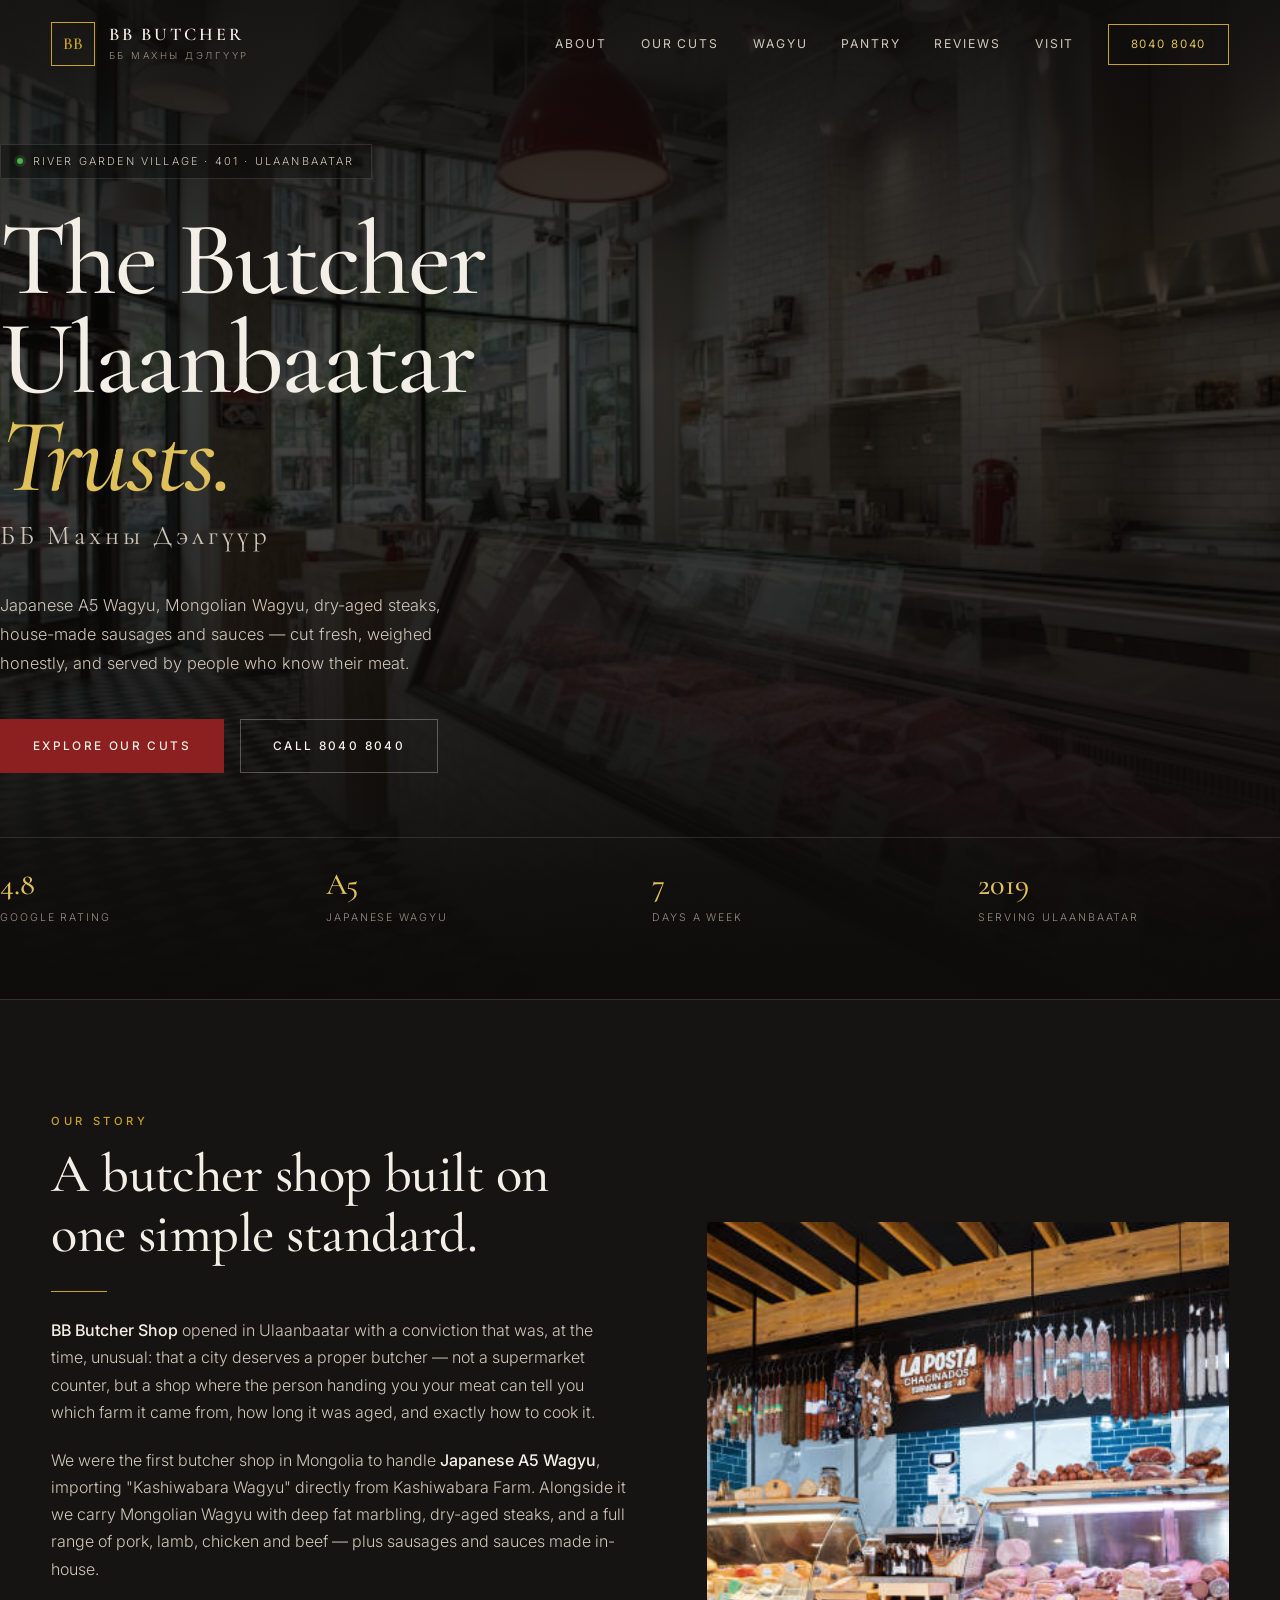
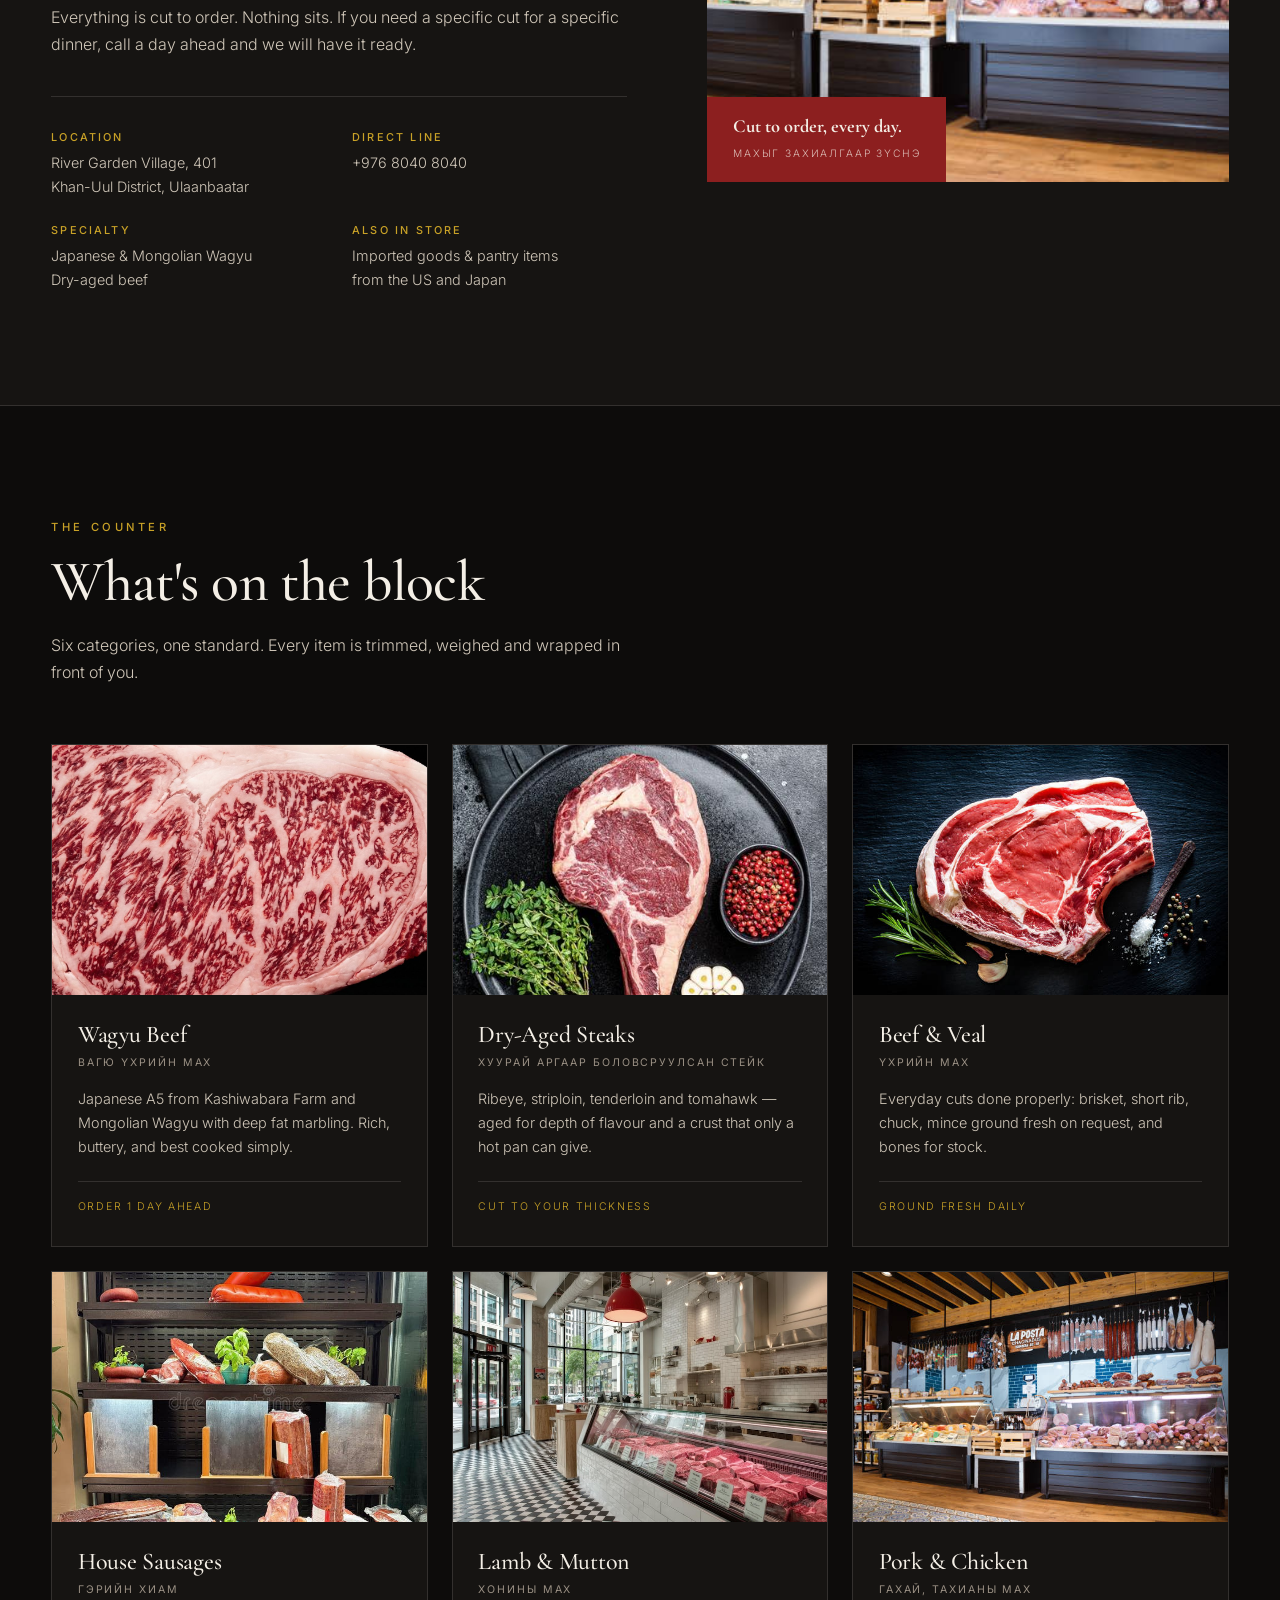
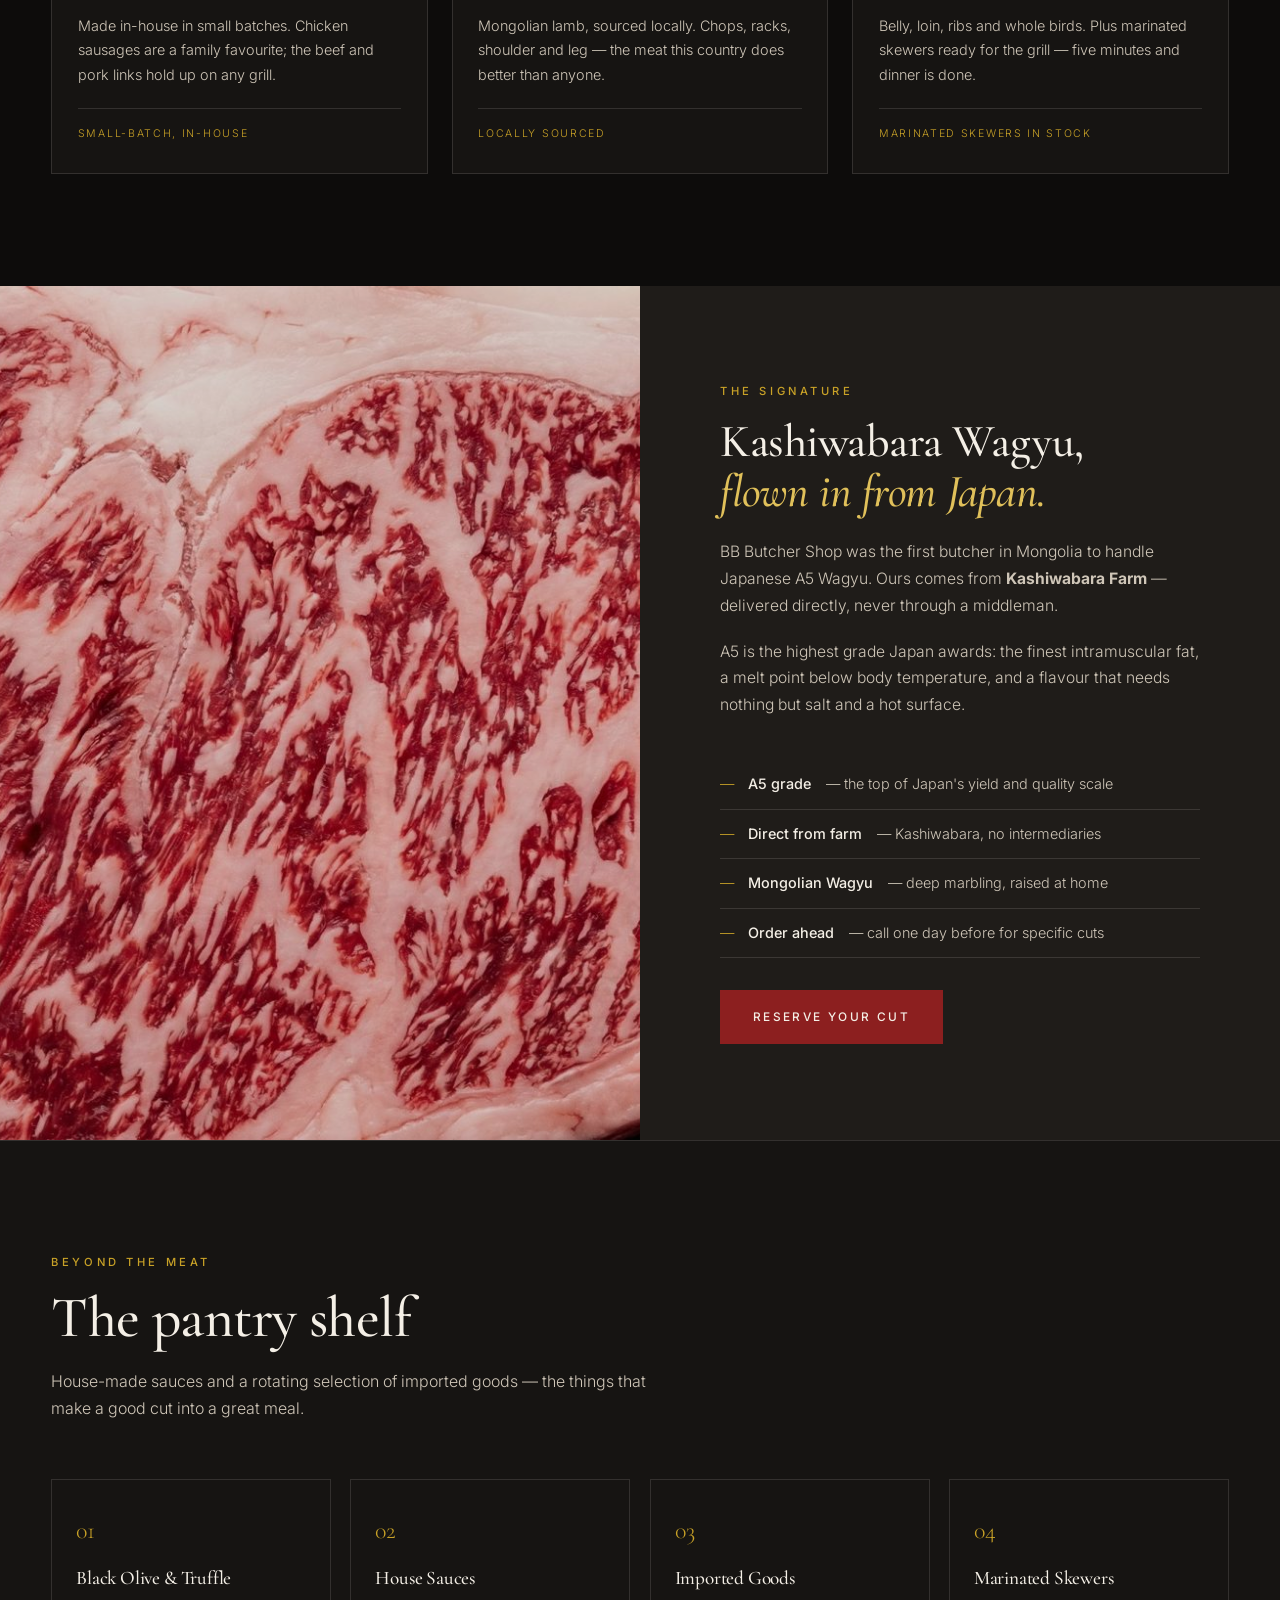
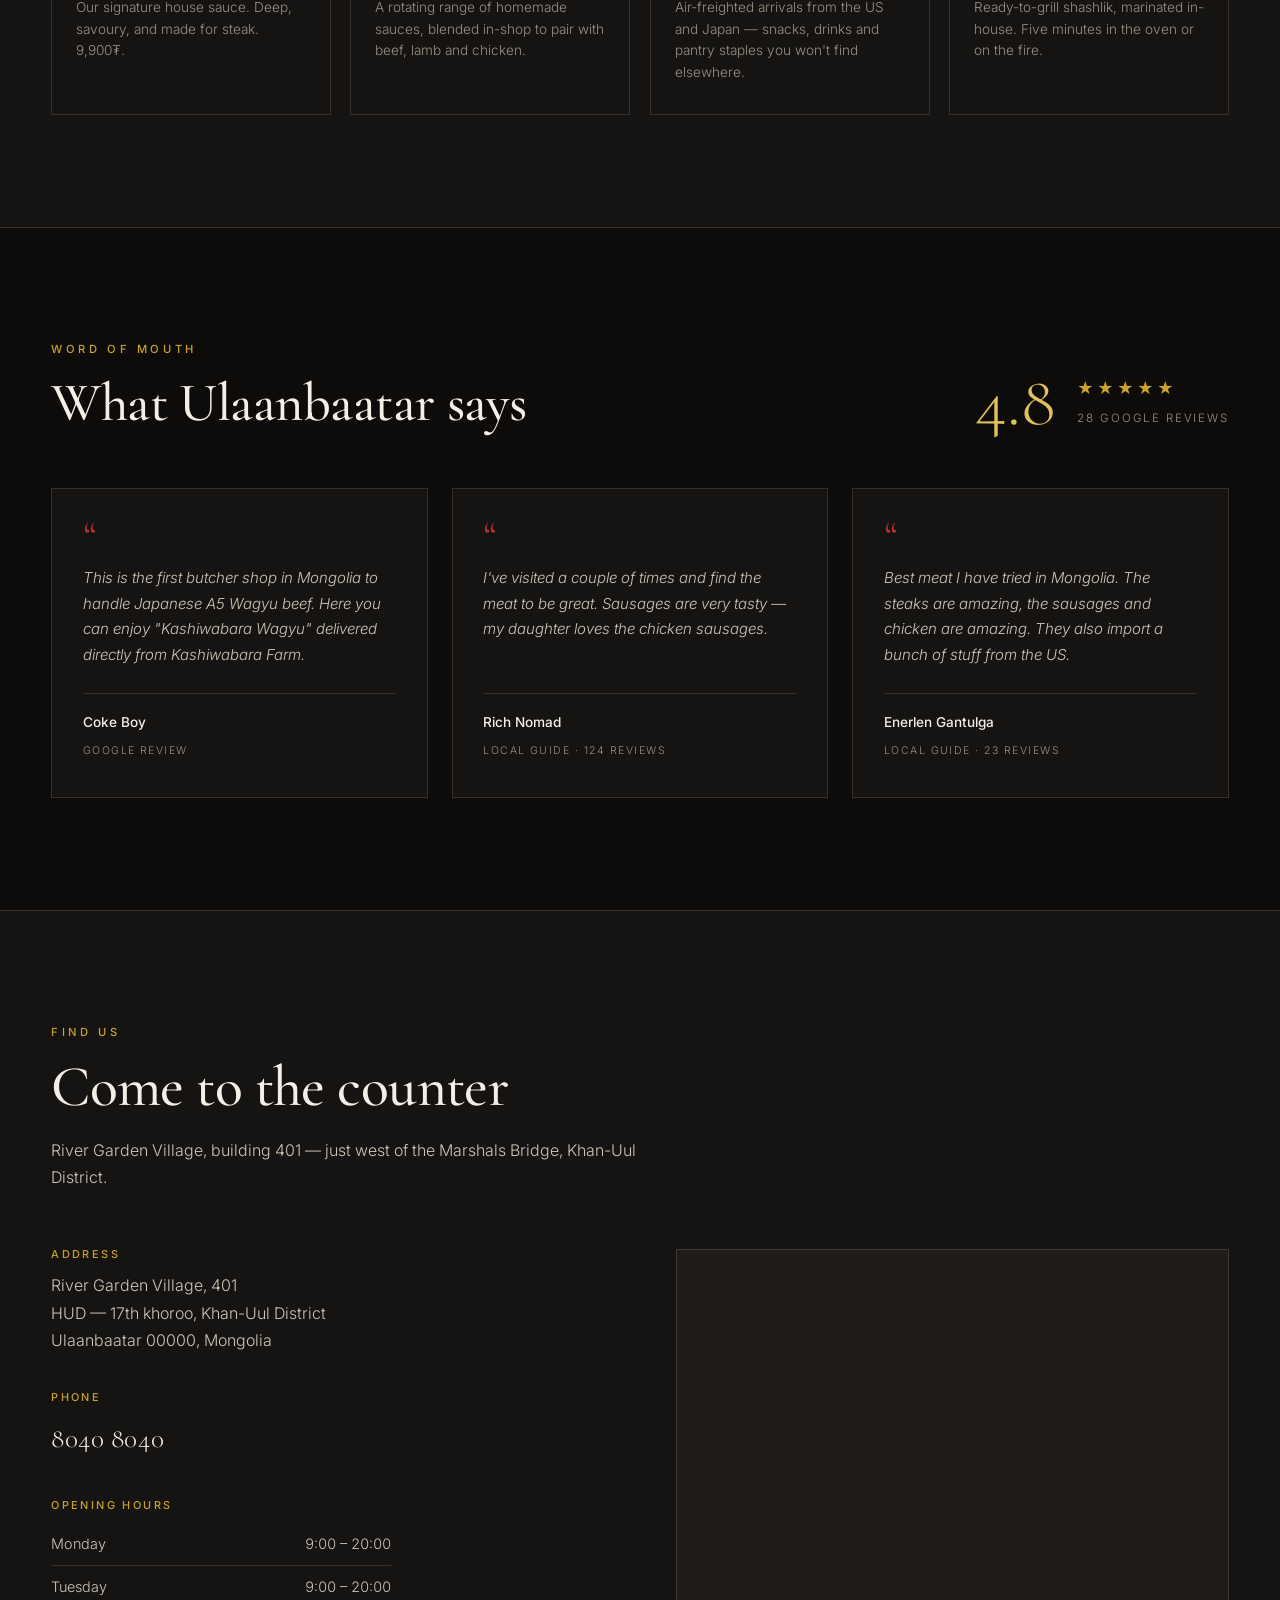
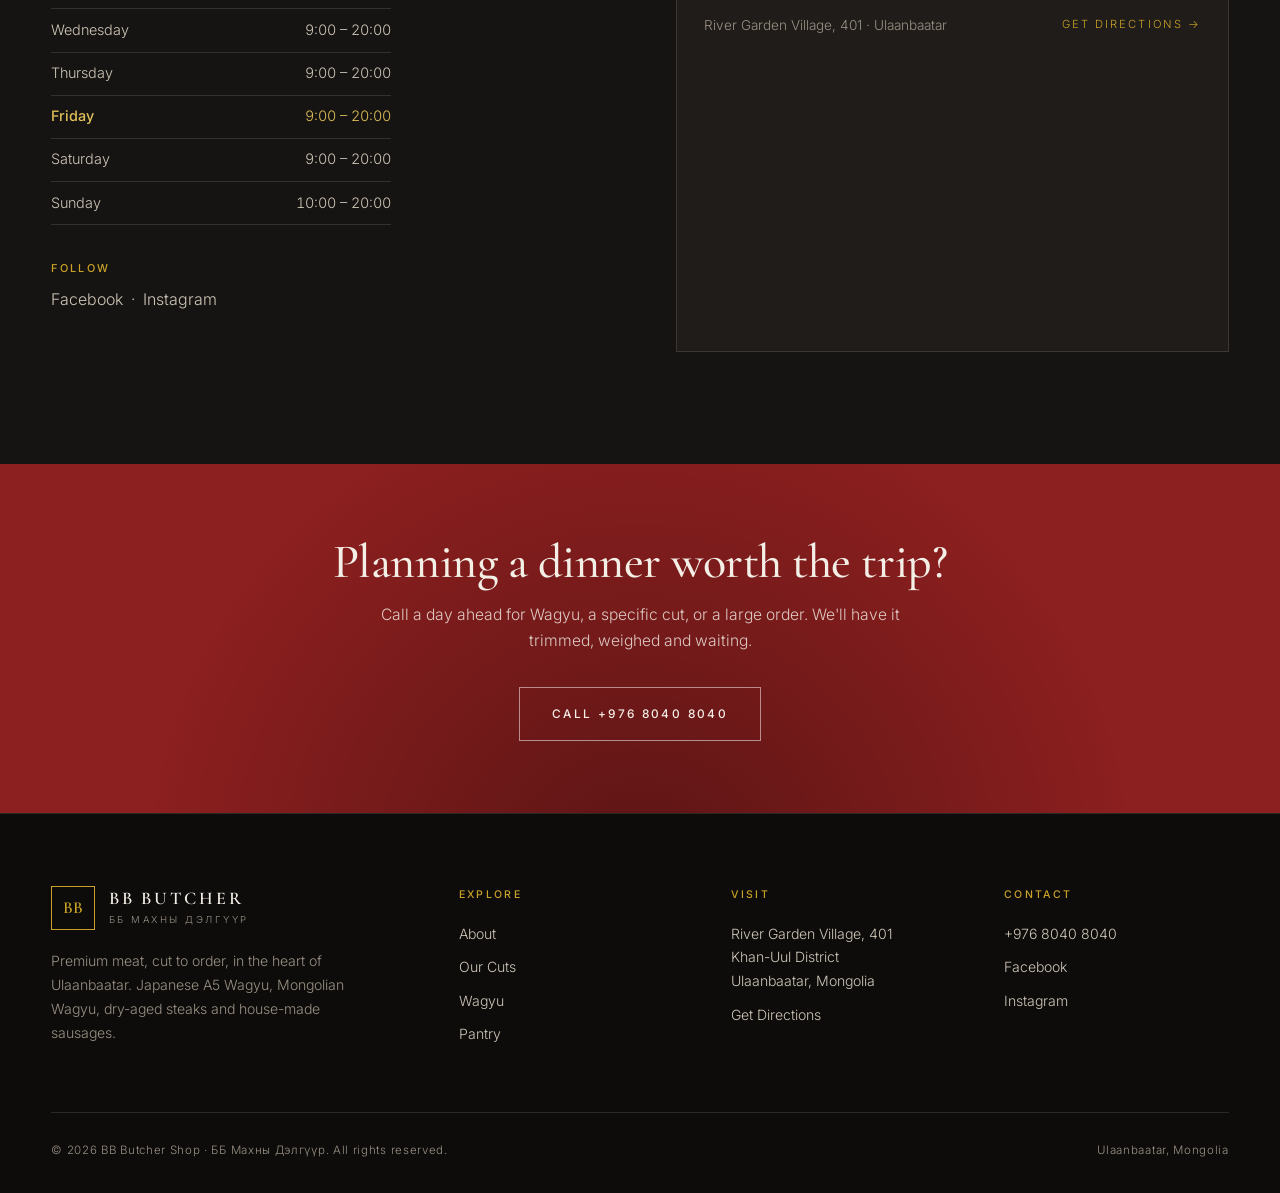
<file: bb-butcher-shop/index.html>
<!DOCTYPE html>
<html lang="en">
<head>
<meta charset="UTF-8">
<meta name="viewport" content="width=device-width, initial-scale=1.0">
<title>BB Butcher Shop — ББ Махны Дэлгүүр | Premium Meat, Ulaanbaatar</title>
<meta name="description" content="BB Butcher Shop (ББ Махны Дэлгүүр) — Ulaanbaatar's destination for Japanese A5 Wagyu, Mongolian Wagyu, dry-aged steaks, house-made sausages and sauces. River Garden Village, 401. Open daily. ☎ 8040 8040">
<link rel="preconnect" href="https://fonts.googleapis.com">
<link rel="preconnect" href="https://fonts.gstatic.com" crossorigin>
<link href="https://fonts.googleapis.com/css2?family=Cormorant+Garamond:wght@400;500;600;700&family=Inter:wght@300;400;500;600;700&display=swap" rel="stylesheet">
<link rel="stylesheet" href="css/styles.css">
</head>
<body>

<header id="hdr">
  <div class="wrap nav">
    <a href="#top" class="brand">
      <div class="brand-mark">BB</div>
      <div class="brand-txt">
        <strong>BB BUTCHER</strong>
        <span>ББ Махны Дэлгүүр</span>
      </div>
    </a>
    <nav class="nav-links" id="navlinks">
      <a href="#about">About</a>
      <a href="#cuts">Our Cuts</a>
      <a href="#wagyu">Wagyu</a>
      <a href="#pantry">Pantry</a>
      <a href="#reviews">Reviews</a>
      <a href="#visit">Visit</a>
      <a href="tel:+97680408040" class="nav-cta">8040 8040</a>
    </nav>
    <button class="burger" id="burger" aria-label="Menu" aria-expanded="false">
      <span></span><span></span><span></span>
    </button>
  </div>
</header>

<!-- HERO -->
<section class="hero" id="top">
  <div class="hero-bg">
    <img src="images/hero-shop.jpg" alt="BB Butcher Shop interior with glass display case of fresh meats">
  </div>
  <div class="wrap hero-inner">
    <div class="hero-badge"><span class="dot"></span> River Garden Village · 401 · Ulaanbaatar</div>
    <h1>The Butcher<br>Ulaanbaatar<br><em>Trusts.</em></h1>
    <div class="hero-mn">ББ Махны Дэлгүүр</div>
    <p class="hero-sub">
      Japanese A5 Wagyu, Mongolian Wagyu, dry-aged steaks, house-made sausages
      and sauces — cut fresh, weighed honestly, and served by people who know
      their meat.
    </p>
    <div class="hero-actions">
      <a href="#cuts" class="btn btn-solid">Explore Our Cuts</a>
      <a href="tel:+97680408040" class="btn btn-ghost">Call 8040 8040</a>
    </div>
    <div class="hero-strip">
      <div><strong>4.8</strong><span>Google Rating</span></div>
      <div><strong>A5</strong><span>Japanese Wagyu</span></div>
      <div><strong>7</strong><span>Days a Week</span></div>
      <div><strong>2019</strong><span>Serving Ulaanbaatar</span></div>
    </div>
  </div>
</section>

<!-- ABOUT -->
<section class="sec about" id="about">
  <div class="wrap about-grid">
    <div class="about-copy reveal">
      <div class="eyebrow">Our Story</div>
      <h2 style="font-size:clamp(2.1rem,4.4vw,3.4rem);margin:.9rem 0 1.4rem">A butcher shop built on<br>one simple standard.</h2>
      <div class="rule"></div>
      <p>
        <strong>BB Butcher Shop</strong> opened in Ulaanbaatar with a conviction that
        was, at the time, unusual: that a city deserves a proper butcher — not a
        supermarket counter, but a shop where the person handing you your meat can
        tell you which farm it came from, how long it was aged, and exactly how to
        cook it.
      </p>
      <p>
        We were the first butcher shop in Mongolia to handle <strong>Japanese A5 Wagyu</strong>,
        importing "Kashiwabara Wagyu" directly from Kashiwabara Farm. Alongside it we
        carry Mongolian Wagyu with deep fat marbling, dry-aged steaks, and a full
        range of pork, lamb, chicken and beef — plus sausages and sauces made in-house.
      </p>
      <p>
        Everything is cut to order. Nothing sits. If you need a specific cut for a
        specific dinner, call a day ahead and we will have it ready.
      </p>
      <div class="about-facts">
        <div>
          <h4>Location</h4>
          <p>River Garden Village, 401<br>Khan-Uul District, Ulaanbaatar</p>
        </div>
        <div>
          <h4>Direct Line</h4>
          <p><a href="tel:+97680408040">+976 8040 8040</a></p>
        </div>
        <div>
          <h4>Specialty</h4>
          <p>Japanese &amp; Mongolian Wagyu<br>Dry-aged beef</p>
        </div>
        <div>
          <h4>Also In Store</h4>
          <p>Imported goods &amp; pantry items<br>from the US and Japan</p>
        </div>
      </div>
    </div>
    <div class="about-media reveal">
      <div class="frame"></div>
      <img src="images/counter.jpg" alt="Premium meat and cheese display at BB Butcher Shop">
      <div class="tag">
        <strong>Cut to order, every day.</strong>
        <span>Махыг захиалгаар зүснэ</span>
      </div>
    </div>
  </div>
</section>

<!-- CUTS -->
<section class="sec" id="cuts">
  <div class="wrap">
    <div class="sec-head reveal">
      <div class="eyebrow">The Counter</div>
      <h2>What's on the block</h2>
      <p>Six categories, one standard. Every item is trimmed, weighed and wrapped in front of you.</p>
    </div>
    <div class="prod-grid">
      <article class="card reveal">
        <div class="card-img"><span class="num">01</span><img src="images/wagyu-marbling.jpg" alt="Marbled wagyu beef close-up"></div>
        <div class="card-body">
          <h3>Wagyu Beef</h3>
          <div class="mn">Вагю үхрийн мах</div>
          <p>Japanese A5 from Kashiwabara Farm and Mongolian Wagyu with deep fat marbling. Rich, buttery, and best cooked simply.</p>
          <div class="meta">Order 1 day ahead</div>
        </div>
      </article>
      <article class="card reveal">
        <div class="card-img"><span class="num">02</span><img src="images/steak-dark.jpg" alt="Dry-aged ribeye steak with herbs"></div>
        <div class="card-body">
          <h3>Dry-Aged Steaks</h3>
          <div class="mn">Хуурай аргаар боловсруулсан стейк</div>
          <p>Ribeye, striploin, tenderloin and tomahawk — aged for depth of flavour and a crust that only a hot pan can give.</p>
          <div class="meta">Cut to your thickness</div>
        </div>
      </article>
      <article class="card reveal">
        <div class="card-img"><span class="num">03</span><img src="images/ribeye.jpg" alt="Raw rib steak on black slate"></div>
        <div class="card-body">
          <h3>Beef &amp; Veal</h3>
          <div class="mn">Үхрийн мах</div>
          <p>Everyday cuts done properly: brisket, short rib, chuck, mince ground fresh on request, and bones for stock.</p>
          <div class="meta">Ground fresh daily</div>
        </div>
      </article>
      <article class="card reveal">
        <div class="card-img"><span class="num">04</span><img src="images/sausages.jpg" alt="Assorted cured meats and sausages on display"></div>
        <div class="card-body">
          <h3>House Sausages</h3>
          <div class="mn">Гэрийн хиам</div>
          <p>Made in-house in small batches. Chicken sausages are a family favourite; the beef and pork links hold up on any grill.</p>
          <div class="meta">Small-batch, in-house</div>
        </div>
      </article>
      <article class="card reveal">
        <div class="card-img"><span class="num">05</span><img src="images/hero-shop.jpg" alt="Butcher shop display case"></div>
        <div class="card-body">
          <h3>Lamb &amp; Mutton</h3>
          <div class="mn">Хонины мах</div>
          <p>Mongolian lamb, sourced locally. Chops, racks, shoulder and leg — the meat this country does better than anyone.</p>
          <div class="meta">Locally sourced</div>
        </div>
      </article>
      <article class="card reveal">
        <div class="card-img"><span class="num">06</span><img src="images/counter.jpg" alt="Deli counter with meats and cheeses"></div>
        <div class="card-body">
          <h3>Pork &amp; Chicken</h3>
          <div class="mn">Гахай, тахианы мах</div>
          <p>Belly, loin, ribs and whole birds. Plus marinated skewers ready for the grill — five minutes and dinner is done.</p>
          <div class="meta">Marinated skewers in stock</div>
        </div>
      </article>
    </div>
  </div>
</section>

<!-- WAGYU -->
<section class="wagyu" id="wagyu">
  <div class="wagyu-inner">
    <div class="wagyu-img">
      <img src="images/wagyu-marbling.jpg" alt="Close-up of intensely marbled wagyu beef">
    </div>
    <div class="wagyu-txt reveal">
      <div class="eyebrow">The Signature</div>
      <h2>Kashiwabara Wagyu,<br><em>flown in from Japan.</em></h2>
      <p>
        BB Butcher Shop was the first butcher in Mongolia to handle Japanese A5 Wagyu.
        Ours comes from <strong>Kashiwabara Farm</strong> — delivered directly, never through
        a middleman.
      </p>
      <p>
        A5 is the highest grade Japan awards: the finest intramuscular fat, a melt
        point below body temperature, and a flavour that needs nothing but salt and
        a hot surface.
      </p>
      <ul class="wagyu-list">
        <li><strong>A5 grade</strong> — the top of Japan's yield and quality scale</li>
        <li><strong>Direct from farm</strong> — Kashiwabara, no intermediaries</li>
        <li><strong>Mongolian Wagyu</strong> — deep marbling, raised at home</li>
        <li><strong>Order ahead</strong> — call one day before for specific cuts</li>
      </ul>
      <a href="tel:+97680408040" class="btn btn-solid" style="align-self:flex-start">Reserve Your Cut</a>
    </div>
  </div>
</section>

<!-- PANTRY -->
<section class="sec pantry" id="pantry">
  <div class="wrap">
    <div class="sec-head reveal">
      <div class="eyebrow">Beyond the Meat</div>
      <h2>The pantry shelf</h2>
      <p>House-made sauces and a rotating selection of imported goods — the things that make a good cut into a great meal.</p>
    </div>
    <div class="pantry-grid">
      <div class="pantry-item reveal">
        <span class="ico">01</span>
        <h4>Black Olive &amp; Truffle</h4>
        <p>Our signature house sauce. Deep, savoury, and made for steak. 9,900₮.</p>
      </div>
      <div class="pantry-item reveal">
        <span class="ico">02</span>
        <h4>House Sauces</h4>
        <p>A rotating range of homemade sauces, blended in-shop to pair with beef, lamb and chicken.</p>
      </div>
      <div class="pantry-item reveal">
        <span class="ico">03</span>
        <h4>Imported Goods</h4>
        <p>Air-freighted arrivals from the US and Japan — snacks, drinks and pantry staples you won't find elsewhere.</p>
      </div>
      <div class="pantry-item reveal">
        <span class="ico">04</span>
        <h4>Marinated Skewers</h4>
        <p>Ready-to-grill shashlik, marinated in-house. Five minutes in the oven or on the fire.</p>
      </div>
    </div>
  </div>
</section>

<!-- REVIEWS -->
<section class="sec reviews" id="reviews">
  <div class="wrap">
    <div class="rev-top reveal">
      <div>
        <div class="eyebrow">Word of Mouth</div>
        <h2 style="font-size:clamp(2.1rem,4.4vw,3.4rem);margin-top:.9rem">What Ulaanbaatar says</h2>
      </div>
      <div class="score">
        <div class="big">4.8</div>
        <div>
          <div class="stars">★★★★★</div>
          <div class="cnt">28 Google reviews</div>
        </div>
      </div>
    </div>
    <div class="rev-grid">
      <div class="rev reveal">
        <div class="q">&ldquo;</div>
        <p>This is the first butcher shop in Mongolia to handle Japanese A5 Wagyu beef. Here you can enjoy "Kashiwabara Wagyu" delivered directly from Kashiwabara Farm.</p>
        <div class="who"><strong>Coke Boy</strong><span>Google Review</span></div>
      </div>
      <div class="rev reveal">
        <div class="q">&ldquo;</div>
        <p>I've visited a couple of times and find the meat to be great. Sausages are very tasty — my daughter loves the chicken sausages.</p>
        <div class="who"><strong>Rich Nomad</strong><span>Local Guide · 124 reviews</span></div>
      </div>
      <div class="rev reveal">
        <div class="q">&ldquo;</div>
        <p>Best meat I have tried in Mongolia. The steaks are amazing, the sausages and chicken are amazing. They also import a bunch of stuff from the US.</p>
        <div class="who"><strong>Enerlen Gantulga</strong><span>Local Guide · 23 reviews</span></div>
      </div>
    </div>
  </div>
</section>

<!-- VISIT -->
<section class="sec visit" id="visit">
  <div class="wrap">
    <div class="sec-head reveal">
      <div class="eyebrow">Find Us</div>
      <h2>Come to the counter</h2>
      <p>River Garden Village, building 401 — just west of the Marshals Bridge, Khan-Uul District.</p>
    </div>
    <div class="visit-grid">
      <div class="reveal">
        <div class="info-block">
          <h4>Address</h4>
          <p>River Garden Village, 401<br>HUD — 17th khoroo, Khan-Uul District<br>Ulaanbaatar 00000, Mongolia</p>
        </div>
        <div class="info-block">
          <h4>Phone</h4>
          <a href="tel:+97680408040" class="big-link">8040 8040</a>
        </div>
        <div class="info-block">
          <h4>Opening Hours</h4>
          <ul class="hours" id="hours">
            <li data-day="1"><span>Monday</span><span>9:00 – 20:00</span></li>
            <li data-day="2"><span>Tuesday</span><span>9:00 – 20:00</span></li>
            <li data-day="3"><span>Wednesday</span><span>9:00 – 20:00</span></li>
            <li data-day="4"><span>Thursday</span><span>9:00 – 20:00</span></li>
            <li data-day="5"><span>Friday</span><span>9:00 – 20:00</span></li>
            <li data-day="6"><span>Saturday</span><span>9:00 – 20:00</span></li>
            <li data-day="0"><span>Sunday</span><span>10:00 – 20:00</span></li>
          </ul>
        </div>
        <div class="info-block">
          <h4>Follow</h4>
          <p>
            <a href="https://www.facebook.com/Bbbutchershop" target="_blank" rel="noopener">Facebook</a> &nbsp;·&nbsp;
            <a href="https://www.instagram.com/bbbutchershop_mongolia" target="_blank" rel="noopener">Instagram</a>
          </p>
        </div>
      </div>
      <div class="map-card reveal">
        <iframe
          src="https://www.google.com/maps?q=47.8908012,106.9280192&z=16&output=embed"
          title="BB Butcher Shop location on Google Maps"
          loading="lazy"
          referrerpolicy="no-referrer-when-downgrade"></iframe>
        <div class="map-foot">
          <p>River Garden Village, 401 · Ulaanbaatar</p>
          <a href="https://maps.app.goo.gl/WXPs1YMDZoMvpVxRA" target="_blank" rel="noopener">Get Directions →</a>
        </div>
      </div>
    </div>
  </div>
</section>

<!-- CTA BAND -->
<section class="band">
  <div class="wrap">
    <h2>Planning a dinner worth the trip?</h2>
    <p>Call a day ahead for Wagyu, a specific cut, or a large order. We'll have it trimmed, weighed and waiting.</p>
    <a href="tel:+97680408040" class="btn btn-ghost">Call +976 8040 8040</a>
  </div>
</section>

<!-- FOOTER -->
<footer>
  <div class="wrap">
    <div class="foot-grid">
      <div class="foot-brand">
        <a href="#top" class="brand">
          <div class="brand-mark">BB</div>
          <div class="brand-txt">
            <strong>BB BUTCHER</strong>
            <span>ББ Махны Дэлгүүр</span>
          </div>
        </a>
        <p>Premium meat, cut to order, in the heart of Ulaanbaatar. Japanese A5 Wagyu, Mongolian Wagyu, dry-aged steaks and house-made sausages.</p>
      </div>
      <div class="foot-col">
        <h5>Explore</h5>
        <a href="#about">About</a>
        <a href="#cuts">Our Cuts</a>
        <a href="#wagyu">Wagyu</a>
        <a href="#pantry">Pantry</a>
      </div>
      <div class="foot-col">
        <h5>Visit</h5>
        <p>River Garden Village, 401<br>Khan-Uul District<br>Ulaanbaatar, Mongolia</p>
        <a href="https://maps.app.goo.gl/WXPs1YMDZoMvpVxRA" target="_blank" rel="noopener">Get Directions</a>
      </div>
      <div class="foot-col">
        <h5>Contact</h5>
        <a href="tel:+97680408040">+976 8040 8040</a>
        <a href="https://www.facebook.com/Bbbutchershop" target="_blank" rel="noopener">Facebook</a>
        <a href="https://www.instagram.com/bbbutchershop_mongolia" target="_blank" rel="noopener">Instagram</a>
      </div>
    </div>
    <div class="foot-bottom">
      <span>© <span id="yr">2026</span> BB Butcher Shop · ББ Махны Дэлгүүр. All rights reserved.</span>
      <span>Ulaanbaatar, Mongolia</span>
    </div>
  </div>
</footer>

<script src="js/main.js" defer></script>
</body>
</html>
</file>
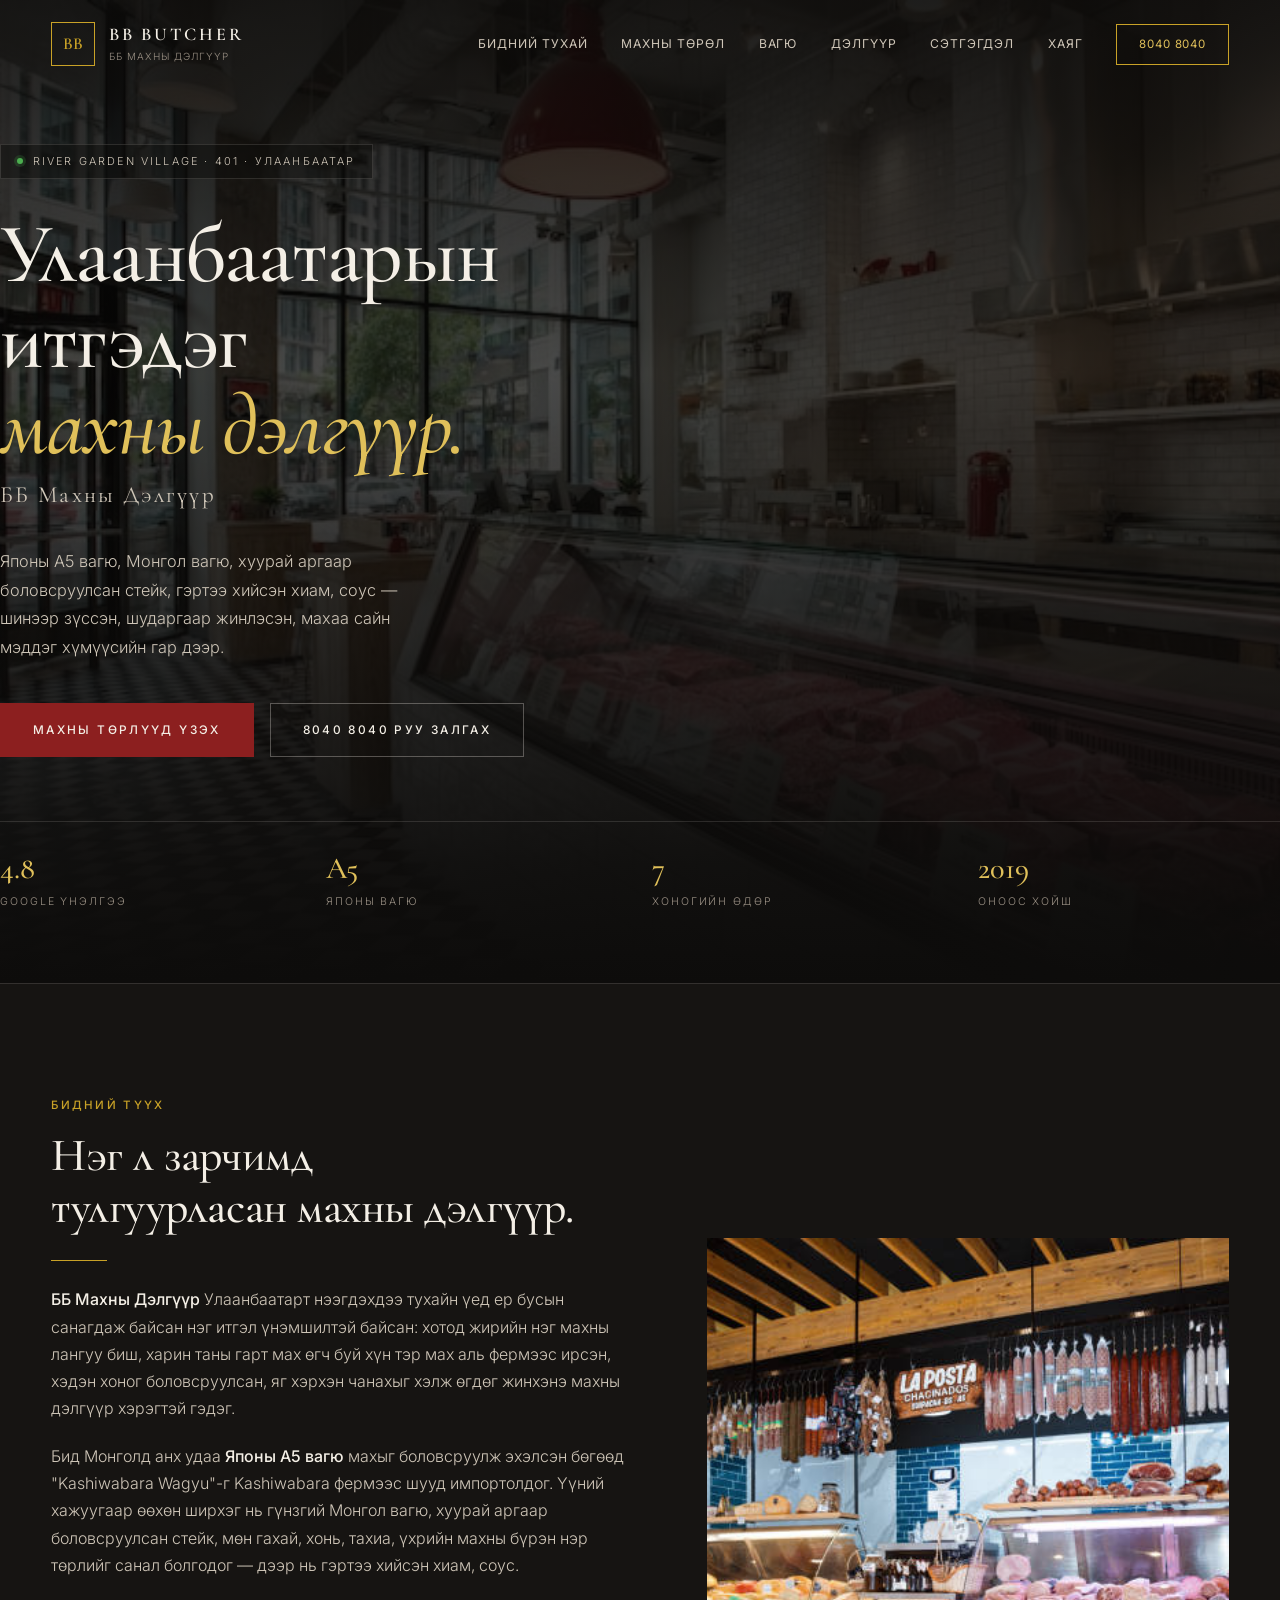
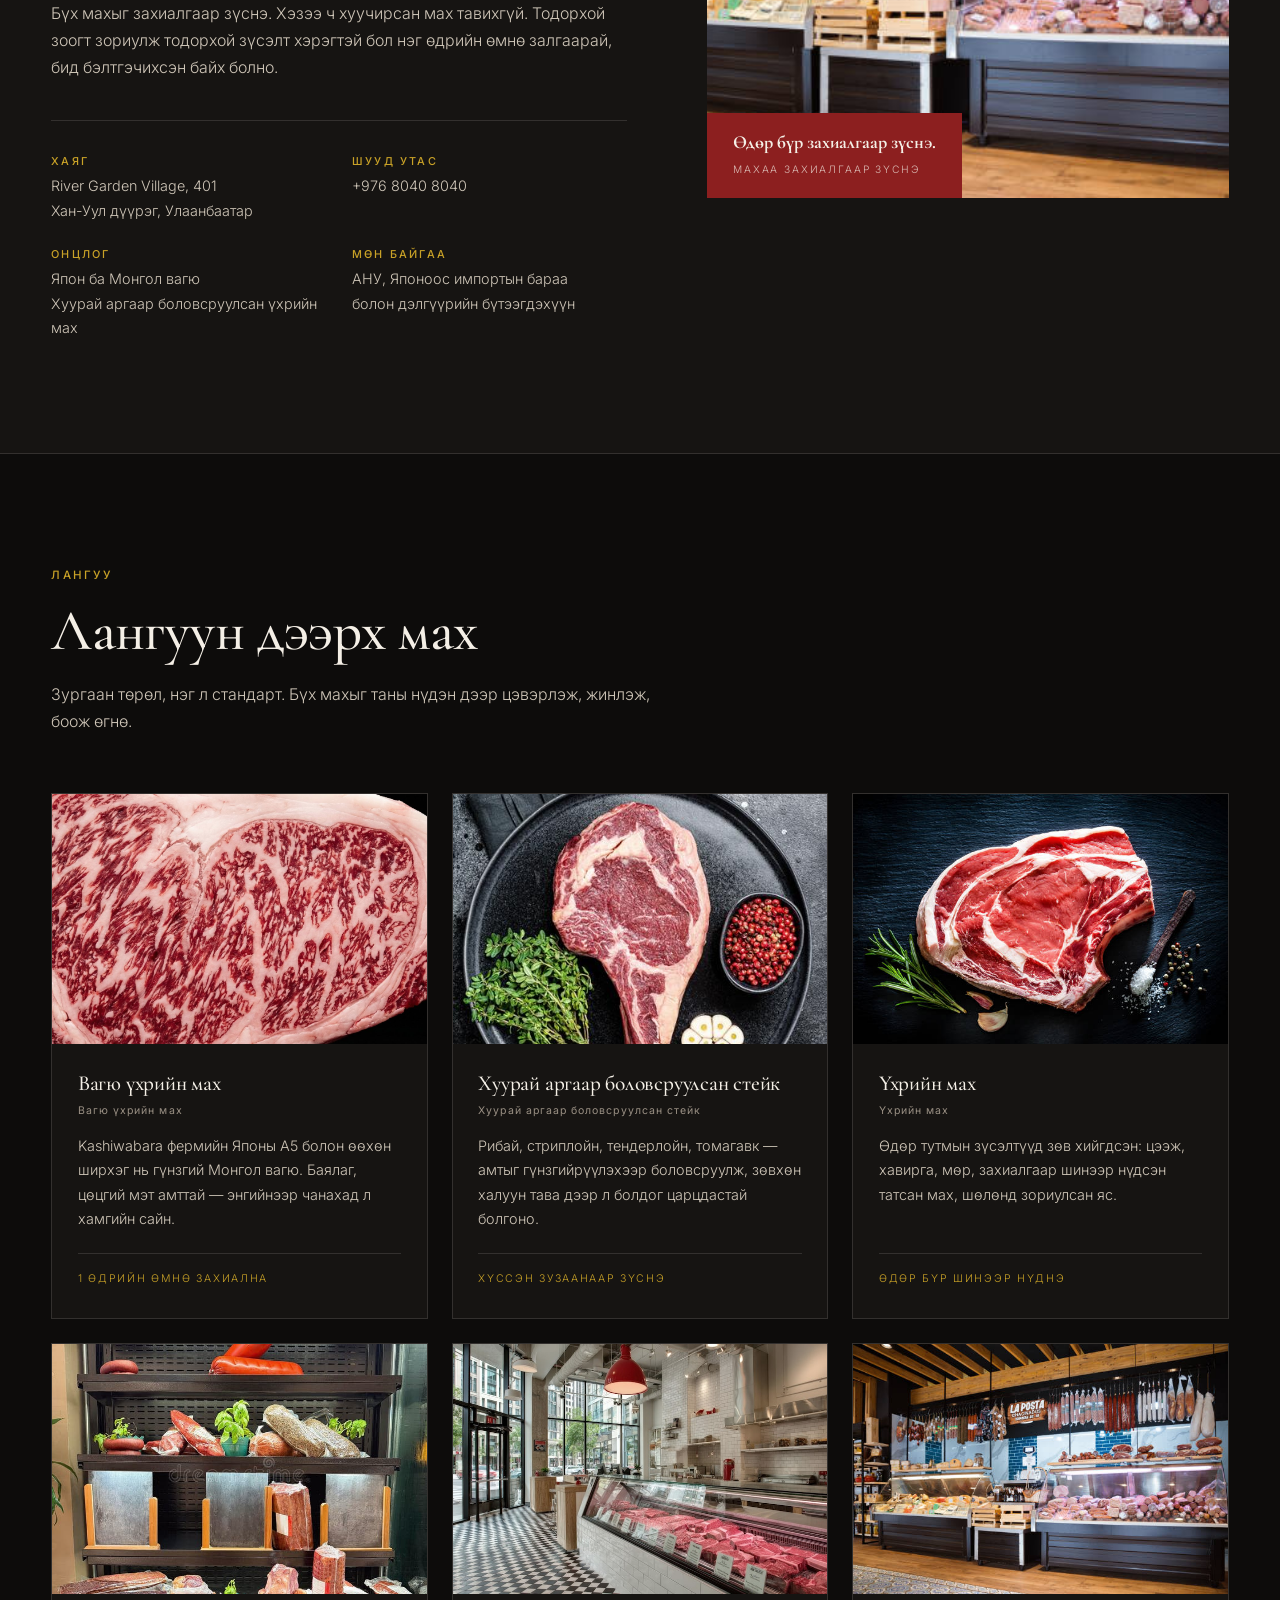
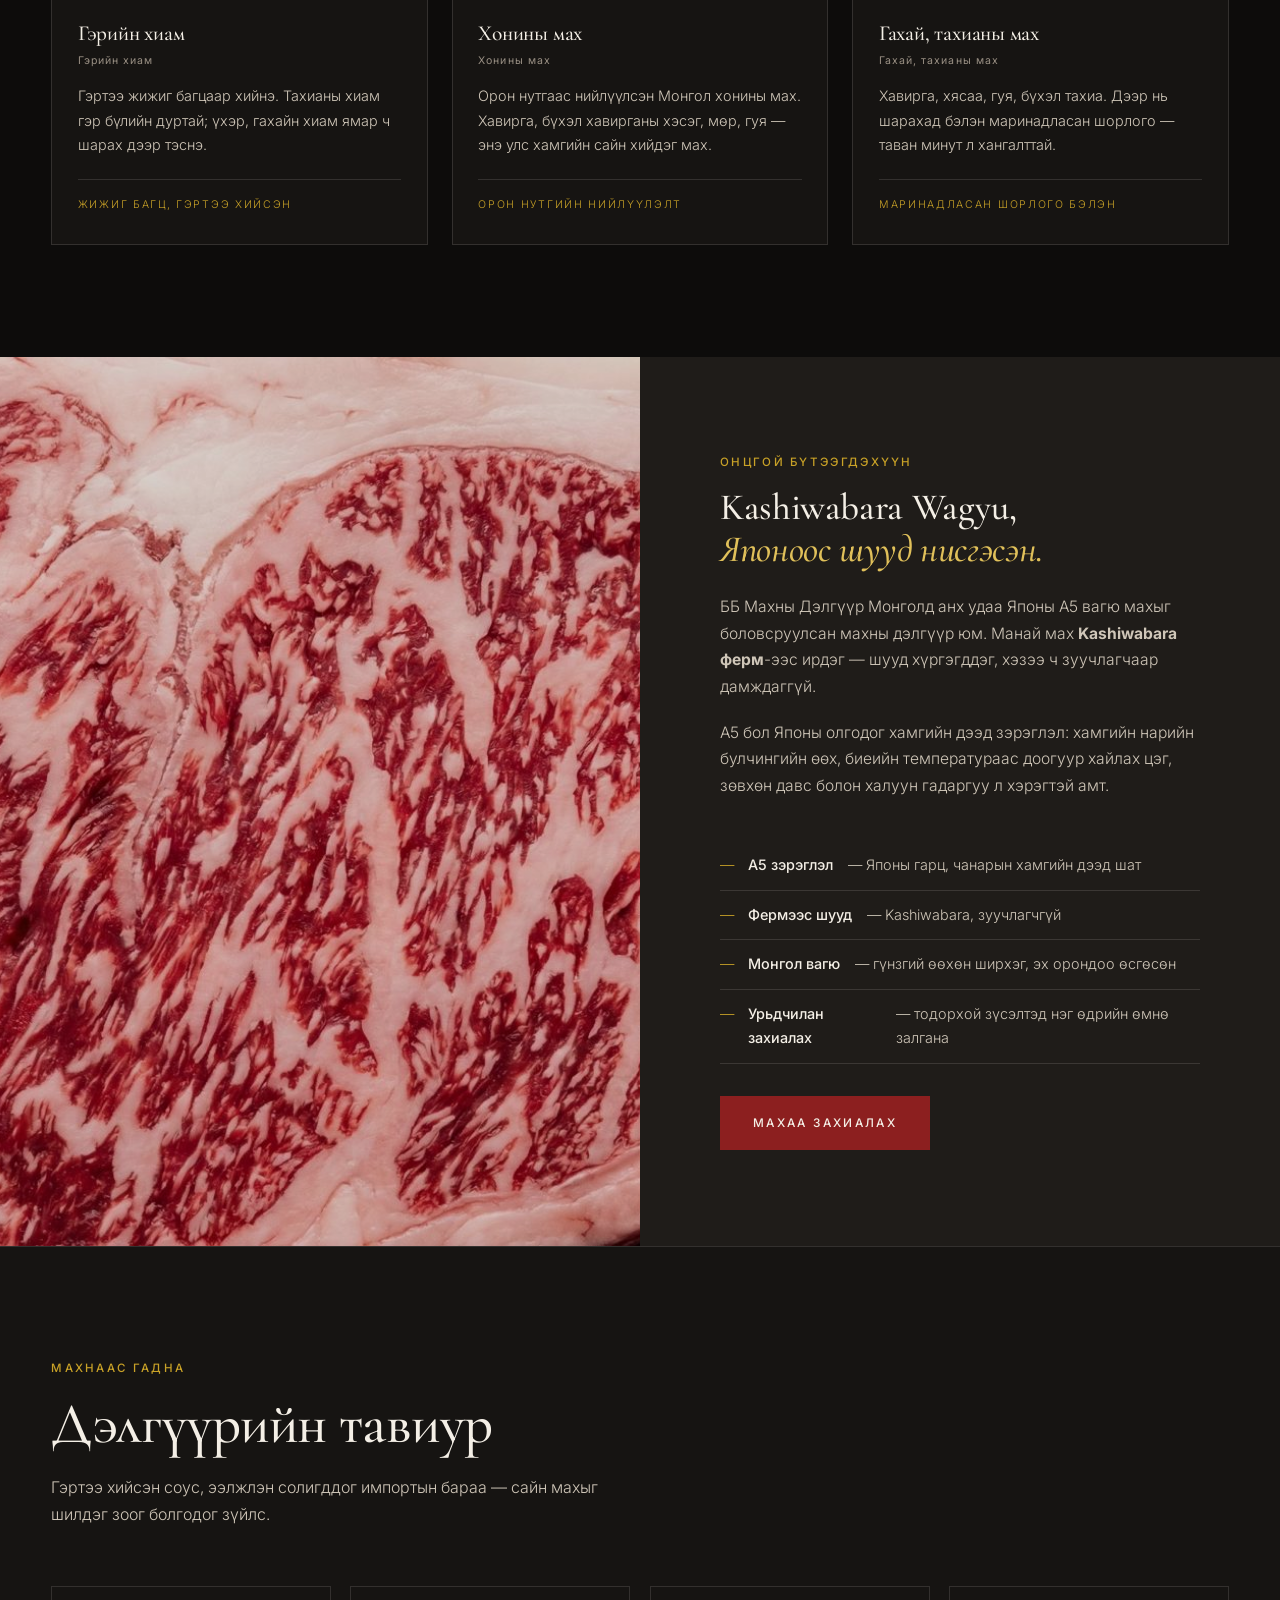
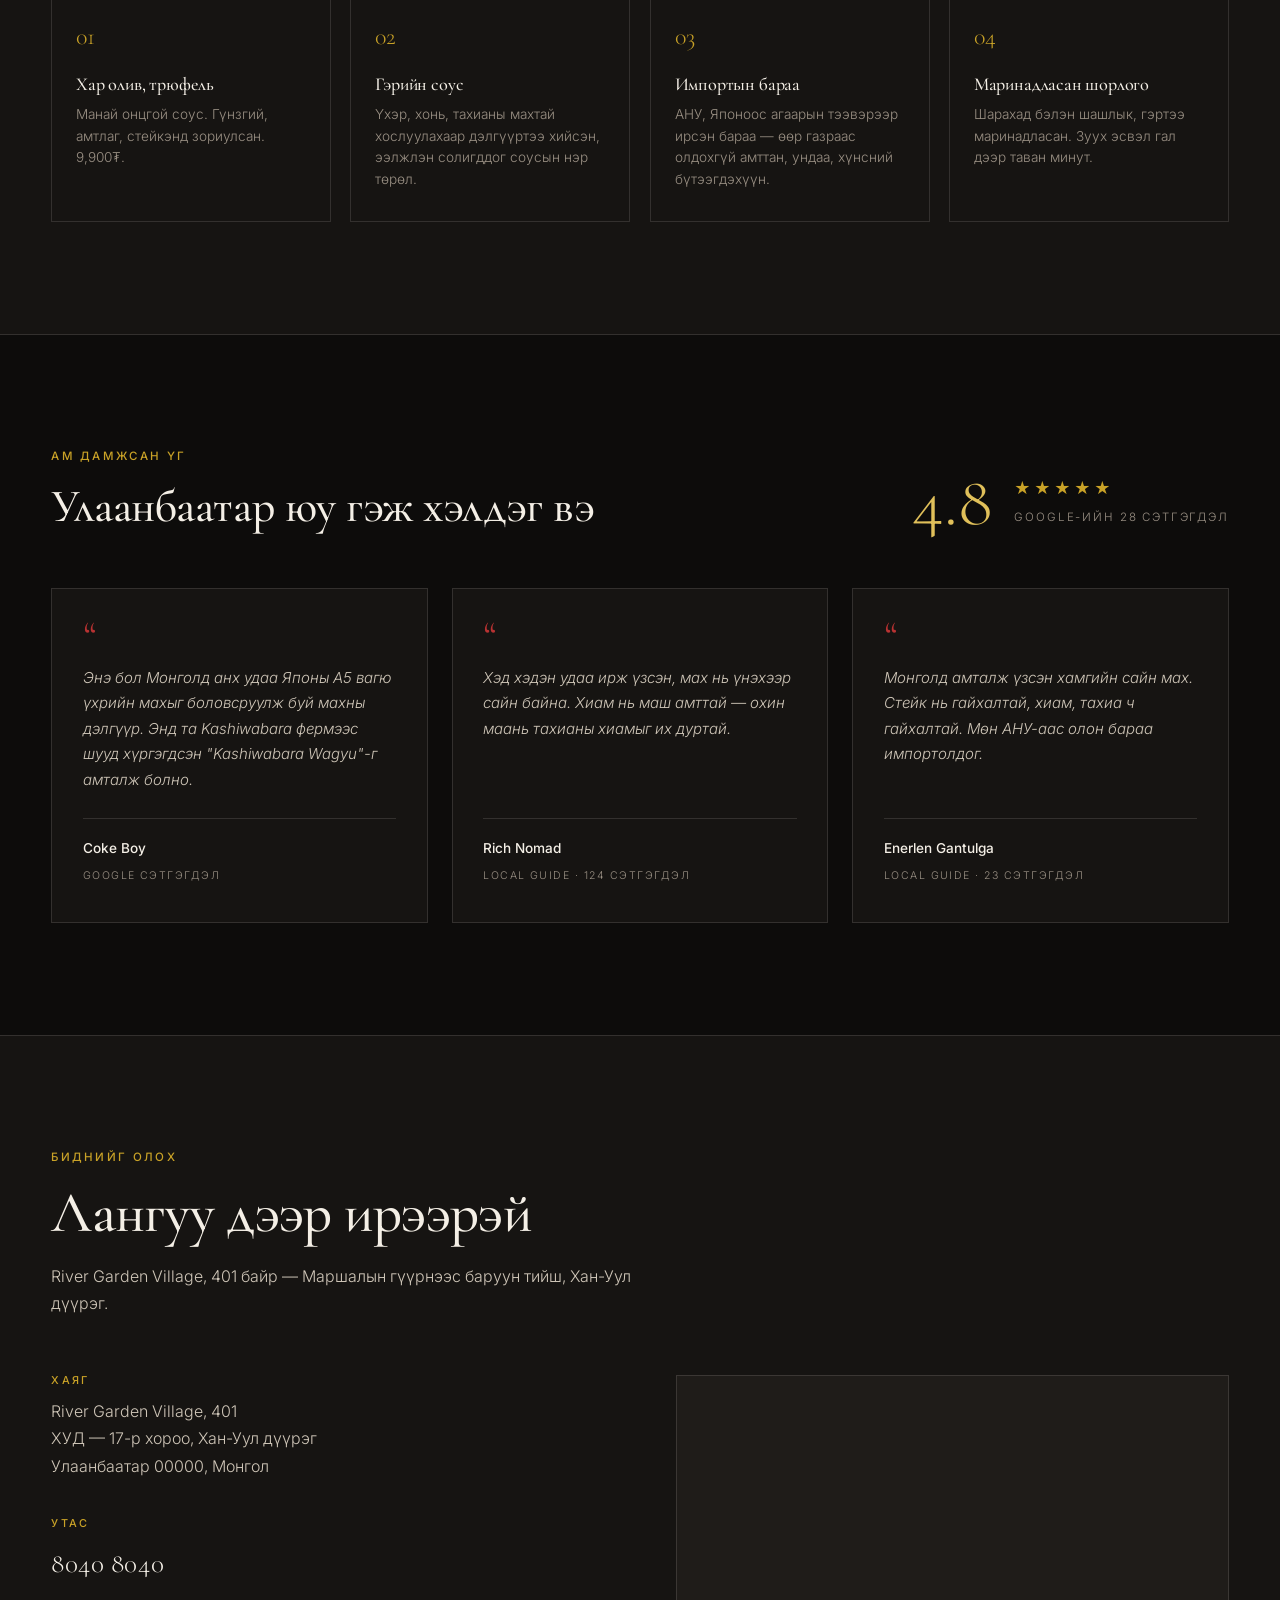
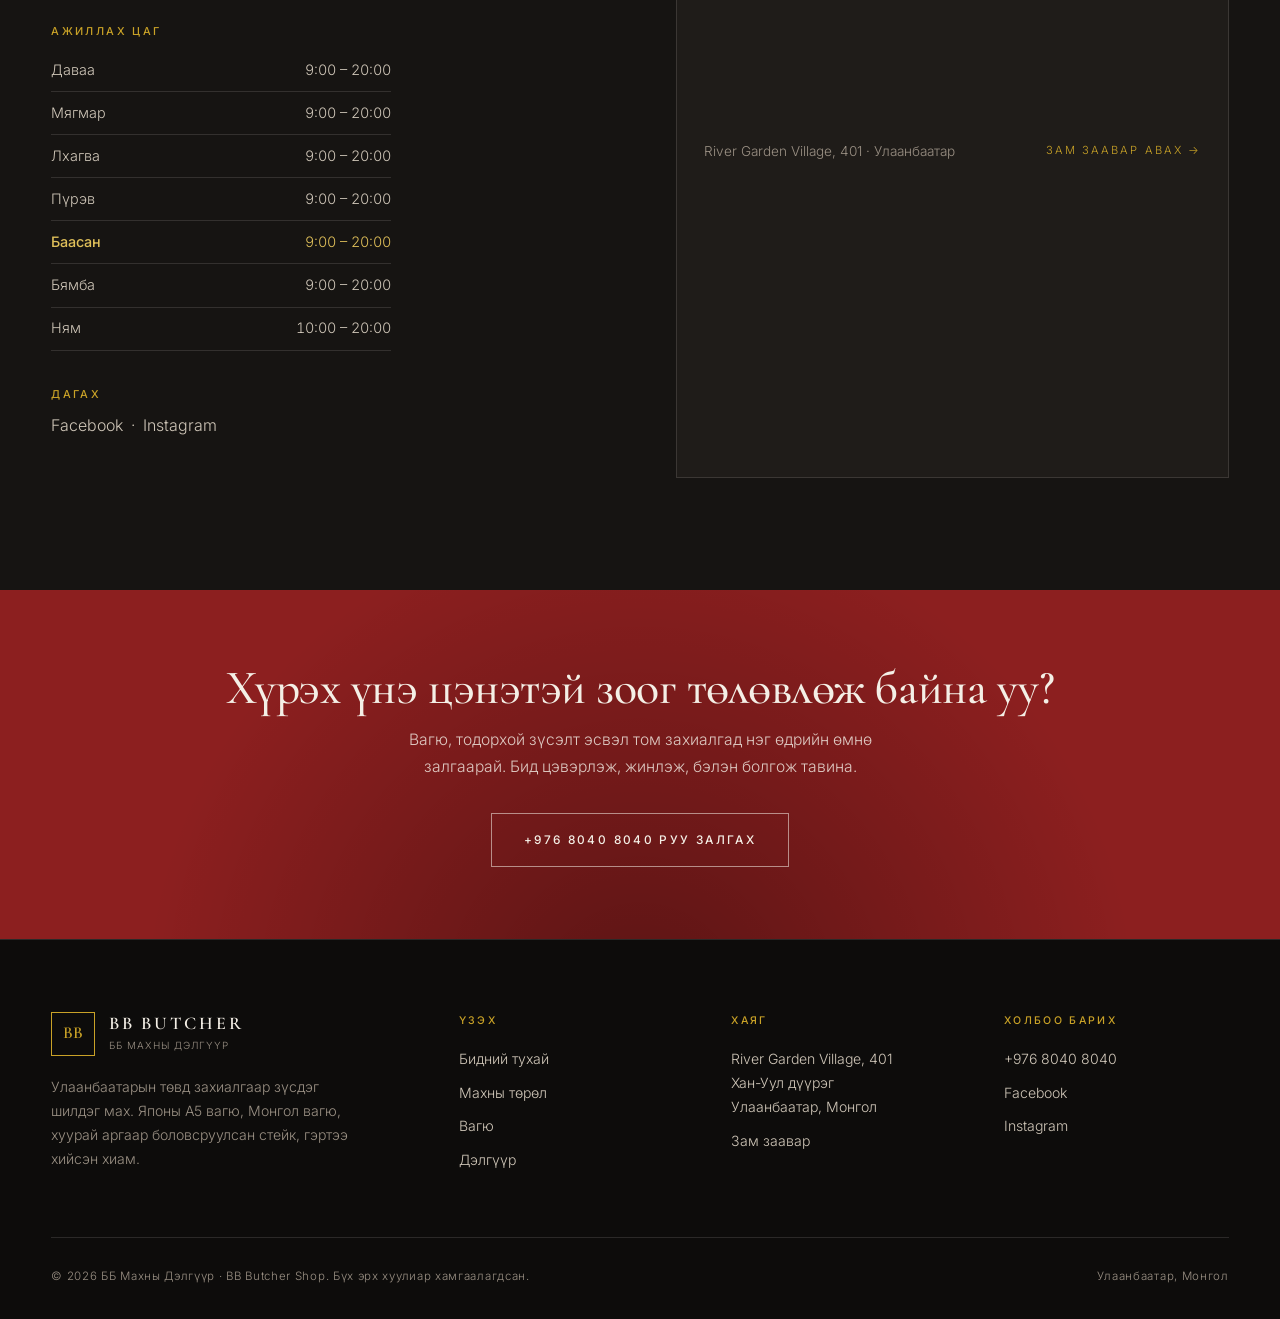
<file: bb-butcher-shop-mn-website/bb-butcher-shop-mn/index.html>
<!DOCTYPE html>
<html lang="mn">
<head>
<meta charset="UTF-8">
<meta name="viewport" content="width=device-width, initial-scale=1.0">
<title>ББ Махны Дэлгүүр — BB Butcher Shop | Улаанбаатарын шилдэг мах</title>
<meta name="description" content="ББ Махны Дэлгүүр (BB Butcher Shop) — Японы A5 вагю, Монгол вагю, хуурай аргаар боловсруулсан стейк, гэртээ хийсэн хиам, соус. River Garden Village, 401. Өдөр бүр нээлттэй. ☎ 8040 8040">
<link rel="preconnect" href="https://fonts.googleapis.com">
<link rel="preconnect" href="https://fonts.gstatic.com" crossorigin>
<link href="https://fonts.googleapis.com/css2?family=Cormorant+Garamond:wght@400;500;600;700&family=Inter:wght@300;400;500;600;700&display=swap" rel="stylesheet">
<link rel="stylesheet" href="css/styles.css">
</head>
<body>

<header id="hdr">
  <div class="wrap nav">
    <a href="#top" class="brand">
      <div class="brand-mark">BB</div>
      <div class="brand-txt">
        <strong>BB BUTCHER</strong>
        <span>ББ Махны Дэлгүүр</span>
      </div>
    </a>
    <nav class="nav-links" id="navlinks">
      <a href="#about">Бидний тухай</a>
      <a href="#cuts">Махны төрөл</a>
      <a href="#wagyu">Вагю</a>
      <a href="#pantry">Дэлгүүр</a>
      <a href="#reviews">Сэтгэгдэл</a>
      <a href="#visit">Хаяг</a>
      <a href="tel:+97680408040" class="nav-cta">8040 8040</a>
    </nav>
    <button class="burger" id="burger" aria-label="Цэс" aria-expanded="false">
      <span></span><span></span><span></span>
    </button>
  </div>
</header>

<!-- HERO -->
<section class="hero" id="top">
  <div class="hero-bg">
    <img src="images/hero-shop.jpg" alt="ББ Махны Дэлгүүрийн шилэн лангуу, шинэ махны дэлгэц">
  </div>
  <div class="wrap hero-inner">
    <div class="hero-badge"><span class="dot"></span> River Garden Village · 401 · Улаанбаатар</div>
    <h1>Улаанбаатарын<br>итгэдэг<br><em>махны дэлгүүр.</em></h1>
    <div class="hero-mn">ББ Махны Дэлгүүр</div>
    <p class="hero-sub">
      Японы A5 вагю, Монгол вагю, хуурай аргаар боловсруулсан стейк, гэртээ
      хийсэн хиам, соус — шинээр зүссэн, шударгаар жинлэсэн, махаа сайн
      мэддэг хүмүүсийн гар дээр.
    </p>
    <div class="hero-actions">
      <a href="#cuts" class="btn btn-solid">Махны төрлүүд үзэх</a>
      <a href="tel:+97680408040" class="btn btn-ghost">8040 8040 руу залгах</a>
    </div>
    <div class="hero-strip">
      <div><strong>4.8</strong><span>Google үнэлгээ</span></div>
      <div><strong>A5</strong><span>Японы вагю</span></div>
      <div><strong>7</strong><span>Хоногийн өдөр</span></div>
      <div><strong>2019</strong><span>оноос хойш</span></div>
    </div>
  </div>
</section>

<!-- ABOUT -->
<section class="sec about" id="about">
  <div class="wrap about-grid">
    <div class="about-copy reveal">
      <div class="eyebrow">Бидний түүх</div>
      <h2 style="font-size:clamp(1.85rem,3.8vw,2.9rem);line-height:1.12;margin:.9rem 0 1.4rem">Нэг л зарчимд<br>тулгуурласан махны дэлгүүр.</h2>
      <div class="rule"></div>
      <p>
        <strong>ББ Махны Дэлгүүр</strong> Улаанбаатарт нээгдэхдээ тухайн үед
        ер бусын санагдаж байсан нэг итгэл үнэмшилтэй байсан: хотод жирийн
        нэг махны лангуу биш, харин таны гарт мах өгч буй хүн тэр мах аль
        фермээс ирсэн, хэдэн хоног боловсруулсан, яг хэрхэн чанахыг хэлж
        өгдөг жинхэнэ махны дэлгүүр хэрэгтэй гэдэг.
      </p>
      <p>
        Бид Монголд анх удаа <strong>Японы A5 вагю</strong> махыг
        боловсруулж эхэлсэн бөгөөд "Kashiwabara Wagyu"-г Kashiwabara фермээс
        шууд импортолдог. Үүний хажуугаар өөхөн ширхэг нь гүнзгий Монгол
        вагю, хуурай аргаар боловсруулсан стейк, мөн гахай, хонь, тахиа,
        үхрийн махны бүрэн нэр төрлийг санал болгодог — дээр нь гэртээ
        хийсэн хиам, соус.
      </p>
      <p>
        Бүх махыг захиалгаар зүснэ. Хэзээ ч хуучирсан мах тавихгүй. Тодорхой
        зоогт зориулж тодорхой зүсэлт хэрэгтэй бол нэг өдрийн өмнө залгаарай,
        бид бэлтгэчихсэн байх болно.
      </p>
      <div class="about-facts">
        <div>
          <h4>Хаяг</h4>
          <p>River Garden Village, 401<br>Хан-Уул дүүрэг, Улаанбаатар</p>
        </div>
        <div>
          <h4>Шууд утас</h4>
          <p><a href="tel:+97680408040">+976 8040 8040</a></p>
        </div>
        <div>
          <h4>Онцлог</h4>
          <p>Япон ба Монгол вагю<br>Хуурай аргаар боловсруулсан үхрийн мах</p>
        </div>
        <div>
          <h4>Мөн байгаа</h4>
          <p>АНУ, Японоос импортын бараа<br>болон дэлгүүрийн бүтээгдэхүүн</p>
        </div>
      </div>
    </div>
    <div class="about-media reveal">
      <div class="frame"></div>
      <img src="images/counter.jpg" alt="ББ Махны Дэлгүүрийн мах, бяслагны лангуу">
      <div class="tag">
        <strong>Өдөр бүр захиалгаар зүснэ.</strong>
        <span>Махаа захиалгаар зүснэ</span>
      </div>
    </div>
  </div>
</section>

<!-- CUTS -->
<section class="sec" id="cuts">
  <div class="wrap">
    <div class="sec-head reveal">
      <div class="eyebrow">Лангуу</div>
      <h2>Лангуун дээрх мах</h2>
      <p>Зургаан төрөл, нэг л стандарт. Бүх махыг таны нүдэн дээр цэвэрлэж, жинлэж, боож өгнө.</p>
    </div>
    <div class="prod-grid">
      <article class="card reveal">
        <div class="card-img"><span class="num">01</span><img src="images/wagyu-marbling.jpg" alt="Вагю үхрийн махны өөхөн ширхэг ойроос"></div>
        <div class="card-body">
          <h3>Вагю үхрийн мах</h3>
          <div class="mn">Вагю үхрийн мах</div>
          <p>Kashiwabara фермийн Японы A5 болон өөхөн ширхэг нь гүнзгий Монгол вагю. Баялаг, цөцгий мэт амттай — энгийнээр чанахад л хамгийн сайн.</p>
          <div class="meta">1 өдрийн өмнө захиална</div>
        </div>
      </article>
      <article class="card reveal">
        <div class="card-img"><span class="num">02</span><img src="images/steak-dark.jpg" alt="Хуурай аргаар боловсруулсан рибай стейк, ургамлаар"></div>
        <div class="card-body">
          <h3>Хуурай аргаар боловсруулсан стейк</h3>
          <div class="mn">Хуурай аргаар боловсруулсан стейк</div>
          <p>Рибай, стриплойн, тендерлойн, томагавк — амтыг гүнзгийрүүлэхээр боловсруулж, зөвхөн халуун тава дээр л болдог царцдастай болгоно.</p>
          <div class="meta">Хүссэн зузаанаар зүснэ</div>
        </div>
      </article>
      <article class="card reveal">
        <div class="card-img"><span class="num">03</span><img src="images/ribeye.jpg" alt="Хар чулуун дээрх түүхий рибай мах"></div>
        <div class="card-body">
          <h3>Үхрийн мах</h3>
          <div class="mn">Үхрийн мах</div>
          <p>Өдөр тутмын зүсэлтүүд зөв хийгдсэн: цээж, хавирга, мөр, захиалгаар шинээр нүдсэн татсан мах, шөлөнд зориулсан яс.</p>
          <div class="meta">Өдөр бүр шинээр нүднэ</div>
        </div>
      </article>
      <article class="card reveal">
        <div class="card-img"><span class="num">04</span><img src="images/sausages.jpg" alt="Төрөл бүрийн хиам, боловсруулсан махны дэлгэц"></div>
        <div class="card-body">
          <h3>Гэрийн хиам</h3>
          <div class="mn">Гэрийн хиам</div>
          <p>Гэртээ жижиг багцаар хийнэ. Тахианы хиам гэр бүлийн дуртай; үхэр, гахайн хиам ямар ч шарах дээр тэснэ.</p>
          <div class="meta">Жижиг багц, гэртээ хийсэн</div>
        </div>
      </article>
      <article class="card reveal">
        <div class="card-img"><span class="num">05</span><img src="images/hero-shop.jpg" alt="Махны дэлгүүрийн дэлгэц"></div>
        <div class="card-body">
          <h3>Хонины мах</h3>
          <div class="mn">Хонины мах</div>
          <p>Орон нутгаас нийлүүлсэн Монгол хонины мах. Хавирга, бүхэл хавирганы хэсэг, мөр, гуя — энэ улс хамгийн сайн хийдэг мах.</p>
          <div class="meta">Орон нутгийн нийлүүлэлт</div>
        </div>
      </article>
      <article class="card reveal">
        <div class="card-img"><span class="num">06</span><img src="images/counter.jpg" alt="Мах, бяслагны лангуу"></div>
        <div class="card-body">
          <h3>Гахай, тахианы мах</h3>
          <div class="mn">Гахай, тахианы мах</div>
          <p>Хавирга, хясаа, гуя, бүхэл тахиа. Дээр нь шарахад бэлэн маринадласан шорлого — таван минут л хангалттай.</p>
          <div class="meta">Маринадласан шорлого бэлэн</div>
        </div>
      </article>
    </div>
  </div>
</section>

<!-- WAGYU -->
<section class="wagyu" id="wagyu">
  <div class="wagyu-inner">
    <div class="wagyu-img">
      <img src="images/wagyu-marbling.jpg" alt="Хүчтэй өөхөн ширхэгтэй вагю мах ойроос">
    </div>
    <div class="wagyu-txt reveal">
      <div class="eyebrow">Онцгой бүтээгдэхүүн</div>
      <h2>Kashiwabara Wagyu,<br><em>Японоос шууд нисгэсэн.</em></h2>
      <p>
        ББ Махны Дэлгүүр Монголд анх удаа Японы A5 вагю махыг боловсруулсан
        махны дэлгүүр юм. Манай мах <strong>Kashiwabara ферм</strong>-ээс
        ирдэг — шууд хүргэгддэг, хэзээ ч зуучлагчаар дамждаггүй.
      </p>
      <p>
        A5 бол Японы олгодог хамгийн дээд зэрэглэл: хамгийн нарийн
        булчингийн өөх, биеийн температураас доогуур хайлах цэг, зөвхөн давс
        болон халуун гадаргуу л хэрэгтэй амт.
      </p>
      <ul class="wagyu-list">
        <li><strong>A5 зэрэглэл</strong> — Японы гарц, чанарын хамгийн дээд шат</li>
        <li><strong>Фермээс шууд</strong> — Kashiwabara, зуучлагчгүй</li>
        <li><strong>Монгол вагю</strong> — гүнзгий өөхөн ширхэг, эх орондоо өсгөсөн</li>
        <li><strong>Урьдчилан захиалах</strong> — тодорхой зүсэлтэд нэг өдрийн өмнө залгана</li>
      </ul>
      <a href="tel:+97680408040" class="btn btn-solid" style="align-self:flex-start">Махаа захиалах</a>
    </div>
  </div>
</section>

<!-- PANTRY -->
<section class="sec pantry" id="pantry">
  <div class="wrap">
    <div class="sec-head reveal">
      <div class="eyebrow">Махнаас гадна</div>
      <h2>Дэлгүүрийн тавиур</h2>
      <p>Гэртээ хийсэн соус, ээлжлэн солигддог импортын бараа — сайн махыг шилдэг зоог болгодог зүйлс.</p>
    </div>
    <div class="pantry-grid">
      <div class="pantry-item reveal">
        <span class="ico">01</span>
        <h4>Хар олив, трюфель</h4>
        <p>Манай онцгой соус. Гүнзгий, амтлаг, стейкэнд зориулсан. 9,900₮.</p>
      </div>
      <div class="pantry-item reveal">
        <span class="ico">02</span>
        <h4>Гэрийн соус</h4>
        <p>Үхэр, хонь, тахианы махтай хослуулахаар дэлгүүртээ хийсэн, ээлжлэн солигддог соусын нэр төрөл.</p>
      </div>
      <div class="pantry-item reveal">
        <span class="ico">03</span>
        <h4>Импортын бараа</h4>
        <p>АНУ, Японоос агаарын тээвэрээр ирсэн бараа — өөр газраас олдохгүй амттан, ундаа, хүнсний бүтээгдэхүүн.</p>
      </div>
      <div class="pantry-item reveal">
        <span class="ico">04</span>
        <h4>Маринадласан шорлого</h4>
        <p>Шарахад бэлэн шашлык, гэртээ маринадласан. Зуух эсвэл гал дээр таван минут.</p>
      </div>
    </div>
  </div>
</section>

<!-- REVIEWS -->
<section class="sec reviews" id="reviews">
  <div class="wrap">
    <div class="rev-top reveal">
      <div>
        <div class="eyebrow">Ам дамжсан үг</div>
        <h2 style="font-size:clamp(1.85rem,3.8vw,2.9rem);line-height:1.12;margin-top:.9rem">Улаанбаатар юу гэж хэлдэг вэ</h2>
      </div>
      <div class="score">
        <div class="big">4.8</div>
        <div>
          <div class="stars">★★★★★</div>
          <div class="cnt">Google-ийн 28 сэтгэгдэл</div>
        </div>
      </div>
    </div>
    <div class="rev-grid">
      <div class="rev reveal">
        <div class="q">&ldquo;</div>
        <p>Энэ бол Монголд анх удаа Японы A5 вагю үхрийн махыг боловсруулж буй махны дэлгүүр. Энд та Kashiwabara фермээс шууд хүргэгдсэн "Kashiwabara Wagyu"-г амталж болно.</p>
        <div class="who"><strong>Coke Boy</strong><span>Google сэтгэгдэл</span></div>
      </div>
      <div class="rev reveal">
        <div class="q">&ldquo;</div>
        <p>Хэд хэдэн удаа ирж үзсэн, мах нь үнэхээр сайн байна. Хиам нь маш амттай — охин маань тахианы хиамыг их дуртай.</p>
        <div class="who"><strong>Rich Nomad</strong><span>Local Guide · 124 сэтгэгдэл</span></div>
      </div>
      <div class="rev reveal">
        <div class="q">&ldquo;</div>
        <p>Монголд амталж үзсэн хамгийн сайн мах. Стейк нь гайхалтай, хиам, тахиа ч гайхалтай. Мөн АНУ-аас олон бараа импортолдог.</p>
        <div class="who"><strong>Enerlen Gantulga</strong><span>Local Guide · 23 сэтгэгдэл</span></div>
      </div>
    </div>
  </div>
</section>

<!-- VISIT -->
<section class="sec visit" id="visit">
  <div class="wrap">
    <div class="sec-head reveal">
      <div class="eyebrow">Биднийг олох</div>
      <h2>Лангуу дээр ирээрэй</h2>
      <p>River Garden Village, 401 байр — Маршалын гүүрнээс баруун тийш, Хан-Уул дүүрэг.</p>
    </div>
    <div class="visit-grid">
      <div class="reveal">
        <div class="info-block">
          <h4>Хаяг</h4>
          <p>River Garden Village, 401<br>ХУД — 17-р хороо, Хан-Уул дүүрэг<br>Улаанбаатар 00000, Монгол</p>
        </div>
        <div class="info-block">
          <h4>Утас</h4>
          <a href="tel:+97680408040" class="big-link">8040 8040</a>
        </div>
        <div class="info-block">
          <h4>Ажиллах цаг</h4>
          <ul class="hours" id="hours">
            <li data-day="1"><span>Даваа</span><span>9:00 – 20:00</span></li>
            <li data-day="2"><span>Мягмар</span><span>9:00 – 20:00</span></li>
            <li data-day="3"><span>Лхагва</span><span>9:00 – 20:00</span></li>
            <li data-day="4"><span>Пүрэв</span><span>9:00 – 20:00</span></li>
            <li data-day="5"><span>Баасан</span><span>9:00 – 20:00</span></li>
            <li data-day="6"><span>Бямба</span><span>9:00 – 20:00</span></li>
            <li data-day="0"><span>Ням</span><span>10:00 – 20:00</span></li>
          </ul>
        </div>
        <div class="info-block">
          <h4>Дагах</h4>
          <p>
            <a href="https://www.facebook.com/Bbbutchershop" target="_blank" rel="noopener">Facebook</a> &nbsp;·&nbsp;
            <a href="https://www.instagram.com/bbbutchershop_mongolia" target="_blank" rel="noopener">Instagram</a>
          </p>
        </div>
      </div>
      <div class="map-card reveal">
        <iframe
          src="https://www.google.com/maps?q=47.8908012,106.9280192&z=16&output=embed"
          title="ББ Махны Дэлгүүрийн байршил Google Maps дээр"
          loading="lazy"
          referrerpolicy="no-referrer-when-downgrade"></iframe>
        <div class="map-foot">
          <p>River Garden Village, 401 · Улаанбаатар</p>
          <a href="https://maps.app.goo.gl/WXPs1YMDZoMvpVxRA" target="_blank" rel="noopener">Зам заавар авах →</a>
        </div>
      </div>
    </div>
  </div>
</section>

<!-- CTA BAND -->
<section class="band">
  <div class="wrap">
    <h2>Хүрэх үнэ цэнэтэй зоог төлөвлөж байна уу?</h2>
    <p>Вагю, тодорхой зүсэлт эсвэл том захиалгад нэг өдрийн өмнө залгаарай. Бид цэвэрлэж, жинлэж, бэлэн болгож тавина.</p>
    <a href="tel:+97680408040" class="btn btn-ghost">+976 8040 8040 руу залгах</a>
  </div>
</section>

<!-- FOOTER -->
<footer>
  <div class="wrap">
    <div class="foot-grid">
      <div class="foot-brand">
        <a href="#top" class="brand">
          <div class="brand-mark">BB</div>
          <div class="brand-txt">
            <strong>BB BUTCHER</strong>
            <span>ББ Махны Дэлгүүр</span>
          </div>
        </a>
        <p>Улаанбаатарын төвд захиалгаар зүсдэг шилдэг мах. Японы A5 вагю, Монгол вагю, хуурай аргаар боловсруулсан стейк, гэртээ хийсэн хиам.</p>
      </div>
      <div class="foot-col">
        <h5>Үзэх</h5>
        <a href="#about">Бидний тухай</a>
        <a href="#cuts">Махны төрөл</a>
        <a href="#wagyu">Вагю</a>
        <a href="#pantry">Дэлгүүр</a>
      </div>
      <div class="foot-col">
        <h5>Хаяг</h5>
        <p>River Garden Village, 401<br>Хан-Уул дүүрэг<br>Улаанбаатар, Монгол</p>
        <a href="https://maps.app.goo.gl/WXPs1YMDZoMvpVxRA" target="_blank" rel="noopener">Зам заавар</a>
      </div>
      <div class="foot-col">
        <h5>Холбоо барих</h5>
        <a href="tel:+97680408040">+976 8040 8040</a>
        <a href="https://www.facebook.com/Bbbutchershop" target="_blank" rel="noopener">Facebook</a>
        <a href="https://www.instagram.com/bbbutchershop_mongolia" target="_blank" rel="noopener">Instagram</a>
      </div>
    </div>
    <div class="foot-bottom">
      <span>© <span id="yr">2026</span> ББ Махны Дэлгүүр · BB Butcher Shop. Бүх эрх хуулиар хамгаалагдсан.</span>
      <span>Улаанбаатар, Монгол</span>
    </div>
  </div>
</footer>

<script src="js/main.js" defer></script>
</body>
</html>
</file>
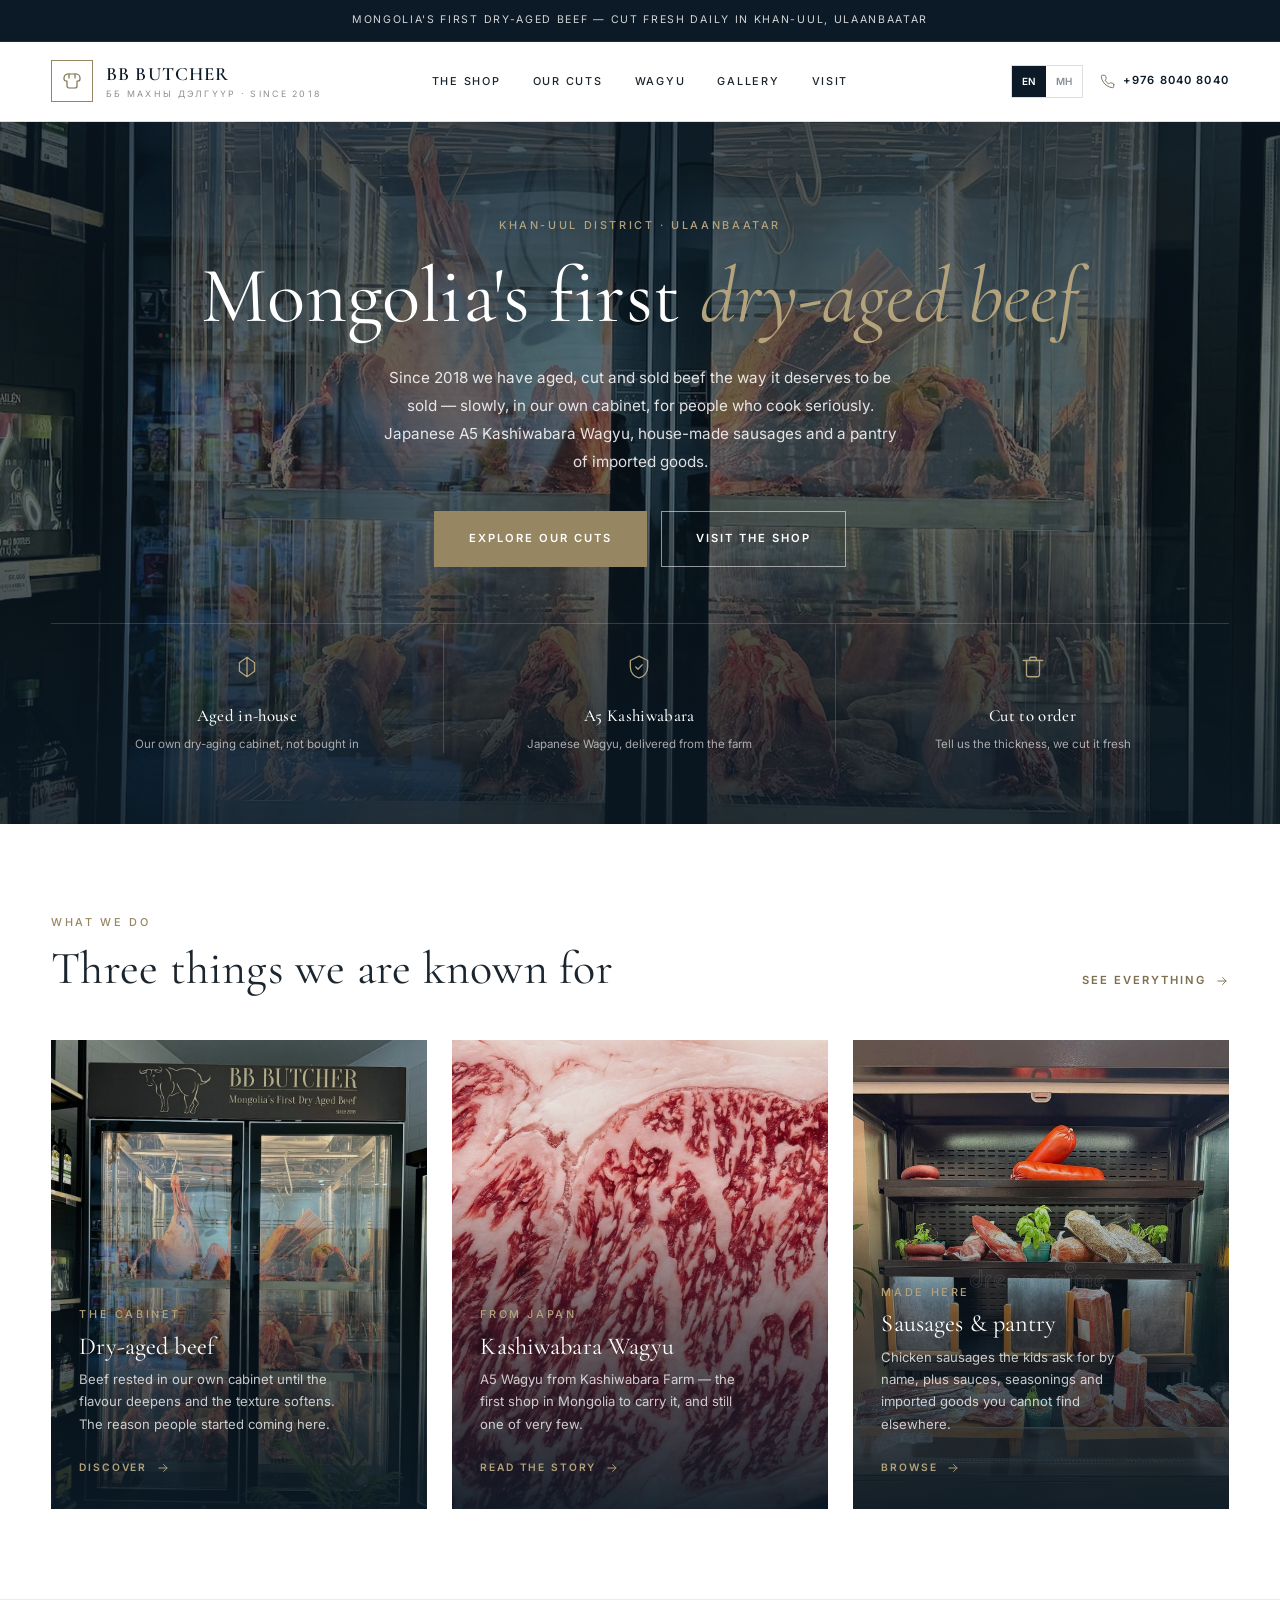
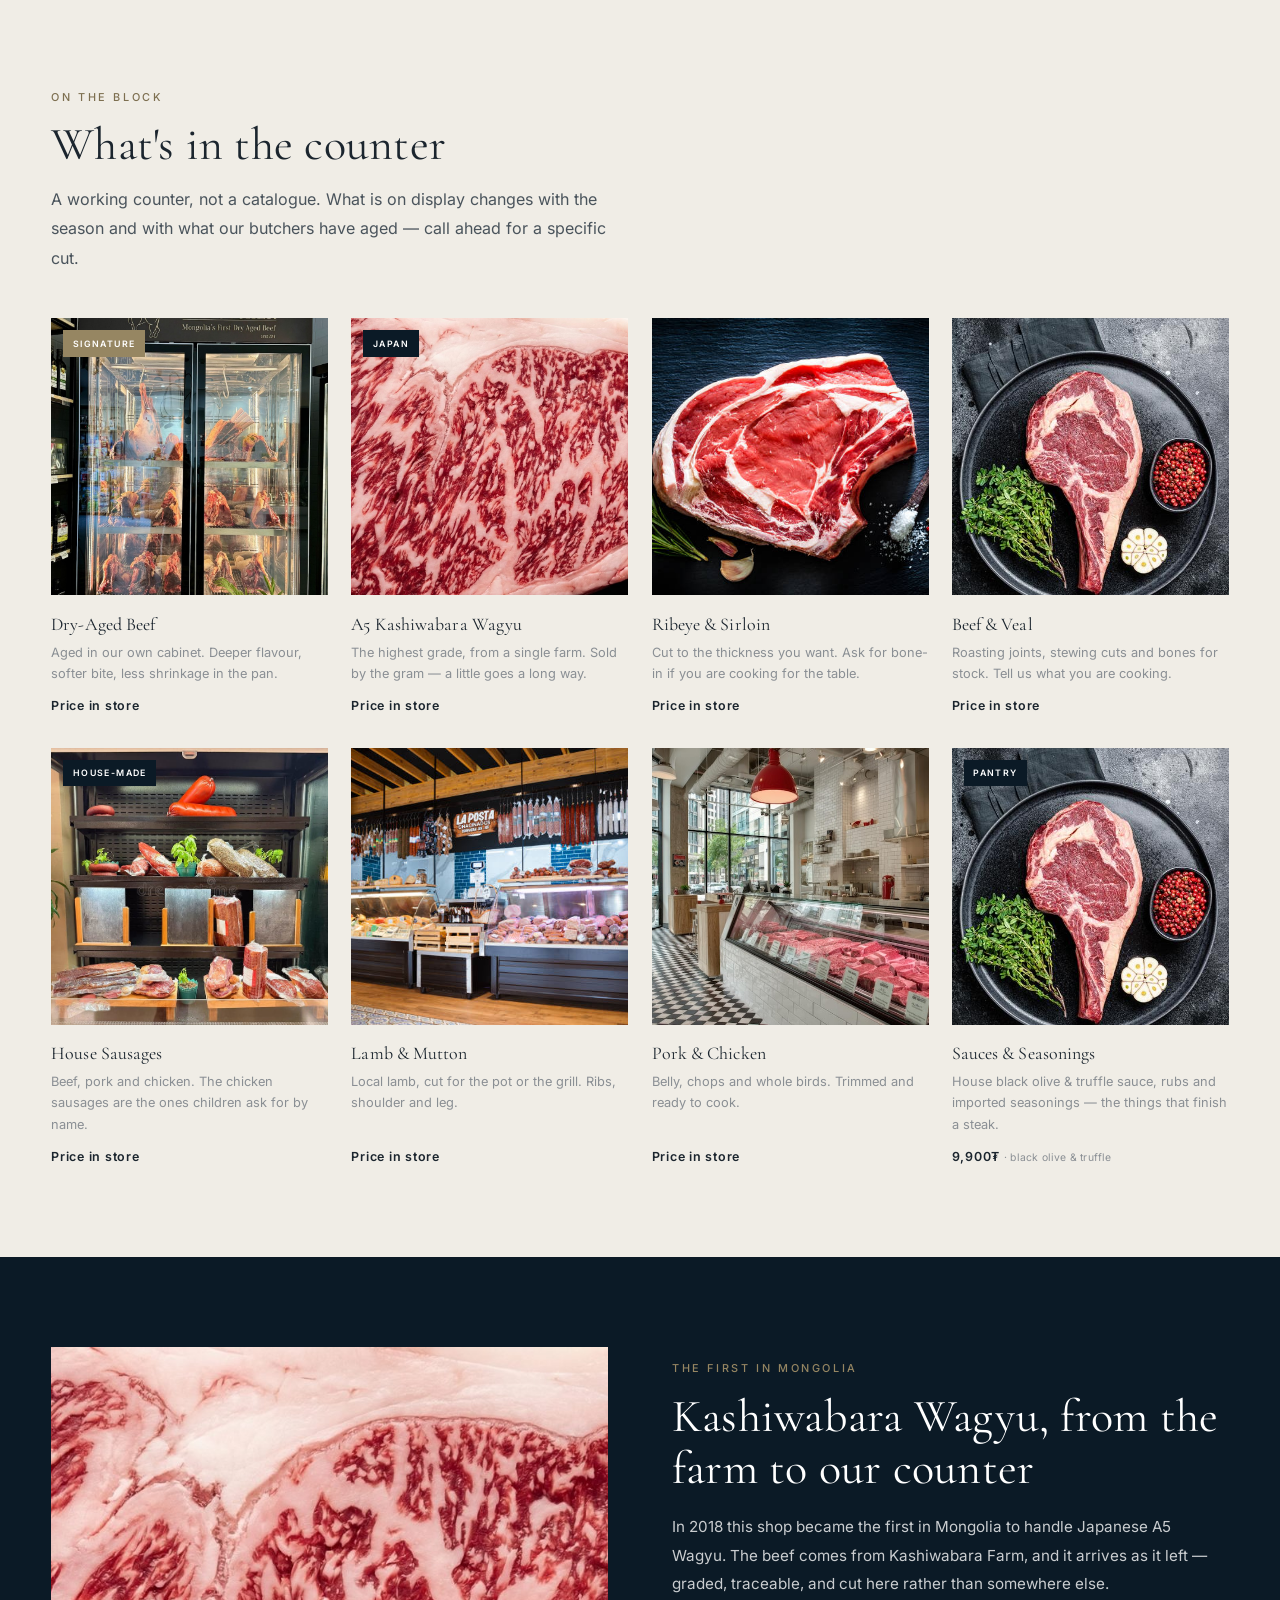
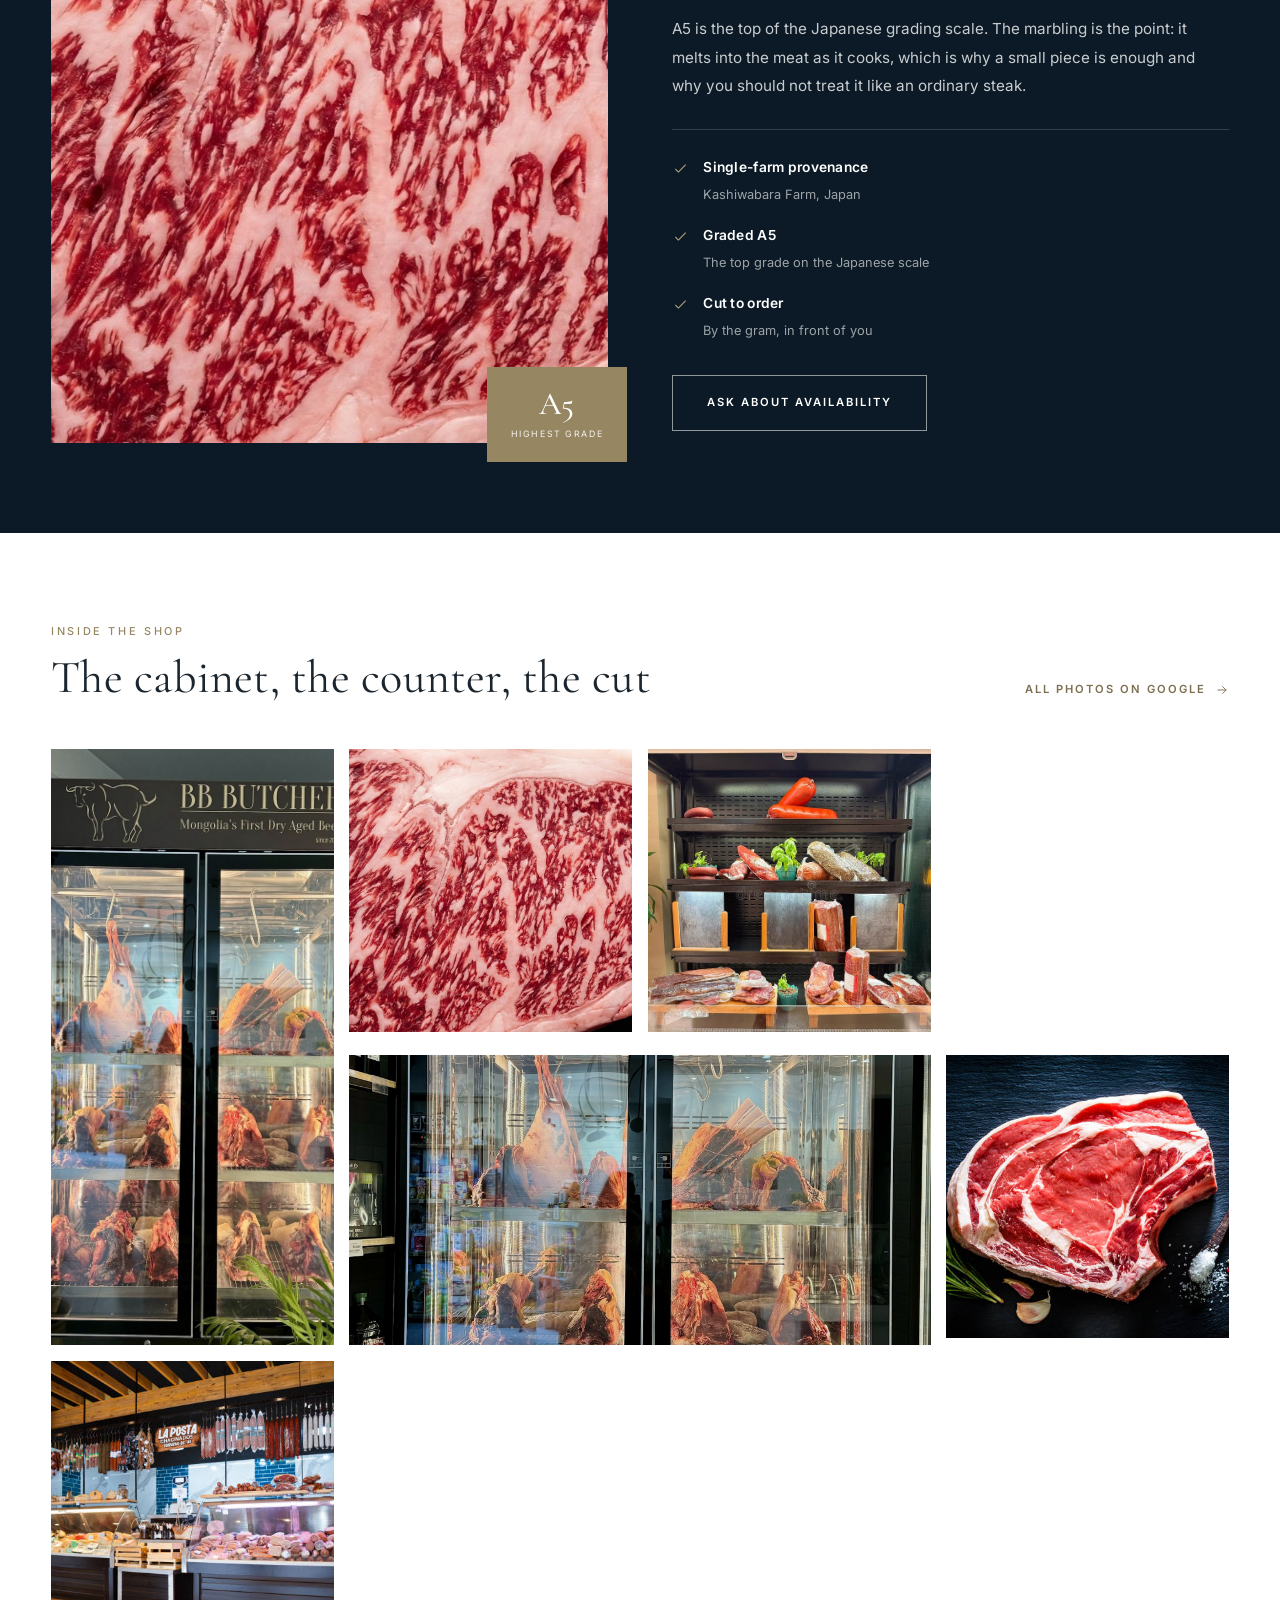
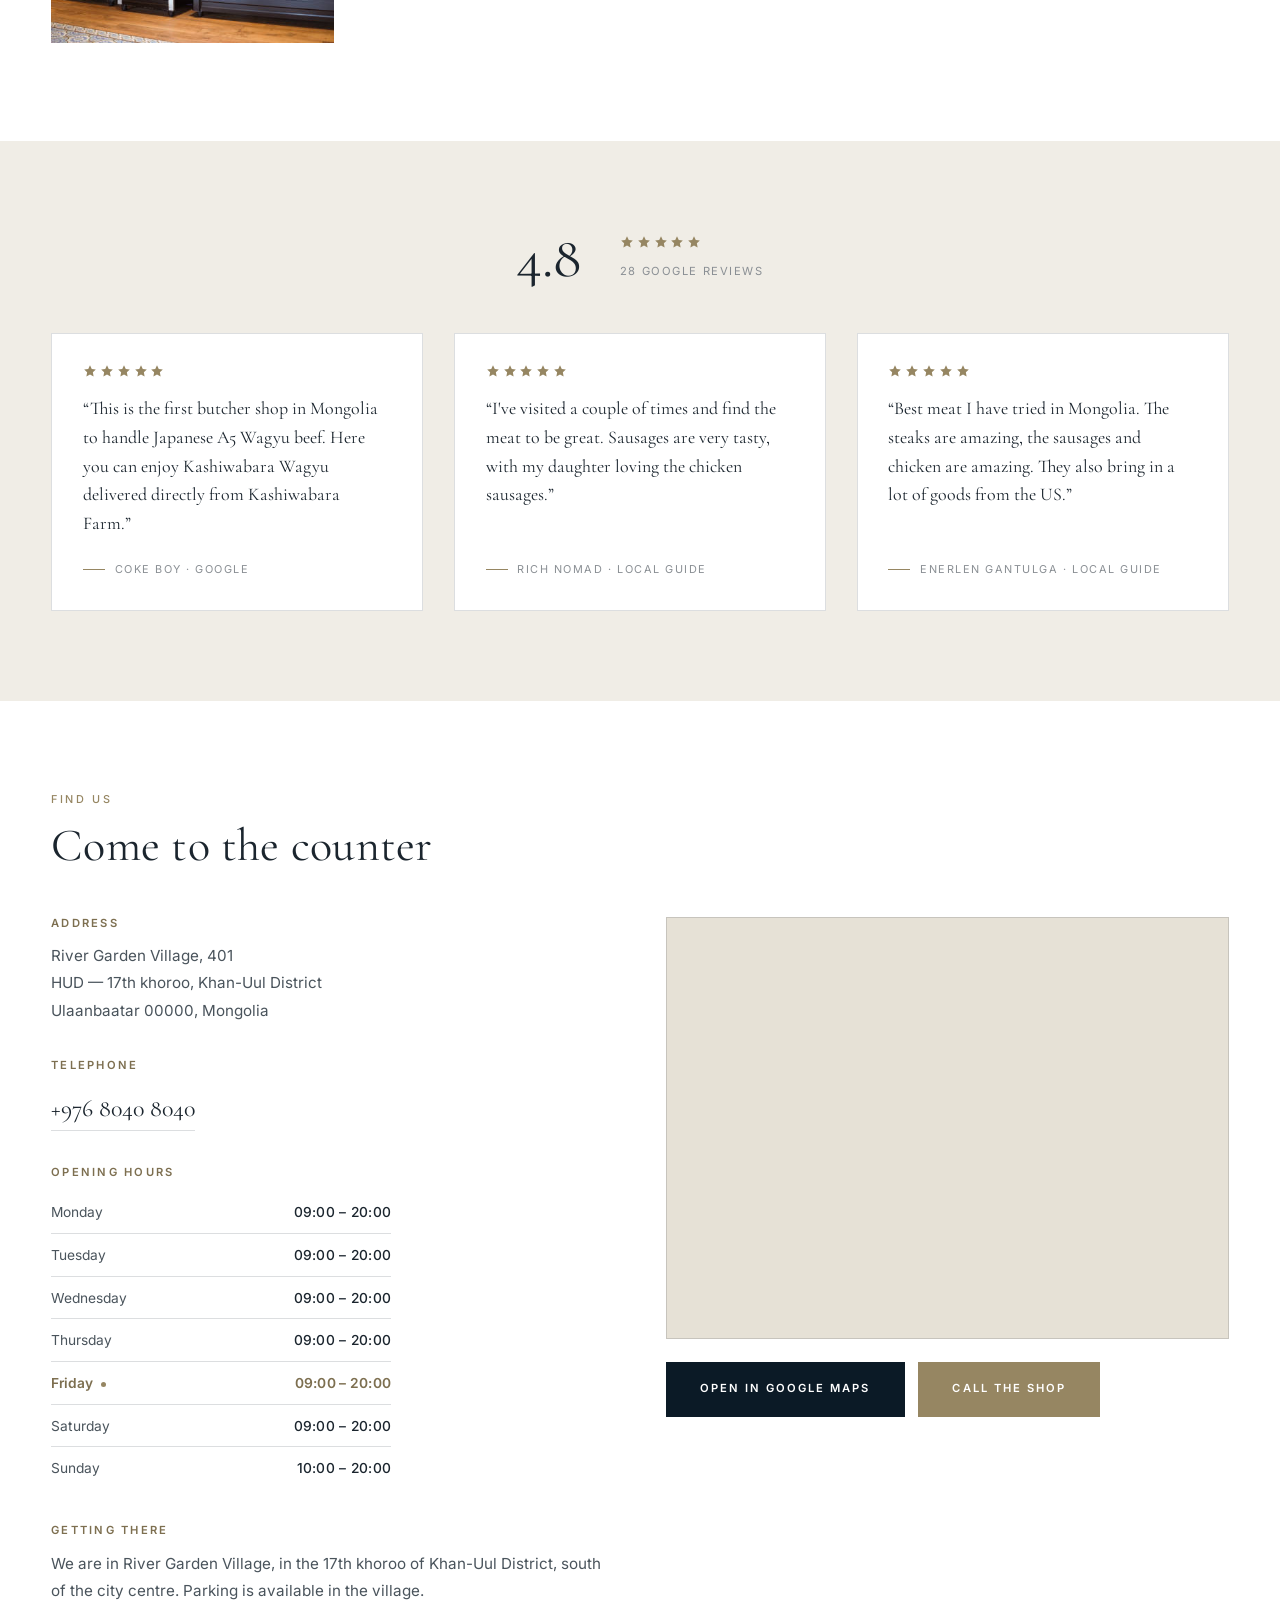
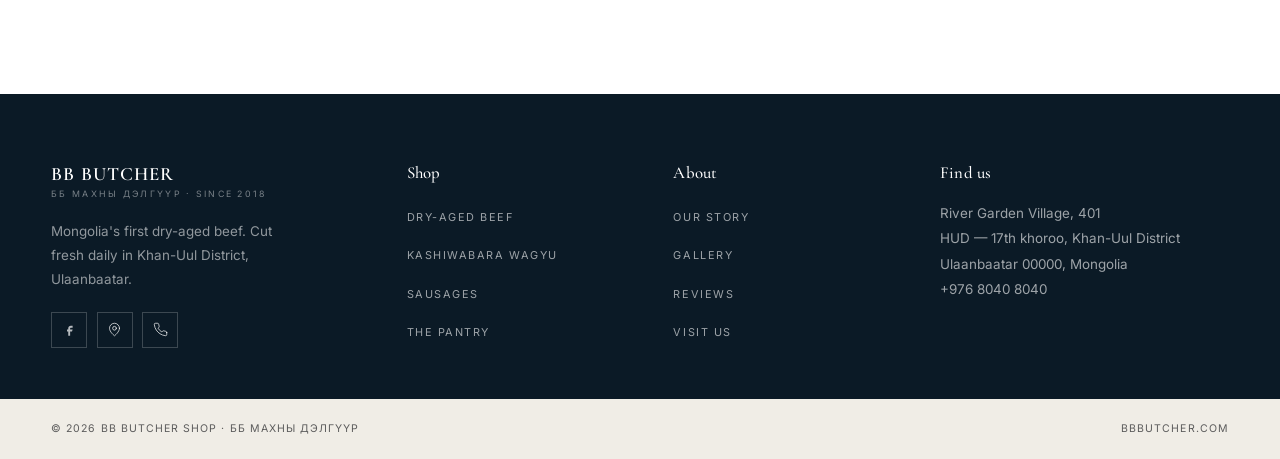
<file: bb-butcher-shop_v4/bb-butcher-shop_v4/index.html>
<!DOCTYPE html>
<html lang="en">
<head>
<meta charset="utf-8">
<meta name="viewport" content="width=device-width, initial-scale=1">
<title>BB Butcher Shop — Mongolia's First Dry-Aged Beef | ББ Махны Дэлгүүр</title>
<meta name="description" content="BB Butcher Shop (ББ Махны Дэлгүүр) — Mongolia's first dry-aged beef, since 2018. Japanese A5 Kashiwabara Wagyu, house sausages and imported pantry goods in Khan-Uul District, Ulaanbaatar.">
<meta name="theme-color" content="#0b1a26">
<link rel="canonical" href="https://bbbutcher.com/">
<meta property="og:type" content="website">
<meta property="og:title" content="BB Butcher Shop — Mongolia's First Dry-Aged Beef">
<meta property="og:description" content="Dry-aged beef, Japanese A5 Kashiwabara Wagyu and house-made sausages in Ulaanbaatar. Since 2018.">
<meta property="og:url" content="https://bbbutcher.com/">
<meta property="og:image" content="images/hero-dry-aging.jpg">
<link rel="icon" href="data:image/svg+xml,%3Csvg xmlns='http://www.w3.org/2000/svg' viewBox='0 0 32 32'%3E%3Crect width='32' height='32' fill='%230b1a26'/%3E%3Ctext x='16' y='22' font-family='Georgia,serif' font-size='14' fill='%23968662' text-anchor='middle'%3EBB%3C/text%3E%3C/svg%3E">
<link rel="stylesheet" href="css/fonts.css">
<link rel="stylesheet" href="css/styles.css">
</head>
<body>

<div class="announce">
  <span data-en="Mongolia's first dry-aged beef — cut fresh daily in Khan-Uul, Ulaanbaatar"
        data-mn="Монголын анхны dry-aged мах — Хан-Уул дүүрэгт өдөр бүр шинээр зүснэ">Mongolia's first dry-aged beef — cut fresh daily in Khan-Uul, Ulaanbaatar</span>
</div>

<header class="site-header" id="siteHeader">
  <div class="wrap">
    <div class="header-inner">

      <a class="brand" href="#top" aria-label="BB Butcher Shop — home">
        <span class="brand-mark" aria-hidden="true">
          <svg viewBox="0 0 24 24" fill="none" stroke="currentColor" stroke-width="1.2" stroke-linecap="round" stroke-linejoin="round">
            <path d="M4 9c0-2.2 1.8-4 4-4h8c2.2 0 4 1.8 4 4v1c0 1.1-.9 2-2 2h-1v5a2 2 0 0 1-2 2H9a2 2 0 0 1-2-2v-5H6c-1.1 0-2-.9-2-2V9Z"/>
            <path d="M9 5v4M15 5v4"/>
          </svg>
        </span>
        <span class="brand-txt">
          <b>BB Butcher</b>
          <span data-en="ББ Махны Дэлгүүр · Since 2018" data-mn="ББ Махны Дэлгүүр · 2018 оноос">ББ Махны Дэлгүүр · Since 2018</span>
        </span>
      </a>

      <nav class="nav" aria-label="Primary">
        <a href="#shop" data-en="The Shop" data-mn="Дэлгүүр">The Shop</a>
        <a href="#cuts" data-en="Our Cuts" data-mn="Махны төрөл">Our Cuts</a>
        <a href="#wagyu" data-en="Wagyu" data-mn="Вагю">Wagyu</a>
        <a href="#gallery" data-en="Gallery" data-mn="Зургийн цомог">Gallery</a>
        <a href="#visit" data-en="Visit" data-mn="Хаяг">Visit</a>
      </nav>

      <div class="header-right">
        <div class="lang" role="group" aria-label="Language">
          <button type="button" data-lang="en" aria-pressed="true">EN</button>
          <button type="button" data-lang="mn" aria-pressed="false">МН</button>
        </div>
        <a class="header-phone" href="tel:+97680408040">
          <svg viewBox="0 0 24 24" fill="none" stroke="currentColor" stroke-width="1.5" stroke-linecap="round" stroke-linejoin="round" aria-hidden="true">
            <path d="M22 16.9v3a2 2 0 0 1-2.2 2 19.8 19.8 0 0 1-8.6-3.1 19.5 19.5 0 0 1-6-6A19.8 19.8 0 0 1 2.1 4.2 2 2 0 0 1 4.1 2h3a2 2 0 0 1 2 1.7c.1 1 .4 1.9.7 2.8a2 2 0 0 1-.5 2.1L8.1 9.9a16 16 0 0 0 6 6l1.3-1.3a2 2 0 0 1 2.1-.4c.9.3 1.8.6 2.8.7a2 2 0 0 1 1.7 2Z"/>
          </svg>
          +976 8040 8040
        </a>
        <button class="burger" id="burger" aria-label="Open menu" aria-expanded="false" aria-controls="drawer">
          <span></span>
        </button>
      </div>

    </div>
  </div>
</header>

<div class="drawer" id="drawer" aria-hidden="true">
  <div class="drawer-top">
    <span class="brand-txt">
      <b style="color:#fff">BB Butcher</b>
      <span style="color:rgba(255,255,255,.5)">ББ Махны Дэлгүүр</span>
    </span>
    <button class="drawer-close" id="drawerClose" aria-label="Close menu">&times;</button>
  </div>
  <nav aria-label="Mobile">
    <a href="#shop" data-en="The Shop" data-mn="Дэлгүүр">The Shop</a>
    <a href="#cuts" data-en="Our Cuts" data-mn="Махны төрөл">Our Cuts</a>
    <a href="#wagyu" data-en="Wagyu" data-mn="Вагю">Wagyu</a>
    <a href="#gallery" data-en="Gallery" data-mn="Зургийн цомог">Gallery</a>
    <a href="#reviews" data-en="Reviews" data-mn="Сэтгэгдэл">Reviews</a>
    <a href="#visit" data-en="Visit" data-mn="Хаяг">Visit</a>
  </nav>
  <div class="drawer-foot">
    <a href="tel:+97680408040">+976 8040 8040</a>
    <a href="https://www.facebook.com/products/catalogs/2386250391587094" target="_blank" rel="noopener">Facebook</a>
  </div>
</div>

<main id="top">

<section class="hero">
  <div class="hero-bg">
    <img src="images/hero-dry-aging.jpg" alt="The dry-aging cabinet at BB Butcher Shop, Ulaanbaatar" width="2000" height="1125" fetchpriority="high">
  </div>
  <div class="wrap">
    <div class="hero-inner">
      <span class="eyebrow" data-en="Khan-Uul District · Ulaanbaatar" data-mn="Хан-Уул дүүрэг · Улаанбаатар">Khan-Uul District · Ulaanbaatar</span>
      <h1>
        <span data-en="Mongolia's first" data-mn="Монголын анхны">Mongolia's first</span>
        <em data-en="dry-aged beef" data-mn="dry-aged мах">dry-aged beef</em>
      </h1>
      <p class="hero-sub"
         data-en="Since 2018 we have aged, cut and sold beef the way it deserves to be sold — slowly, in our own cabinet, for people who cook seriously. Japanese A5 Kashiwabara Wagyu, house-made sausages and a pantry of imported goods."
         data-mn="2018 оноос хойш бид үхрийн махыг зөв аргаар — өөрсдийн кабинетэд удаан хугацаагаар боловсруулж, чанартайгаар худалдаалж байна. Японы A5 Kashiwabara вагю, өөрсдийн үйлдвэрлэсэн хиам, гадаадаас импортолсон бүтээгдэхүүн.">Since 2018 we have aged, cut and sold beef the way it deserves to be sold — slowly, in our own cabinet, for people who cook seriously. Japanese A5 Kashiwabara Wagyu, house-made sausages and a pantry of imported goods.</p>
      <div class="hero-actions">
        <a class="btn" href="#cuts" data-en="Explore our cuts" data-mn="Махны төрөл үзэх">Explore our cuts</a>
        <a class="btn btn--ghost" href="#visit" data-en="Visit the shop" data-mn="Дэлгүүрт ирэх">Visit the shop</a>
      </div>

      <div class="hero-features">
        <div class="hero-feature">
          <svg viewBox="0 0 24 24" fill="none" stroke="currentColor" stroke-width="1.2" stroke-linecap="round" stroke-linejoin="round" aria-hidden="true">
            <path d="M12 3v18M5 8l7-5 7 5M5 8v8l7 5 7-5V8"/>
          </svg>
          <div>
            <b data-en="Aged in-house" data-mn="Өөрсдийн кабинетэд">Aged in-house</b>
            <span data-en="Our own dry-aging cabinet, not bought in" data-mn="Бэлэн бус, өөрсдийн боловсруулалт">Our own dry-aging cabinet, not bought in</span>
          </div>
        </div>
        <div class="hero-feature">
          <svg viewBox="0 0 24 24" fill="none" stroke="currentColor" stroke-width="1.2" stroke-linecap="round" stroke-linejoin="round" aria-hidden="true">
            <path d="M12 2 4 6v6c0 5 3.4 9.2 8 10 4.6-.8 8-5 8-10V6l-8-4Z"/><path d="m9 12 2 2 4-4"/>
          </svg>
          <div>
            <b data-en="A5 Kashiwabara" data-mn="A5 Kashiwabara">A5 Kashiwabara</b>
            <span data-en="Japanese Wagyu, delivered from the farm" data-mn="Японы вагю, фермээс шууд">Japanese Wagyu, delivered from the farm</span>
          </div>
        </div>
        <div class="hero-feature">
          <svg viewBox="0 0 24 24" fill="none" stroke="currentColor" stroke-width="1.2" stroke-linecap="round" stroke-linejoin="round" aria-hidden="true">
            <path d="M3 6h18M6 6v13a2 2 0 0 0 2 2h8a2 2 0 0 0 2-2V6M9 6V4a1 1 0 0 1 1-1h4a1 1 0 0 1 1 1v2"/>
          </svg>
          <div>
            <b data-en="Cut to order" data-mn="Захиалгаар зүсэх">Cut to order</b>
            <span data-en="Tell us the thickness, we cut it fresh" data-mn="Зузааныг хэлээрэй, шинээр зүснэ">Tell us the thickness, we cut it fresh</span>
          </div>
        </div>
      </div>
    </div>
  </div>
</section>

<section class="section" id="shop">
  <div class="wrap">
    <div class="section-head reveal">
      <div>
        <span class="eyebrow" data-en="What we do" data-mn="Бидний тухай">What we do</span>
        <h2 data-en="Three things we are known for" data-mn="Биднийг таних гурван зүйл">Three things we are known for</h2>
      </div>
      <a class="link-arrow" href="#cuts">
        <span data-en="See everything" data-mn="Бүгдийг үзэх">See everything</span>
        <svg viewBox="0 0 24 24" fill="none" stroke="currentColor" stroke-width="1.6" stroke-linecap="round" stroke-linejoin="round" aria-hidden="true"><path d="M5 12h14M13 6l6 6-6 6"/></svg>
      </a>
    </div>

    <div class="promo-grid">
      <a class="promo reveal" href="#cuts">
        <img src="images/dry-aging.jpg" alt="Dry-aged beef in the shop's ageing cabinet" width="1000" height="1250" loading="lazy">
        <div class="promo-body">
          <span class="eyebrow" data-en="The cabinet" data-mn="Кабинет">The cabinet</span>
          <h3 data-en="Dry-aged beef" data-mn="Dry-aged мах">Dry-aged beef</h3>
          <p data-en="Beef rested in our own cabinet until the flavour deepens and the texture softens. The reason people started coming here."
             data-mn="Амт нь гүнзгийрч, бүтэц нь зөөлөртөл өөрсдийн кабинетэд хадгалсан үхрийн мах. Хүмүүс энд ирж эхэлсэн шалтгаан.">Beef rested in our own cabinet until the flavour deepens and the texture softens. The reason people started coming here.</p>
          <span class="link-arrow link-arrow--light">
            <span data-en="Discover" data-mn="Дэлгэрэнгүй">Discover</span>
            <svg viewBox="0 0 24 24" fill="none" stroke="currentColor" stroke-width="1.6" stroke-linecap="round" stroke-linejoin="round" aria-hidden="true"><path d="M5 12h14M13 6l6 6-6 6"/></svg>
          </span>
        </div>
      </a>

      <a class="promo reveal" href="#wagyu">
        <img src="images/wagyu-marbling.jpg" alt="Marbled Japanese A5 Wagyu beef" width="1600" height="873" loading="lazy">
        <div class="promo-body">
          <span class="eyebrow" data-en="From Japan" data-mn="Японоос">From Japan</span>
          <h3 data-en="Kashiwabara Wagyu" data-mn="Kashiwabara вагю">Kashiwabara Wagyu</h3>
          <p data-en="A5 Wagyu from Kashiwabara Farm — the first shop in Mongolia to carry it, and still one of very few."
             data-mn="Kashiwabara фермийн A5 вагю — Монголд анхлан авчирсан бөгөөд өнөөг хүртэл цөөн газар л байна.">A5 Wagyu from Kashiwabara Farm — the first shop in Mongolia to carry it, and still one of very few.</p>
          <span class="link-arrow link-arrow--light">
            <span data-en="Read the story" data-mn="Түүхийг унших">Read the story</span>
            <svg viewBox="0 0 24 24" fill="none" stroke="currentColor" stroke-width="1.6" stroke-linecap="round" stroke-linejoin="round" aria-hidden="true"><path d="M5 12h14M13 6l6 6-6 6"/></svg>
          </span>
        </div>
      </a>

      <a class="promo reveal" href="#pantry">
        <img src="images/sausages.jpg" alt="House-made sausages at BB Butcher Shop" width="671" height="900" loading="lazy">
        <div class="promo-body">
          <span class="eyebrow" data-en="Made here" data-mn="Энд үйлдвэрлэсэн">Made here</span>
          <h3 data-en="Sausages &amp; pantry" data-mn="Хиам ба тавиур">Sausages &amp; pantry</h3>
          <p data-en="Chicken sausages the kids ask for by name, plus sauces, seasonings and imported goods you cannot find elsewhere."
             data-mn="Хүүхдүүд нэрээр нь гуйдаг тахианы хиам, мөн өөр газар олдохгүй соус, амтлагч, импортын бүтээгдэхүүн.">Chicken sausages the kids ask for by name, plus sauces, seasonings and imported goods you cannot find elsewhere.</p>
          <span class="link-arrow link-arrow--light">
            <span data-en="Browse" data-mn="Үзэх">Browse</span>
            <svg viewBox="0 0 24 24" fill="none" stroke="currentColor" stroke-width="1.6" stroke-linecap="round" stroke-linejoin="round" aria-hidden="true"><path d="M5 12h14M13 6l6 6-6 6"/></svg>
          </span>
        </div>
      </a>
    </div>
  </div>
</section>

<section class="section section--sand" id="cuts">
  <div class="wrap">
    <div class="section-head reveal">
      <div>
        <span class="eyebrow eyebrow--dark" data-en="On the block" data-mn="Манай мах">On the block</span>
        <h2 data-en="What's in the counter" data-mn="Лангуунд байгаа мах">What's in the counter</h2>
        <p class="lede" data-en="A working counter, not a catalogue. What is on display changes with the season and with what our butchers have aged — call ahead for a specific cut."
           data-mn="Энэ бол каталог бус, ажиллаж буй лангуу. Лангуунд байгаа мах улирал, манай махчдын боловсруулалтаас хамаарч өөрчлөгдөнө — тодорхой зүсэм хэрэгтэй бол утсаар лавлаарай.">A working counter, not a catalogue. What is on display changes with the season and with what our butchers have aged — call ahead for a specific cut.</p>
      </div>
    </div>

    <div class="product-grid">

      <article class="product reveal">
        <div class="product-media">
          <span class="product-tag product-tag--gold" data-en="Signature" data-mn="Онцлох">Signature</span>
          <img src="images/dry-aging-square.jpg" alt="Dry-aged beef in the ageing cabinet" width="900" height="900" loading="lazy">
        </div>
        <h3 data-en="Dry-Aged Beef" data-mn="Dry-aged үхрийн мах">Dry-Aged Beef</h3>
        <p data-en="Aged in our own cabinet. Deeper flavour, softer bite, less shrinkage in the pan."
           data-mn="Өөрсдийн кабинетэд боловсруулсан. Амт нь гүнзгий, зөөлөн, шарах үед бага агшина.">Aged in our own cabinet. Deeper flavour, softer bite, less shrinkage in the pan.</p>
        <span class="price" data-en="Price in store" data-mn="Үнэ — дэлгүүрт">Price in store</span>
      </article>

      <article class="product reveal">
        <div class="product-media">
          <span class="product-tag" data-en="Japan" data-mn="Япон">Japan</span>
          <img src="images/wagyu-marbling.jpg" alt="A5 Kashiwabara Wagyu marbling" width="1600" height="873" loading="lazy">
        </div>
        <h3 data-en="A5 Kashiwabara Wagyu" data-mn="A5 Kashiwabara вагю">A5 Kashiwabara Wagyu</h3>
        <p data-en="The highest grade, from a single farm. Sold by the gram — a little goes a long way."
           data-mn="Хамгийн дээд зэрэглэл, нэг фермээс. Граммаар зарна — бага хэмжээ ч хангалттай.">The highest grade, from a single farm. Sold by the gram — a little goes a long way.</p>
        <span class="price" data-en="Price in store" data-mn="Үнэ — дэлгүүрт">Price in store</span>
      </article>

      <article class="product reveal">
        <div class="product-media">
          <img src="images/ribeye.jpg" alt="Ribeye steak" width="612" height="408" loading="lazy">
        </div>
        <h3 data-en="Ribeye &amp; Sirloin" data-mn="Рибай ба сирлойн">Ribeye &amp; Sirloin</h3>
        <p data-en="Cut to the thickness you want. Ask for bone-in if you are cooking for the table."
           data-mn="Хүссэн зузаанаар зүснэ. Ширээнд тавих бол яслагыг нь хүсээрэй.">Cut to the thickness you want. Ask for bone-in if you are cooking for the table.</p>
        <span class="price" data-en="Price in store" data-mn="Үнэ — дэлгүүрт">Price in store</span>
      </article>

      <article class="product reveal">
        <div class="product-media">
          <img src="images/steak-dark.jpg" alt="A cut of beef on a dark surface" width="466" height="700" loading="lazy">
        </div>
        <h3 data-en="Beef &amp; Veal" data-mn="Үхэр ба тугал">Beef &amp; Veal</h3>
        <p data-en="Roasting joints, stewing cuts and bones for stock. Tell us what you are cooking."
           data-mn="Шарах зүсэм, шөлөнд хийх мах, шөлний яс. Юу хийхээ хэлээрэй.">Roasting joints, stewing cuts and bones for stock. Tell us what you are cooking.</p>
        <span class="price" data-en="Price in store" data-mn="Үнэ — дэлгүүрт">Price in store</span>
      </article>

      <article class="product reveal">
        <div class="product-media">
          <span class="product-tag" data-en="House-made" data-mn="Өөрсдийн">House-made</span>
          <img src="images/sausages.jpg" alt="House-made sausages" width="671" height="900" loading="lazy">
        </div>
        <h3 data-en="House Sausages" data-mn="Өөрсдийн хиам">House Sausages</h3>
        <p data-en="Beef, pork and chicken. The chicken sausages are the ones children ask for by name."
           data-mn="Үхэр, гахай, тахианы хиам. Хүүхдүүд тахианы хиамыг нэрээр нь гуйдаг.">Beef, pork and chicken. The chicken sausages are the ones children ask for by name.</p>
        <span class="price" data-en="Price in store" data-mn="Үнэ — дэлгүүрт">Price in store</span>
      </article>

      <article class="product reveal">
        <div class="product-media">
          <img src="images/counter.jpg" alt="The display counter at BB Butcher Shop" width="612" height="408" loading="lazy">
        </div>
        <h3 data-en="Lamb &amp; Mutton" data-mn="Хонь ба хурга">Lamb &amp; Mutton</h3>
        <p data-en="Local lamb, cut for the pot or the grill. Ribs, shoulder and leg."
           data-mn="Дотоодын хонины мах, шөл эсвэл шарах зориулалтаар. Хавирга, мөр, гуя.">Local lamb, cut for the pot or the grill. Ribs, shoulder and leg.</p>
        <span class="price" data-en="Price in store" data-mn="Үнэ — дэлгүүрт">Price in store</span>
      </article>

      <article class="product reveal">
        <div class="product-media">
          <img src="images/hero-shop.jpg" alt="Inside the shop" width="740" height="493" loading="lazy">
        </div>
        <h3 data-en="Pork &amp; Chicken" data-mn="Гахай ба тахиа">Pork &amp; Chicken</h3>
        <p data-en="Belly, chops and whole birds. Trimmed and ready to cook."
           data-mn="Хавирга, гуя, бүтэн тахиа. Цэвэрлэж, шууд хийхэд бэлэн.">Belly, chops and whole birds. Trimmed and ready to cook.</p>
        <span class="price" data-en="Price in store" data-mn="Үнэ — дэлгүүрт">Price in store</span>
      </article>

      <article class="product reveal" id="pantry">
        <div class="product-media">
          <span class="product-tag" data-en="Pantry" data-mn="Тавиур">Pantry</span>
          <img src="images/steak-dark.jpg" alt="Pantry goods" width="466" height="700" loading="lazy">
        </div>
        <h3 data-en="Sauces &amp; Seasonings" data-mn="Соус ба амтлагч">Sauces &amp; Seasonings</h3>
        <p data-en="House black olive &amp; truffle sauce, rubs and imported seasonings — the things that finish a steak."
           data-mn="Өөрсдийн хар олив, трюфель соус, амтлагч, импортын бүтээгдэхүүн — стейкийг гүйцээх зүйлс.">House black olive &amp; truffle sauce, rubs and imported seasonings — the things that finish a steak.</p>
        <span class="price">9,900₮ <small data-en="· black olive &amp; truffle" data-mn="· хар олив, трюфель">· black olive &amp; truffle</small></span>
      </article>

    </div>
  </div>
</section>

<section class="section section--navy" id="wagyu">
  <div class="wrap">
    <div class="split">
      <div class="split-media reveal">
        <img src="images/wagyu-marbling.jpg" alt="Close view of A5 Wagyu marbling" width="1600" height="873" loading="lazy">
        <div class="split-badge">
          <b>A5</b>
          <span data-en="Highest grade" data-mn="Дээд зэрэглэл">Highest grade</span>
        </div>
      </div>
      <div class="split-body reveal">
        <span class="eyebrow" data-en="The first in Mongolia" data-mn="Монголд анхны">The first in Mongolia</span>
        <h2 data-en="Kashiwabara Wagyu, from the farm to our counter" data-mn="Kashiwabara вагю — фермээс манай лангуу хүртэл">Kashiwabara Wagyu, from the farm to our counter</h2>
        <p data-en="In 2018 this shop became the first in Mongolia to handle Japanese A5 Wagyu. The beef comes from Kashiwabara Farm, and it arrives as it left — graded, traceable, and cut here rather than somewhere else."
           data-mn="2018 онд энэ дэлгүүр Монголд анх удаа Японы A5 вагю махыг авчирсан. Мах Kashiwabara фермээс ирдэг бөгөөд зэрэглэл, гарал үүсэл нь тодорхой, өөр газар бус энд зүсэгддэг.">In 2018 this shop became the first in Mongolia to handle Japanese A5 Wagyu. The beef comes from Kashiwabara Farm, and it arrives as it left — graded, traceable, and cut here rather than somewhere else.</p>
        <p data-en="A5 is the top of the Japanese grading scale. The marbling is the point: it melts into the meat as it cooks, which is why a small piece is enough and why you should not treat it like an ordinary steak."
           data-mn="A5 бол Японы зэрэглэлийн хамгийн дээд түвшин. Гол нь гантиг шиг өөхний хээ — шарах үед маханд уусч, бага хэмжээ ч хангалттай болдог. Тиймээс энгийн стейк шиг харьцаж болохгүй.">A5 is the top of the Japanese grading scale. The marbling is the point: it melts into the meat as it cooks, which is why a small piece is enough and why you should not treat it like an ordinary steak.</p>

        <ul class="fact-list">
          <li>
            <svg viewBox="0 0 24 24" fill="none" stroke="currentColor" stroke-width="1.5" stroke-linecap="round" stroke-linejoin="round" aria-hidden="true"><path d="m5 13 4 4L19 7"/></svg>
            <div>
              <b data-en="Single-farm provenance" data-mn="Нэг фермийн гарал үүсэл">Single-farm provenance</b>
              <span data-en="Kashiwabara Farm, Japan" data-mn="Kashiwabara ферм, Япон">Kashiwabara Farm, Japan</span>
            </div>
          </li>
          <li>
            <svg viewBox="0 0 24 24" fill="none" stroke="currentColor" stroke-width="1.5" stroke-linecap="round" stroke-linejoin="round" aria-hidden="true"><path d="m5 13 4 4L19 7"/></svg>
            <div>
              <b data-en="Graded A5" data-mn="A5 зэрэглэлтэй">Graded A5</b>
              <span data-en="The top grade on the Japanese scale" data-mn="Японы зэрэглэлийн дээд түвшин">The top grade on the Japanese scale</span>
            </div>
          </li>
          <li>
            <svg viewBox="0 0 24 24" fill="none" stroke="currentColor" stroke-width="1.5" stroke-linecap="round" stroke-linejoin="round" aria-hidden="true"><path d="m5 13 4 4L19 7"/></svg>
            <div>
              <b data-en="Cut to order" data-mn="Захиалгаар зүсэх">Cut to order</b>
              <span data-en="By the gram, in front of you" data-mn="Граммаар, таны өмнө">By the gram, in front of you</span>
            </div>
          </li>
        </ul>

        <a class="btn btn--ghost" href="tel:+97680408040" data-en="Ask about availability" data-mn="Байгаа эсэхийг лавлах">Ask about availability</a>
      </div>
    </div>
  </div>
</section>

<section class="section" id="gallery">
  <div class="wrap">
    <div class="section-head reveal">
      <div>
        <span class="eyebrow" data-en="Inside the shop" data-mn="Дэлгүүрийн дотор">Inside the shop</span>
        <h2 data-en="The cabinet, the counter, the cut" data-mn="Кабинет, лангуу, зүсэм">The cabinet, the counter, the cut</h2>
      </div>
      <a class="link-arrow" href="https://maps.app.goo.gl/HinkAJyhgJDvAGsJ7" target="_blank" rel="noopener">
        <span data-en="All photos on Google" data-mn="Google дээрх бүх зураг">All photos on Google</span>
        <svg viewBox="0 0 24 24" fill="none" stroke="currentColor" stroke-width="1.6" stroke-linecap="round" stroke-linejoin="round" aria-hidden="true"><path d="M5 12h14M13 6l6 6-6 6"/></svg>
      </a>
    </div>

    <div class="gallery reveal">
      <figure class="tall">
        <img src="images/dry-aging.jpg" alt="The dry-aging cabinet with the shop's sign above it" width="1000" height="1250" loading="lazy">
        <figcaption data-en="The ageing cabinet" data-mn="Боловсруулах кабинет">The ageing cabinet</figcaption>
      </figure>
      <figure>
        <img src="images/wagyu-marbling.jpg" alt="A5 Wagyu marbling" width="1600" height="873" loading="lazy">
        <figcaption data-en="A5 marbling" data-mn="A5 өөхний хээ">A5 marbling</figcaption>
      </figure>
      <figure>
        <img src="images/sausages.jpg" alt="House-made sausages" width="671" height="900" loading="lazy">
        <figcaption data-en="House sausages" data-mn="Өөрсдийн хиам">House sausages</figcaption>
      </figure>
      <figure class="wide">
        <img src="images/hero-dry-aging.jpg" alt="Inside BB Butcher Shop" width="2000" height="1125" loading="lazy">
        <figcaption data-en="Behind the counter" data-mn="Лангууны цаана">Behind the counter</figcaption>
      </figure>
      <figure>
        <img src="images/ribeye.jpg" alt="Ribeye steak" width="612" height="408" loading="lazy">
        <figcaption data-en="Ribeye, cut to order" data-mn="Рибай, захиалгаар">Ribeye, cut to order</figcaption>
      </figure>
      <figure>
        <img src="images/counter.jpg" alt="The display counter" width="612" height="408" loading="lazy">
        <figcaption data-en="The counter" data-mn="Лангуу">The counter</figcaption>
      </figure>
    </div>
  </div>
</section>

<section class="section section--sand" id="reviews">
  <div class="wrap">
    <div class="rating-band reveal">
      <div class="rating-score">4.8</div>
      <div class="rating-meta">
        <div class="stars" aria-label="4.8 out of 5">
          <svg viewBox="0 0 24 24" fill="currentColor" aria-hidden="true"><path d="m12 2 3 6.6 7 .9-5.1 4.8 1.3 7L12 18l-6.2 3.3 1.3-7L2 9.5l7-.9L12 2Z"/></svg>
          <svg viewBox="0 0 24 24" fill="currentColor" aria-hidden="true"><path d="m12 2 3 6.6 7 .9-5.1 4.8 1.3 7L12 18l-6.2 3.3 1.3-7L2 9.5l7-.9L12 2Z"/></svg>
          <svg viewBox="0 0 24 24" fill="currentColor" aria-hidden="true"><path d="m12 2 3 6.6 7 .9-5.1 4.8 1.3 7L12 18l-6.2 3.3 1.3-7L2 9.5l7-.9L12 2Z"/></svg>
          <svg viewBox="0 0 24 24" fill="currentColor" aria-hidden="true"><path d="m12 2 3 6.6 7 .9-5.1 4.8 1.3 7L12 18l-6.2 3.3 1.3-7L2 9.5l7-.9L12 2Z"/></svg>
          <svg viewBox="0 0 24 24" fill="currentColor" aria-hidden="true"><path d="m12 2 3 6.6 7 .9-5.1 4.8 1.3 7L12 18l-6.2 3.3 1.3-7L2 9.5l7-.9L12 2Z"/></svg>
        </div>
        <span data-en="28 Google reviews" data-mn="Google-ийн 28 сэтгэгдэл">28 Google reviews</span>
      </div>
    </div>

    <div class="review-grid">
      <article class="review reveal">
        <div class="stars" aria-hidden="true">
          <svg viewBox="0 0 24 24" fill="currentColor"><path d="m12 2 3 6.6 7 .9-5.1 4.8 1.3 7L12 18l-6.2 3.3 1.3-7L2 9.5l7-.9L12 2Z"/></svg>
          <svg viewBox="0 0 24 24" fill="currentColor"><path d="m12 2 3 6.6 7 .9-5.1 4.8 1.3 7L12 18l-6.2 3.3 1.3-7L2 9.5l7-.9L12 2Z"/></svg>
          <svg viewBox="0 0 24 24" fill="currentColor"><path d="m12 2 3 6.6 7 .9-5.1 4.8 1.3 7L12 18l-6.2 3.3 1.3-7L2 9.5l7-.9L12 2Z"/></svg>
          <svg viewBox="0 0 24 24" fill="currentColor"><path d="m12 2 3 6.6 7 .9-5.1 4.8 1.3 7L12 18l-6.2 3.3 1.3-7L2 9.5l7-.9L12 2Z"/></svg>
          <svg viewBox="0 0 24 24" fill="currentColor"><path d="m12 2 3 6.6 7 .9-5.1 4.8 1.3 7L12 18l-6.2 3.3 1.3-7L2 9.5l7-.9L12 2Z"/></svg>
        </div>
        <blockquote data-en="&ldquo;This is the first butcher shop in Mongolia to handle Japanese A5 Wagyu beef. Here you can enjoy Kashiwabara Wagyu delivered directly from Kashiwabara Farm.&rdquo;"
                    data-mn="&ldquo;Энэ бол Монголд Японы A5 вагю махыг анхлан авчирсан махны дэлгүүр. Энд Kashiwabara фермээс шууд ирсэн Kashiwabara вагюг амталж болно.&rdquo;">&ldquo;This is the first butcher shop in Mongolia to handle Japanese A5 Wagyu beef. Here you can enjoy Kashiwabara Wagyu delivered directly from Kashiwabara Farm.&rdquo;</blockquote>
        <cite>Coke Boy · Google</cite>
      </article>

      <article class="review reveal">
        <div class="stars" aria-hidden="true">
          <svg viewBox="0 0 24 24" fill="currentColor"><path d="m12 2 3 6.6 7 .9-5.1 4.8 1.3 7L12 18l-6.2 3.3 1.3-7L2 9.5l7-.9L12 2Z"/></svg>
          <svg viewBox="0 0 24 24" fill="currentColor"><path d="m12 2 3 6.6 7 .9-5.1 4.8 1.3 7L12 18l-6.2 3.3 1.3-7L2 9.5l7-.9L12 2Z"/></svg>
          <svg viewBox="0 0 24 24" fill="currentColor"><path d="m12 2 3 6.6 7 .9-5.1 4.8 1.3 7L12 18l-6.2 3.3 1.3-7L2 9.5l7-.9L12 2Z"/></svg>
          <svg viewBox="0 0 24 24" fill="currentColor"><path d="m12 2 3 6.6 7 .9-5.1 4.8 1.3 7L12 18l-6.2 3.3 1.3-7L2 9.5l7-.9L12 2Z"/></svg>
          <svg viewBox="0 0 24 24" fill="currentColor"><path d="m12 2 3 6.6 7 .9-5.1 4.8 1.3 7L12 18l-6.2 3.3 1.3-7L2 9.5l7-.9L12 2Z"/></svg>
        </div>
        <blockquote data-en="&ldquo;I've visited a couple of times and find the meat to be great. Sausages are very tasty, with my daughter loving the chicken sausages.&rdquo;"
                    data-mn="&ldquo;Хэд хэдэн удаа ирсэн, мах нь үнэхээр сайн. Хиам нь маш амттай, охин маань тахианы хиамыг их таалагддаг.&rdquo;">&ldquo;I've visited a couple of times and find the meat to be great. Sausages are very tasty, with my daughter loving the chicken sausages.&rdquo;</blockquote>
        <cite>Rich Nomad · Local Guide</cite>
      </article>

      <article class="review reveal">
        <div class="stars" aria-hidden="true">
          <svg viewBox="0 0 24 24" fill="currentColor"><path d="m12 2 3 6.6 7 .9-5.1 4.8 1.3 7L12 18l-6.2 3.3 1.3-7L2 9.5l7-.9L12 2Z"/></svg>
          <svg viewBox="0 0 24 24" fill="currentColor"><path d="m12 2 3 6.6 7 .9-5.1 4.8 1.3 7L12 18l-6.2 3.3 1.3-7L2 9.5l7-.9L12 2Z"/></svg>
          <svg viewBox="0 0 24 24" fill="currentColor"><path d="m12 2 3 6.6 7 .9-5.1 4.8 1.3 7L12 18l-6.2 3.3 1.3-7L2 9.5l7-.9L12 2Z"/></svg>
          <svg viewBox="0 0 24 24" fill="currentColor"><path d="m12 2 3 6.6 7 .9-5.1 4.8 1.3 7L12 18l-6.2 3.3 1.3-7L2 9.5l7-.9L12 2Z"/></svg>
          <svg viewBox="0 0 24 24" fill="currentColor"><path d="m12 2 3 6.6 7 .9-5.1 4.8 1.3 7L12 18l-6.2 3.3 1.3-7L2 9.5l7-.9L12 2Z"/></svg>
        </div>
        <blockquote data-en="&ldquo;Best meat I have tried in Mongolia. The steaks are amazing, the sausages and chicken are amazing. They also bring in a lot of goods from the US.&rdquo;"
                    data-mn="&ldquo;Монголд туршиж үзсэн хамгийн сайн мах. Стейк нь гайхалтай, хиам, тахиа ч мөн адил. Мөн АНУ-аас олон бүтээгдэхүүн авчирдаг.&rdquo;">&ldquo;Best meat I have tried in Mongolia. The steaks are amazing, the sausages and chicken are amazing. They also bring in a lot of goods from the US.&rdquo;</blockquote>
        <cite>Enerlen Gantulga · Local Guide</cite>
      </article>
    </div>
  </div>
</section>

<section class="section" id="visit">
  <div class="wrap">
    <div class="section-head reveal">
      <div>
        <span class="eyebrow" data-en="Find us" data-mn="Биднийг олох">Find us</span>
        <h2 data-en="Come to the counter" data-mn="Лангуу дээр ирээрэй">Come to the counter</h2>
      </div>
    </div>

    <div class="visit">
      <div class="reveal">
        <div class="visit-block">
          <h3 data-en="Address" data-mn="Хаяг">Address</h3>
          <address>
            River Garden Village, 401<br>
            <span data-en="HUD — 17th khoroo, Khan-Uul District" data-mn="ХУД — 17-р хороо, Хан-Уул дүүрэг">HUD — 17th khoroo, Khan-Uul District</span><br>
            Ulaanbaatar 00000, Mongolia
          </address>
        </div>

        <div class="visit-block">
          <h3 data-en="Telephone" data-mn="Утас">Telephone</h3>
          <a class="tel" href="tel:+97680408040">+976 8040 8040</a>
        </div>

        <div class="visit-block">
          <h3 data-en="Opening hours" data-mn="Ажиллах цаг">Opening hours</h3>
          <ul class="hours" id="hours">
            <li data-day="1"><span class="day" data-en="Monday" data-mn="Даваа">Monday</span><span class="time">09:00 – 20:00</span></li>
            <li data-day="2"><span class="day" data-en="Tuesday" data-mn="Мягмар">Tuesday</span><span class="time">09:00 – 20:00</span></li>
            <li data-day="3"><span class="day" data-en="Wednesday" data-mn="Лхагва">Wednesday</span><span class="time">09:00 – 20:00</span></li>
            <li data-day="4"><span class="day" data-en="Thursday" data-mn="Пүрэв">Thursday</span><span class="time">09:00 – 20:00</span></li>
            <li data-day="5"><span class="day" data-en="Friday" data-mn="Баасан">Friday</span><span class="time">09:00 – 20:00</span></li>
            <li data-day="6"><span class="day" data-en="Saturday" data-mn="Бямба">Saturday</span><span class="time">09:00 – 20:00</span></li>
            <li data-day="0"><span class="day" data-en="Sunday" data-mn="Ням">Sunday</span><span class="time">10:00 – 20:00</span></li>
          </ul>
        </div>

        <div class="visit-block">
          <h3 data-en="Getting there" data-mn="Хэрхэн хүрэх">Getting there</h3>
          <p data-en="We are in River Garden Village, in the 17th khoroo of Khan-Uul District, south of the city centre. Parking is available in the village."
             data-mn="Бид Хан-Уул дүүргийн 17-р хороо, River Garden Village-д, хотын төвөөс өмнө зүгт байрладаг. Хотхоны дотор зогсоол бий.">We are in River Garden Village, in the 17th khoroo of Khan-Uul District, south of the city centre. Parking is available in the village.</p>
        </div>
      </div>

      <div class="reveal">
        <div class="map-frame">
          <iframe
            title="Map showing BB Butcher Shop, Ulaanbaatar"
            src="https://www.google.com/maps?q=47.8908012,106.9280192&amp;hl=en&amp;z=16&amp;output=embed"
            loading="lazy"
            referrerpolicy="no-referrer-when-downgrade"
            allowfullscreen></iframe>
        </div>
        <div style="margin-top:1.4rem;display:flex;gap:.8rem;flex-wrap:wrap">
          <a class="btn btn--dark" href="https://maps.app.goo.gl/HinkAJyhgJDvAGsJ7" target="_blank" rel="noopener" data-en="Open in Google Maps" data-mn="Google Maps-д нээх">Open in Google Maps</a>
          <a class="btn" href="tel:+97680408040" data-en="Call the shop" data-mn="Дэлгүүрт залгах">Call the shop</a>
        </div>
      </div>
    </div>
  </div>
</section>

</main>

<footer class="site-footer">
  <div class="wrap">
    <div class="footer-grid">

      <div class="footer-brand">
        <span class="brand-txt">
          <b>BB Butcher</b>
          <span data-en="ББ Махны Дэлгүүр · Since 2018" data-mn="ББ Махны Дэлгүүр · 2018 оноос">ББ Махны Дэлгүүр · Since 2018</span>
        </span>
        <p data-en="Mongolia's first dry-aged beef. Cut fresh daily in Khan-Uul District, Ulaanbaatar."
           data-mn="Монголын анхны dry-aged мах. Хан-Уул дүүрэгт өдөр бүр шинээр зүснэ.">Mongolia's first dry-aged beef. Cut fresh daily in Khan-Uul District, Ulaanbaatar.</p>
        <div class="socials">
          <a href="https://www.facebook.com/products/catalogs/2386250391587094" target="_blank" rel="noopener" aria-label="Facebook">
            <svg viewBox="0 0 24 24" fill="currentColor" aria-hidden="true"><path d="M14 9h3V6h-3c-2.2 0-4 1.8-4 4v2H8v3h2v7h3v-7h3l1-3h-4v-2c0-.6.4-1 1-1Z"/></svg>
          </a>
          <a href="https://maps.app.goo.gl/HinkAJyhgJDvAGsJ7" target="_blank" rel="noopener" aria-label="Google Maps">
            <svg viewBox="0 0 24 24" fill="none" stroke="currentColor" stroke-width="1.6" stroke-linecap="round" stroke-linejoin="round" aria-hidden="true"><path d="M20 10c0 6-8 12-8 12s-8-6-8-12a8 8 0 0 1 16 0Z"/><circle cx="12" cy="10" r="3"/></svg>
          </a>
          <a href="tel:+97680408040" aria-label="Telephone">
            <svg viewBox="0 0 24 24" fill="none" stroke="currentColor" stroke-width="1.6" stroke-linecap="round" stroke-linejoin="round" aria-hidden="true"><path d="M22 16.9v3a2 2 0 0 1-2.2 2 19.8 19.8 0 0 1-8.6-3.1 19.5 19.5 0 0 1-6-6A19.8 19.8 0 0 1 2.1 4.2 2 2 0 0 1 4.1 2h3a2 2 0 0 1 2 1.7c.1 1 .4 1.9.7 2.8a2 2 0 0 1-.5 2.1L8.1 9.9a16 16 0 0 0 6 6l1.3-1.3a2 2 0 0 1 2.1-.4c.9.3 1.8.6 2.8.7a2 2 0 0 1 1.7 2Z"/></svg>
          </a>
        </div>
      </div>

      <div class="footer-col">
        <h4 data-en="Shop" data-mn="Дэлгүүр">Shop</h4>
        <ul>
          <li><a href="#cuts" data-en="Dry-aged beef" data-mn="Dry-aged мах">Dry-aged beef</a></li>
          <li><a href="#wagyu" data-en="Kashiwabara Wagyu" data-mn="Kashiwabara вагю">Kashiwabara Wagyu</a></li>
          <li><a href="#cuts" data-en="Sausages" data-mn="Хиам">Sausages</a></li>
          <li><a href="#pantry" data-en="The pantry" data-mn="Тавиур">The pantry</a></li>
        </ul>
      </div>

      <div class="footer-col">
        <h4 data-en="About" data-mn="Тухай">About</h4>
        <ul>
          <li><a href="#shop" data-en="Our story" data-mn="Бидний тухай">Our story</a></li>
          <li><a href="#gallery" data-en="Gallery" data-mn="Зургийн цомог">Gallery</a></li>
          <li><a href="#reviews" data-en="Reviews" data-mn="Сэтгэгдэл">Reviews</a></li>
          <li><a href="#visit" data-en="Visit us" data-mn="Хаяг">Visit us</a></li>
        </ul>
      </div>

      <div class="footer-col">
        <h4 data-en="Find us" data-mn="Хаяг">Find us</h4>
        <address>
          River Garden Village, 401<br>
          <span data-en="HUD — 17th khoroo, Khan-Uul District" data-mn="ХУД — 17-р хороо, Хан-Уул дүүрэг">HUD — 17th khoroo, Khan-Uul District</span><br>
          Ulaanbaatar 00000, Mongolia<br>
          <a href="tel:+97680408040">+976 8040 8040</a>
        </address>
      </div>

    </div>
  </div>

  <div class="footer-bottom">
    <div class="wrap">
      <span>&copy; <span id="year">2026</span> BB Butcher Shop · ББ Махны Дэлгүүр</span>
      <span>bbbutcher.com</span>
    </div>
  </div>
</footer>

<script src="js/main.js"></script>
</body>
</html>
</file>
<file: bb-butcher-shop/css/styles.css>
:root{
    --ink:#0d0c0b;
    --ink-2:#161412;
    --ink-3:#1f1c19;
    --cream:#f4efe6;
    --cream-dim:#cfc6b8;
    --muted:#9a9084;
    --oxblood:#8c1f1f;
    --oxblood-lt:#b83232;
    --brass:#c9a227;
    --brass-lt:#e0c05a;
    --line:rgba(244,239,230,.13);
    --serif:'Cormorant Garamond',Georgia,serif;
    --sans:'Inter',-apple-system,BlinkMacSystemFont,'Segoe UI',sans-serif;
  }
  *{margin:0;padding:0;box-sizing:border-box}
  html{scroll-behavior:smooth}
  body{
    background:var(--ink);
    color:var(--cream);
    font-family:var(--sans);
    font-weight:300;
    line-height:1.7;
    -webkit-font-smoothing:antialiased;
    overflow-x:hidden;
  }
  img{display:block;max-width:100%}
  a{color:inherit;text-decoration:none}
  .wrap{width:min(1240px,92vw);margin:0 auto}
  .eyebrow{
    font-size:.7rem;letter-spacing:.32em;text-transform:uppercase;
    color:var(--brass);font-weight:500;
  }
  h1,h2,h3,h4{font-family:var(--serif);font-weight:500;line-height:1.1;letter-spacing:-.01em}
  .mn{font-family:var(--sans);font-size:.78rem;letter-spacing:.18em;text-transform:uppercase;color:var(--muted);font-weight:400}

  /* ---------- NAV ---------- */
  header{
    position:fixed;top:0;left:0;right:0;z-index:100;
    padding:1.4rem 0;
    transition:background .4s ease,padding .4s ease,border-color .4s ease;
    border-bottom:1px solid transparent;
  }
  header.scrolled{
    background:rgba(13,12,11,.94);
    backdrop-filter:blur(14px);
    padding:.85rem 0;
    border-bottom:1px solid var(--line);
  }
  .nav{display:flex;align-items:center;justify-content:space-between;gap:2rem}
  .brand{display:flex;align-items:center;gap:.85rem}
  .brand-mark{
    width:44px;height:44px;flex:0 0 44px;
    border:1px solid var(--brass);
    display:grid;place-items:center;
    font-family:var(--serif);font-size:1.05rem;font-weight:600;
    color:var(--brass);letter-spacing:.02em;
  }
  .brand-txt strong{
    display:block;font-family:var(--serif);font-size:1.12rem;
    letter-spacing:.16em;font-weight:600;line-height:1.15;
  }
  .brand-txt span{
    display:block;font-size:.6rem;letter-spacing:.26em;
    text-transform:uppercase;color:var(--muted);margin-top:.2rem;
  }
  .nav-links{display:flex;align-items:center;gap:2.1rem}
  .nav-links a{
    font-size:.76rem;letter-spacing:.16em;text-transform:uppercase;
    color:var(--cream-dim);font-weight:400;position:relative;padding:.3rem 0;
    transition:color .25s;
  }
  .nav-links a::after{
    content:'';position:absolute;left:0;bottom:0;height:1px;width:0;
    background:var(--brass);transition:width .3s ease;
  }
  .nav-links a:hover{color:var(--cream)}
  .nav-links a:hover::after{width:100%}
  .nav-cta{
    border:1px solid var(--brass);color:var(--brass-lt)!important;
    padding:.62rem 1.35rem!important;font-size:.72rem!important;
    letter-spacing:.18em;transition:background .25s,color .25s;
  }
  .nav-cta::after{display:none}
  .nav-cta:hover{background:var(--brass);color:var(--ink)!important}
  .burger{display:none;background:none;border:0;cursor:pointer;padding:.4rem}
  .burger span{display:block;width:24px;height:1.5px;background:var(--cream);margin:5px 0;transition:.3s}

  /* ---------- HERO ---------- */
  .hero{
    position:relative;min-height:100svh;display:flex;align-items:flex-end;
    padding:9rem 0 4.5rem;overflow:hidden;
  }
  .hero-bg{position:absolute;inset:0;z-index:0}
  .hero-bg img{width:100%;height:100%;object-fit:cover;filter:brightness(.42) saturate(.85)}
  .hero-bg::after{
    content:'';position:absolute;inset:0;
    background:linear-gradient(180deg,rgba(13,12,11,.82) 0%,rgba(13,12,11,.35) 38%,rgba(13,12,11,.93) 88%,var(--ink) 100%);
  }
  .hero-inner{position:relative;z-index:2;width:100%}
  .hero-badge{
    display:inline-flex;align-items:center;gap:.6rem;
    border:1px solid var(--line);background:rgba(13,12,11,.5);
    padding:.45rem 1rem;margin-bottom:2rem;
    font-size:.68rem;letter-spacing:.2em;text-transform:uppercase;color:var(--cream-dim);
  }
  .hero-badge .dot{width:6px;height:6px;border-radius:50%;background:#4caf50;box-shadow:0 0 0 3px rgba(76,175,80,.18)}
  .hero h1{
    font-size:clamp(3rem,8.2vw,7.2rem);
    line-height:.94;letter-spacing:-.025em;margin-bottom:.4rem;
  }
  .hero h1 em{font-style:italic;color:var(--brass-lt)}
  .hero-mn{
    font-family:var(--serif);font-size:clamp(1.1rem,2.4vw,1.7rem);
    color:var(--cream-dim);letter-spacing:.14em;margin-bottom:2rem;font-weight:400;
  }
  .hero-sub{
    max-width:44ch;font-size:1.02rem;color:var(--cream-dim);
    margin-bottom:2.6rem;line-height:1.75;
  }
  .hero-actions{display:flex;flex-wrap:wrap;gap:1rem;align-items:center}
  .btn{
    display:inline-flex;align-items:center;gap:.7rem;
    padding:1rem 2rem;font-size:.74rem;letter-spacing:.2em;
    text-transform:uppercase;font-weight:500;border:1px solid transparent;
    transition:all .28s ease;cursor:pointer;
  }
  .btn-solid{background:var(--oxblood);color:var(--cream);border-color:var(--oxblood)}
  .btn-solid:hover{background:var(--oxblood-lt);border-color:var(--oxblood-lt);transform:translateY(-2px)}
  .btn-ghost{border-color:rgba(244,239,230,.3);color:var(--cream)}
  .btn-ghost:hover{border-color:var(--brass);color:var(--brass-lt);transform:translateY(-2px)}
  .hero-strip{
    position:relative;z-index:2;margin-top:4rem;padding-top:2rem;
    border-top:1px solid var(--line);
    display:grid;grid-template-columns:repeat(4,1fr);gap:1.5rem;
  }
  .hero-strip div strong{
    display:block;font-family:var(--serif);font-size:1.9rem;
    color:var(--brass-lt);font-weight:500;line-height:1;
  }
  .hero-strip div span{
    display:block;font-size:.66rem;letter-spacing:.18em;
    text-transform:uppercase;color:var(--muted);margin-top:.55rem;
  }

  /* ---------- SECTION SHELL ---------- */
  section{position:relative}
  .sec{padding:7rem 0}
  .sec-head{max-width:720px;margin-bottom:3.6rem}
  .sec-head h2{font-size:clamp(2.1rem,4.6vw,3.6rem);margin:.9rem 0 1.1rem}
  .sec-head p{color:var(--cream-dim);font-size:1rem;max-width:60ch}
  .rule{width:56px;height:1px;background:var(--brass);margin:1.6rem 0}

  /* ---------- ABOUT ---------- */
  .about{background:var(--ink-2);border-top:1px solid var(--line);border-bottom:1px solid var(--line)}
  .about-grid{display:grid;grid-template-columns:1.05fr .95fr;gap:5rem;align-items:center}
  .about-copy p{color:var(--cream-dim);margin-bottom:1.3rem;font-size:1rem}
  .about-copy p strong{color:var(--cream);font-weight:500}
  .about-facts{display:grid;grid-template-columns:1fr 1fr;gap:1.6rem;margin-top:2.4rem;padding-top:2.2rem;border-top:1px solid var(--line)}
  .about-facts h4{font-family:var(--sans);font-size:.68rem;letter-spacing:.2em;text-transform:uppercase;color:var(--brass);margin-bottom:.4rem;font-weight:500}
  .about-facts p{font-size:.9rem;color:var(--cream-dim);margin:0}
  .about-media{position:relative}
  .about-media img{width:100%;height:560px;object-fit:cover;filter:saturate(.9)}
  .about-media .frame{
    position:absolute;inset:18px -18px -18px 18px;
    border:1px solid var(--brass);z-index:-1;
  }
  .about-media .tag{
    position:absolute;bottom:0;left:0;background:var(--oxblood);
    padding:1.1rem 1.6rem;max-width:78%;
  }
  .about-media .tag strong{display:block;font-family:var(--serif);font-size:1.15rem;line-height:1.25}
  .about-media .tag span{font-size:.64rem;letter-spacing:.18em;text-transform:uppercase;color:rgba(244,239,230,.75)}

  /* ---------- PRODUCTS ---------- */
  .prod-grid{display:grid;grid-template-columns:repeat(3,1fr);gap:1.5rem}
  .card{
    background:var(--ink-2);border:1px solid var(--line);
    overflow:hidden;transition:border-color .3s,transform .3s;
    display:flex;flex-direction:column;
  }
  .card:hover{border-color:rgba(201,162,39,.5);transform:translateY(-4px)}
  .card-img{position:relative;height:250px;overflow:hidden}
  .card-img img{width:100%;height:100%;object-fit:cover;transition:transform .7s ease;filter:saturate(.92)}
  .card:hover .card-img img{transform:scale(1.06)}
  .card-img .num{
    position:absolute;top:0;left:0;background:rgba(13,12,11,.85);
    color:var(--brass);font-family:var(--serif);font-size:.85rem;
    padding:.4rem .8rem;letter-spacing:.1em;
  }
  .card-body{padding:1.7rem 1.6rem 1.9rem;flex:1;display:flex;flex-direction:column}
  .card-body h3{font-size:1.5rem;margin-bottom:.35rem}
  .card-body .mn{margin-bottom:.9rem;font-size:.66rem}
  .card-body p{font-size:.9rem;color:var(--cream-dim);flex:1}
  .card-body .meta{
    margin-top:1.3rem;padding-top:1rem;border-top:1px solid var(--line);
    font-size:.66rem;letter-spacing:.16em;text-transform:uppercase;color:var(--brass);
  }

  /* ---------- WAGYU FEATURE ---------- */
  .wagyu{position:relative;padding:0;overflow:hidden}
  .wagyu-inner{display:grid;grid-template-columns:1fr 1fr;min-height:640px}
  .wagyu-img{position:relative;overflow:hidden}
  .wagyu-img img{width:100%;height:100%;object-fit:cover;filter:brightness(.85) saturate(1.05)}
  .wagyu-txt{
    background:var(--ink-3);padding:6rem 5rem;display:flex;
    flex-direction:column;justify-content:center;
  }
  .wagyu-txt h2{font-size:clamp(2rem,3.6vw,3.1rem);margin:.9rem 0 1.4rem}
  .wagyu-txt h2 em{font-style:italic;color:var(--brass-lt)}
  .wagyu-txt p{color:var(--cream-dim);margin-bottom:1.2rem;font-size:.98rem}
  .wagyu-list{list-style:none;margin:1.4rem 0 2rem}
  .wagyu-list li{
    display:flex;gap:.9rem;padding:.75rem 0;border-bottom:1px solid var(--line);
    font-size:.9rem;color:var(--cream-dim);
  }
  .wagyu-list li::before{content:'—';color:var(--brass);flex:0 0 auto}
  .wagyu-list li strong{color:var(--cream);font-weight:500}

  /* ---------- SAUCES / PANTRY ---------- */
  .pantry{background:var(--ink-2);border-top:1px solid var(--line);border-bottom:1px solid var(--line)}
  .pantry-grid{display:grid;grid-template-columns:repeat(4,1fr);gap:1.2rem}
  .pantry-item{
    border:1px solid var(--line);padding:1.9rem 1.5rem;
    transition:background .3s,border-color .3s;
  }
  .pantry-item:hover{background:var(--ink-3);border-color:rgba(201,162,39,.4)}
  .pantry-item .ico{
    font-family:var(--serif);font-size:1.5rem;color:var(--brass);
    margin-bottom:1rem;display:block;
  }
  .pantry-item h4{font-family:var(--serif);font-size:1.2rem;margin-bottom:.5rem}
  .pantry-item p{font-size:.85rem;color:var(--muted);line-height:1.6}

  /* ---------- REVIEWS ---------- */
  .reviews{background:var(--ink)}
  .rev-top{display:flex;flex-wrap:wrap;align-items:flex-end;justify-content:space-between;gap:2rem;margin-bottom:3.4rem}
  .score{display:flex;align-items:center;gap:1.4rem}
  .score .big{font-family:var(--serif);font-size:4.4rem;line-height:.9;color:var(--brass-lt)}
  .score .stars{color:var(--brass);letter-spacing:.18em;font-size:1rem}
  .score .cnt{font-size:.72rem;letter-spacing:.16em;text-transform:uppercase;color:var(--muted);margin-top:.4rem}
  .rev-grid{display:grid;grid-template-columns:repeat(3,1fr);gap:1.5rem}
  .rev{
    background:var(--ink-2);border:1px solid var(--line);padding:2.2rem 1.9rem;
    display:flex;flex-direction:column;
  }
  .rev .q{font-family:var(--serif);font-size:2.6rem;color:var(--oxblood-lt);line-height:.6;margin-bottom:1rem}
  .rev p{font-size:.94rem;color:var(--cream-dim);flex:1;font-style:italic}
  .rev .who{margin-top:1.6rem;padding-top:1.1rem;border-top:1px solid var(--line)}
  .rev .who strong{display:block;font-size:.85rem;font-weight:500;color:var(--cream)}
  .rev .who span{font-size:.66rem;letter-spacing:.14em;text-transform:uppercase;color:var(--muted)}

  /* ---------- VISIT ---------- */
  .visit{background:var(--ink-2);border-top:1px solid var(--line)}
  .visit-grid{display:grid;grid-template-columns:1fr 1fr;gap:4.5rem}
  .info-block{margin-bottom:2.4rem}
  .info-block h4{
    font-family:var(--sans);font-size:.68rem;letter-spacing:.22em;
    text-transform:uppercase;color:var(--brass);margin-bottom:.7rem;font-weight:500;
  }
  .info-block p,.info-block a{font-size:1rem;color:var(--cream-dim);line-height:1.7}
  .info-block a:hover{color:var(--brass-lt)}
  .info-block .big-link{
    font-family:var(--serif);font-size:1.7rem;color:var(--cream);
    letter-spacing:.02em;display:inline-block;
  }
  .info-block .big-link:hover{color:var(--brass-lt)}
  .hours{list-style:none;width:100%;max-width:340px}
  .hours li{
    display:flex;justify-content:space-between;gap:1rem;
    padding:.55rem 0;border-bottom:1px solid var(--line);
    font-size:.9rem;color:var(--cream-dim);
  }
  .hours li.today{color:var(--brass-lt)}
  .hours li.today span:first-child{font-weight:500}
  .hours li span:last-child{font-variant-numeric:tabular-nums}
  .map-card{
    border:1px solid var(--line);background:var(--ink-3);
    display:flex;flex-direction:column;overflow:hidden;
  }
  .map-card iframe{width:100%;height:340px;border:0;filter:grayscale(.35) contrast(1.05)}
  .map-foot{padding:1.5rem 1.7rem;display:flex;flex-wrap:wrap;gap:1rem;justify-content:space-between;align-items:center}
  .map-foot p{font-size:.85rem;color:var(--muted);margin:0}
  .map-foot a{font-size:.7rem;letter-spacing:.18em;text-transform:uppercase;color:var(--brass);border-bottom:1px solid transparent;padding-bottom:2px}
  .map-foot a:hover{border-color:var(--brass)}

  /* ---------- CTA BAND ---------- */
  .band{
    background:var(--oxblood);padding:4.5rem 0;text-align:center;
    position:relative;overflow:hidden;
  }
  .band::before{
    content:'';position:absolute;inset:0;
    background:radial-gradient(circle at 50% 120%,rgba(0,0,0,.35),transparent 65%);
  }
  .band .wrap{position:relative;z-index:2}
  .band h2{font-size:clamp(1.9rem,4vw,3rem);margin-bottom:.8rem}
  .band p{color:rgba(244,239,230,.82);max-width:52ch;margin:0 auto 2rem;font-size:.98rem}
  .band .btn-ghost{border-color:rgba(244,239,230,.55)}
  .band .btn-ghost:hover{background:var(--cream);color:var(--oxblood);border-color:var(--cream)}

  /* ---------- FOOTER ---------- */
  footer{background:var(--ink);padding:4.5rem 0 2rem;border-top:1px solid var(--line)}
  .foot-grid{display:grid;grid-template-columns:1.6fr 1fr 1fr 1fr;gap:3rem;margin-bottom:3.5rem}
  .foot-brand p{font-size:.88rem;color:var(--muted);margin-top:1.2rem;max-width:34ch}
  .foot-col h5{
    font-family:var(--sans);font-size:.66rem;letter-spacing:.22em;
    text-transform:uppercase;color:var(--brass);margin-bottom:1.1rem;font-weight:500;
  }
  .foot-col a,.foot-col p{display:block;font-size:.88rem;color:var(--cream-dim);margin-bottom:.6rem}
  .foot-col a:hover{color:var(--brass-lt)}
  .foot-bottom{
    border-top:1px solid var(--line);padding-top:1.8rem;
    display:flex;flex-wrap:wrap;gap:1rem;justify-content:space-between;
    font-size:.72rem;color:var(--muted);letter-spacing:.06em;
  }

  /* ---------- REVEAL ---------- */
  .reveal{opacity:0;transform:translateY(26px);transition:opacity .8s ease,transform .8s ease}
  .reveal.in{opacity:1;transform:none}

  /* ---------- RESPONSIVE ---------- */
  @media(max-width:1024px){
    .about-grid,.visit-grid{grid-template-columns:1fr;gap:3rem}
    .about-media img{height:420px}
    .about-media .frame{display:none}
    .prod-grid,.rev-grid{grid-template-columns:repeat(2,1fr)}
    .pantry-grid{grid-template-columns:repeat(2,1fr)}
    .wagyu-inner{grid-template-columns:1fr}
    .wagyu-img{min-height:380px}
    .wagyu-txt{padding:4rem 2.5rem}
    .foot-grid{grid-template-columns:1fr 1fr;gap:2.5rem}
  }
  @media(max-width:760px){
    .nav-links{
      position:fixed;inset:0 0 0 auto;width:min(320px,84vw);
      background:var(--ink-2);flex-direction:column;justify-content:center;
      gap:2rem;padding:2rem;transform:translateX(100%);
      transition:transform .4s ease;border-left:1px solid var(--line);
    }
    .nav-links.open{transform:none}
    .nav-links a{font-size:.9rem}
    .burger{display:block;z-index:110}
    .burger.open span:nth-child(1){transform:translateY(6.5px) rotate(45deg)}
    .burger.open span:nth-child(2){opacity:0}
    .burger.open span:nth-child(3){transform:translateY(-6.5px) rotate(-45deg)}
    .hero{padding:7rem 0 3rem;min-height:auto}
    .hero-strip{grid-template-columns:1fr 1fr;gap:1.6rem;margin-top:3rem}
    .sec{padding:4.5rem 0}
    .prod-grid,.rev-grid,.pantry-grid{grid-template-columns:1fr}
    .about-facts{grid-template-columns:1fr}
    .rev-top{flex-direction:column;align-items:flex-start}
    .foot-grid{grid-template-columns:1fr}
    .band{padding:3.5rem 0}
    .wagyu-txt{padding:3.2rem 1.6rem}
    .map-card iframe{height:280px}
  }
</file>
<file: bb-butcher-shop-mn-website/bb-butcher-shop-mn/css/styles.css>
:root{
    --ink:#0d0c0b;
    --ink-2:#161412;
    --ink-3:#1f1c19;
    --cream:#f4efe6;
    --cream-dim:#cfc6b8;
    --muted:#9a9084;
    --oxblood:#8c1f1f;
    --oxblood-lt:#b83232;
    --brass:#c9a227;
    --brass-lt:#e0c05a;
    --line:rgba(244,239,230,.13);
    --serif:'Cormorant Garamond','PT Serif',Georgia,'Times New Roman',serif;
    --sans:'Inter','PT Sans',-apple-system,BlinkMacSystemFont,'Segoe UI',Arial,sans-serif;
  }
  *{margin:0;padding:0;box-sizing:border-box}
  html{scroll-behavior:smooth}
  body{
    background:var(--ink);
    color:var(--cream);
    font-family:var(--sans);
    font-weight:300;
    line-height:1.7;
    -webkit-font-smoothing:antialiased;
    overflow-x:hidden;
  }
  img{display:block;max-width:100%}
  a{color:inherit;text-decoration:none}
  .wrap{width:min(1240px,92vw);margin:0 auto}
  .eyebrow{
    font-size:.72rem;letter-spacing:.2em;text-transform:uppercase;
    color:var(--brass);font-weight:500;
  }
  h1,h2,h3,h4{font-family:var(--serif);font-weight:500;line-height:1.1;letter-spacing:-.01em}
  .mn{font-family:var(--sans);font-size:.78rem;letter-spacing:.18em;text-transform:uppercase;color:var(--muted);font-weight:400}

  /* ---------- NAV ---------- */
  header{
    position:fixed;top:0;left:0;right:0;z-index:100;
    padding:1.4rem 0;
    transition:background .4s ease,padding .4s ease,border-color .4s ease;
    border-bottom:1px solid transparent;
  }
  header.scrolled{
    background:rgba(13,12,11,.94);
    backdrop-filter:blur(14px);
    padding:.85rem 0;
    border-bottom:1px solid var(--line);
  }
  .nav{display:flex;align-items:center;justify-content:space-between;gap:2rem}
  .brand{display:flex;align-items:center;gap:.85rem}
  .brand-mark{
    width:44px;height:44px;flex:0 0 44px;
    border:1px solid var(--brass);
    display:grid;place-items:center;
    font-family:var(--serif);font-size:1.05rem;font-weight:600;
    color:var(--brass);letter-spacing:.02em;
  }
  .brand-txt strong{
    display:block;font-family:var(--serif);font-size:1.12rem;
    letter-spacing:.16em;font-weight:600;line-height:1.15;
  }
  .brand-txt span{
    display:block;font-size:.62rem;letter-spacing:.1em;
    text-transform:uppercase;color:var(--muted);margin-top:.2rem;
  }
  .nav-links{display:flex;align-items:center;gap:2.1rem}
  .nav-links a{
    font-size:.76rem;letter-spacing:.08em;text-transform:uppercase;
    color:var(--cream-dim);font-weight:400;position:relative;padding:.3rem 0;
    transition:color .25s;
  }
  .nav-links a::after{
    content:'';position:absolute;left:0;bottom:0;height:1px;width:0;
    background:var(--brass);transition:width .3s ease;
  }
  .nav-links a:hover{color:var(--cream)}
  .nav-links a:hover::after{width:100%}
  .nav-cta{
    border:1px solid var(--brass);color:var(--brass-lt)!important;
    padding:.62rem 1.35rem!important;font-size:.72rem!important;
    letter-spacing:.18em;transition:background .25s,color .25s;
  }
  .nav-cta::after{display:none}
  .nav-cta:hover{background:var(--brass);color:var(--ink)!important}
  .burger{display:none;background:none;border:0;cursor:pointer;padding:.4rem}
  .burger span{display:block;width:24px;height:1.5px;background:var(--cream);margin:5px 0;transition:.3s}

  /* ---------- HERO ---------- */
  .hero{
    position:relative;min-height:100svh;display:flex;align-items:flex-end;
    padding:9rem 0 4.5rem;overflow:hidden;
  }
  .hero-bg{position:absolute;inset:0;z-index:0}
  .hero-bg img{width:100%;height:100%;object-fit:cover;filter:brightness(.42) saturate(.85)}
  .hero-bg::after{
    content:'';position:absolute;inset:0;
    background:linear-gradient(180deg,rgba(13,12,11,.82) 0%,rgba(13,12,11,.35) 38%,rgba(13,12,11,.93) 88%,var(--ink) 100%);
  }
  .hero-inner{position:relative;z-index:2;width:100%}
  .hero-badge{
    display:inline-flex;align-items:center;gap:.6rem;
    border:1px solid var(--line);background:rgba(13,12,11,.5);
    padding:.45rem 1rem;margin-bottom:2rem;
    font-size:.68rem;letter-spacing:.2em;text-transform:uppercase;color:var(--cream-dim);
  }
  .hero-badge .dot{width:6px;height:6px;border-radius:50%;background:#4caf50;box-shadow:0 0 0 3px rgba(76,175,80,.18)}
  .hero h1{
    font-size:clamp(2.4rem,6.6vw,5.6rem);
    line-height:1.02;letter-spacing:-.015em;margin-bottom:.4rem;
  }
  .hero h1 em{font-style:italic;color:var(--brass-lt)}
  .hero-mn{
    font-family:var(--serif);font-size:clamp(1rem,2.1vw,1.45rem);
    color:var(--cream-dim);letter-spacing:.1em;margin-bottom:2rem;font-weight:400;
  }
  .hero-sub{
    max-width:44ch;font-size:1.02rem;color:var(--cream-dim);
    margin-bottom:2.6rem;line-height:1.75;
  }
  .hero-actions{display:flex;flex-wrap:wrap;gap:1rem;align-items:center}
  .btn{
    display:inline-flex;align-items:center;gap:.7rem;
    padding:1rem 2rem;font-size:.74rem;letter-spacing:.2em;
    text-transform:uppercase;font-weight:500;border:1px solid transparent;
    transition:all .28s ease;cursor:pointer;
  }
  .btn-solid{background:var(--oxblood);color:var(--cream);border-color:var(--oxblood)}
  .btn-solid:hover{background:var(--oxblood-lt);border-color:var(--oxblood-lt);transform:translateY(-2px)}
  .btn-ghost{border-color:rgba(244,239,230,.3);color:var(--cream)}
  .btn-ghost:hover{border-color:var(--brass);color:var(--brass-lt);transform:translateY(-2px)}
  .hero-strip{
    position:relative;z-index:2;margin-top:4rem;padding-top:2rem;
    border-top:1px solid var(--line);
    display:grid;grid-template-columns:repeat(4,1fr);gap:1.5rem;
  }
  .hero-strip div strong{
    display:block;font-family:var(--serif);font-size:1.9rem;
    color:var(--brass-lt);font-weight:500;line-height:1;
  }
  .hero-strip div span{
    display:block;font-size:.66rem;letter-spacing:.18em;
    text-transform:uppercase;color:var(--muted);margin-top:.55rem;
  }

  /* ---------- SECTION SHELL ---------- */
  section{position:relative}
  .sec{padding:7rem 0}
  .sec-head{max-width:720px;margin-bottom:3.6rem}
  .sec-head h2{font-size:clamp(2.1rem,4.6vw,3.6rem);margin:.9rem 0 1.1rem}
  .sec-head p{color:var(--cream-dim);font-size:1rem;max-width:60ch}
  .rule{width:56px;height:1px;background:var(--brass);margin:1.6rem 0}

  /* ---------- ABOUT ---------- */
  .about{background:var(--ink-2);border-top:1px solid var(--line);border-bottom:1px solid var(--line)}
  .about-grid{display:grid;grid-template-columns:1.05fr .95fr;gap:5rem;align-items:center}
  .about-copy p{color:var(--cream-dim);margin-bottom:1.3rem;font-size:1rem}
  .about-copy p strong{color:var(--cream);font-weight:500}
  .about-facts{display:grid;grid-template-columns:1fr 1fr;gap:1.6rem;margin-top:2.4rem;padding-top:2.2rem;border-top:1px solid var(--line)}
  .about-facts h4{font-family:var(--sans);font-size:.68rem;letter-spacing:.2em;text-transform:uppercase;color:var(--brass);margin-bottom:.4rem;font-weight:500}
  .about-facts p{font-size:.9rem;color:var(--cream-dim);margin:0}
  .about-media{position:relative}
  .about-media img{width:100%;height:560px;object-fit:cover;filter:saturate(.9)}
  .about-media .frame{
    position:absolute;inset:18px -18px -18px 18px;
    border:1px solid var(--brass);z-index:-1;
  }
  .about-media .tag{
    position:absolute;bottom:0;left:0;background:var(--oxblood);
    padding:1.1rem 1.6rem;max-width:78%;
  }
  .about-media .tag strong{display:block;font-family:var(--serif);font-size:1.15rem;line-height:1.25}
  .about-media .tag span{font-size:.64rem;letter-spacing:.18em;text-transform:uppercase;color:rgba(244,239,230,.75)}

  /* ---------- PRODUCTS ---------- */
  .prod-grid{display:grid;grid-template-columns:repeat(3,1fr);gap:1.5rem}
  .card{
    background:var(--ink-2);border:1px solid var(--line);
    overflow:hidden;transition:border-color .3s,transform .3s;
    display:flex;flex-direction:column;
  }
  .card:hover{border-color:rgba(201,162,39,.5);transform:translateY(-4px)}
  .card-img{position:relative;height:250px;overflow:hidden}
  .card-img img{width:100%;height:100%;object-fit:cover;transition:transform .7s ease;filter:saturate(.92)}
  .card:hover .card-img img{transform:scale(1.06)}
  .card-img .num{
    position:absolute;top:0;left:0;background:rgba(13,12,11,.85);
    color:var(--brass);font-family:var(--serif);font-size:.85rem;
    padding:.4rem .8rem;letter-spacing:.1em;
  }
  .card-body{padding:1.7rem 1.6rem 1.9rem;flex:1;display:flex;flex-direction:column}
  .card-body h3{font-size:1.34rem;line-height:1.18;margin-bottom:.35rem}
  .card-body .mn{margin-bottom:.9rem;font-size:.66rem;letter-spacing:.1em;text-transform:none}
  .card-body p{font-size:.9rem;color:var(--cream-dim);flex:1}
  .card-body .meta{
    margin-top:1.3rem;padding-top:1rem;border-top:1px solid var(--line);
    font-size:.66rem;letter-spacing:.16em;text-transform:uppercase;color:var(--brass);
  }

  /* ---------- WAGYU FEATURE ---------- */
  .wagyu{position:relative;padding:0;overflow:hidden}
  .wagyu-inner{display:grid;grid-template-columns:1fr 1fr;min-height:640px}
  .wagyu-img{position:relative;overflow:hidden}
  .wagyu-img img{width:100%;height:100%;object-fit:cover;filter:brightness(.85) saturate(1.05)}
  .wagyu-txt{
    background:var(--ink-3);padding:6rem 5rem;display:flex;
    flex-direction:column;justify-content:center;
  }
  .wagyu-txt h2{font-size:clamp(1.75rem,2.9vw,2.5rem);line-height:1.14;margin:.9rem 0 1.4rem}
  .wagyu-txt h2 em{font-style:italic;color:var(--brass-lt)}
  .wagyu-txt p{color:var(--cream-dim);margin-bottom:1.2rem;font-size:.98rem}
  .wagyu-list{list-style:none;margin:1.4rem 0 2rem}
  .wagyu-list li{
    display:flex;gap:.9rem;padding:.75rem 0;border-bottom:1px solid var(--line);
    font-size:.9rem;color:var(--cream-dim);
  }
  .wagyu-list li::before{content:'—';color:var(--brass);flex:0 0 auto}
  .wagyu-list li strong{color:var(--cream);font-weight:500}

  /* ---------- SAUCES / PANTRY ---------- */
  .pantry{background:var(--ink-2);border-top:1px solid var(--line);border-bottom:1px solid var(--line)}
  .pantry-grid{display:grid;grid-template-columns:repeat(4,1fr);gap:1.2rem}
  .pantry-item{
    border:1px solid var(--line);padding:1.9rem 1.5rem;
    transition:background .3s,border-color .3s;
  }
  .pantry-item:hover{background:var(--ink-3);border-color:rgba(201,162,39,.4)}
  .pantry-item .ico{
    font-family:var(--serif);font-size:1.5rem;color:var(--brass);
    margin-bottom:1rem;display:block;
  }
  .pantry-item h4{font-family:var(--serif);font-size:1.14rem;line-height:1.2;margin-bottom:.5rem}
  .pantry-item p{font-size:.85rem;color:var(--muted);line-height:1.6}

  /* ---------- REVIEWS ---------- */
  .reviews{background:var(--ink)}
  .rev-top{display:flex;flex-wrap:wrap;align-items:flex-end;justify-content:space-between;gap:2rem;margin-bottom:3.4rem}
  .score{display:flex;align-items:center;gap:1.4rem}
  .score .big{font-family:var(--serif);font-size:4.4rem;line-height:.9;color:var(--brass-lt)}
  .score .stars{color:var(--brass);letter-spacing:.18em;font-size:1rem}
  .score .cnt{font-size:.72rem;letter-spacing:.16em;text-transform:uppercase;color:var(--muted);margin-top:.4rem}
  .rev-grid{display:grid;grid-template-columns:repeat(3,1fr);gap:1.5rem}
  .rev{
    background:var(--ink-2);border:1px solid var(--line);padding:2.2rem 1.9rem;
    display:flex;flex-direction:column;
  }
  .rev .q{font-family:var(--serif);font-size:2.6rem;color:var(--oxblood-lt);line-height:.6;margin-bottom:1rem}
  .rev p{font-size:.94rem;color:var(--cream-dim);flex:1;font-style:italic}
  .rev .who{margin-top:1.6rem;padding-top:1.1rem;border-top:1px solid var(--line)}
  .rev .who strong{display:block;font-size:.85rem;font-weight:500;color:var(--cream)}
  .rev .who span{font-size:.66rem;letter-spacing:.14em;text-transform:uppercase;color:var(--muted)}

  /* ---------- VISIT ---------- */
  .visit{background:var(--ink-2);border-top:1px solid var(--line)}
  .visit-grid{display:grid;grid-template-columns:1fr 1fr;gap:4.5rem}
  .info-block{margin-bottom:2.4rem}
  .info-block h4{
    font-family:var(--sans);font-size:.68rem;letter-spacing:.22em;
    text-transform:uppercase;color:var(--brass);margin-bottom:.7rem;font-weight:500;
  }
  .info-block p,.info-block a{font-size:1rem;color:var(--cream-dim);line-height:1.7}
  .info-block a:hover{color:var(--brass-lt)}
  .info-block .big-link{
    font-family:var(--serif);font-size:1.7rem;color:var(--cream);
    letter-spacing:.02em;display:inline-block;
  }
  .info-block .big-link:hover{color:var(--brass-lt)}
  .hours{list-style:none;width:100%;max-width:340px}
  .hours li{
    display:flex;justify-content:space-between;gap:1rem;
    padding:.55rem 0;border-bottom:1px solid var(--line);
    font-size:.9rem;color:var(--cream-dim);
  }
  .hours li.today{color:var(--brass-lt)}
  .hours li.today span:first-child{font-weight:500}
  .hours li span:last-child{font-variant-numeric:tabular-nums}
  .map-card{
    border:1px solid var(--line);background:var(--ink-3);
    display:flex;flex-direction:column;overflow:hidden;
  }
  .map-card iframe{width:100%;height:340px;border:0;filter:grayscale(.35) contrast(1.05)}
  .map-foot{padding:1.5rem 1.7rem;display:flex;flex-wrap:wrap;gap:1rem;justify-content:space-between;align-items:center}
  .map-foot p{font-size:.85rem;color:var(--muted);margin:0}
  .map-foot a{font-size:.7rem;letter-spacing:.18em;text-transform:uppercase;color:var(--brass);border-bottom:1px solid transparent;padding-bottom:2px}
  .map-foot a:hover{border-color:var(--brass)}

  /* ---------- CTA BAND ---------- */
  .band{
    background:var(--oxblood);padding:4.5rem 0;text-align:center;
    position:relative;overflow:hidden;
  }
  .band::before{
    content:'';position:absolute;inset:0;
    background:radial-gradient(circle at 50% 120%,rgba(0,0,0,.35),transparent 65%);
  }
  .band .wrap{position:relative;z-index:2}
  .band h2{font-size:clamp(1.9rem,4vw,3rem);margin-bottom:.8rem}
  .band p{color:rgba(244,239,230,.82);max-width:52ch;margin:0 auto 2rem;font-size:.98rem}
  .band .btn-ghost{border-color:rgba(244,239,230,.55)}
  .band .btn-ghost:hover{background:var(--cream);color:var(--oxblood);border-color:var(--cream)}

  /* ---------- FOOTER ---------- */
  footer{background:var(--ink);padding:4.5rem 0 2rem;border-top:1px solid var(--line)}
  .foot-grid{display:grid;grid-template-columns:1.6fr 1fr 1fr 1fr;gap:3rem;margin-bottom:3.5rem}
  .foot-brand p{font-size:.88rem;color:var(--muted);margin-top:1.2rem;max-width:34ch}
  .foot-col h5{
    font-family:var(--sans);font-size:.66rem;letter-spacing:.22em;
    text-transform:uppercase;color:var(--brass);margin-bottom:1.1rem;font-weight:500;
  }
  .foot-col a,.foot-col p{display:block;font-size:.88rem;color:var(--cream-dim);margin-bottom:.6rem}
  .foot-col a:hover{color:var(--brass-lt)}
  .foot-bottom{
    border-top:1px solid var(--line);padding-top:1.8rem;
    display:flex;flex-wrap:wrap;gap:1rem;justify-content:space-between;
    font-size:.72rem;color:var(--muted);letter-spacing:.06em;
  }

  /* ---------- REVEAL ---------- */
  .reveal{opacity:0;transform:translateY(26px);transition:opacity .8s ease,transform .8s ease}
  .reveal.in{opacity:1;transform:none}

  /* ---------- RESPONSIVE ---------- */
  @media(max-width:1024px){
    .about-grid,.visit-grid{grid-template-columns:1fr;gap:3rem}
    .about-media img{height:420px}
    .about-media .frame{display:none}
    .prod-grid,.rev-grid{grid-template-columns:repeat(2,1fr)}
    .pantry-grid{grid-template-columns:repeat(2,1fr)}
    .wagyu-inner{grid-template-columns:1fr}
    .wagyu-img{min-height:380px}
    .wagyu-txt{padding:4rem 2.5rem}
    .foot-grid{grid-template-columns:1fr 1fr;gap:2.5rem}
  }
  @media(max-width:760px){
    .nav-links{
      position:fixed;inset:0 0 0 auto;width:min(320px,84vw);
      background:var(--ink-2);flex-direction:column;justify-content:center;
      gap:2rem;padding:2rem;transform:translateX(100%);
      transition:transform .4s ease;border-left:1px solid var(--line);
    }
    .nav-links.open{transform:none}
    .nav-links a{font-size:.9rem}
    .burger{display:block;z-index:110}
    .burger.open span:nth-child(1){transform:translateY(6.5px) rotate(45deg)}
    .burger.open span:nth-child(2){opacity:0}
    .burger.open span:nth-child(3){transform:translateY(-6.5px) rotate(-45deg)}
    .hero{padding:7rem 0 3rem;min-height:auto}
    .hero-strip{grid-template-columns:1fr 1fr;gap:1.6rem;margin-top:3rem}
    .sec{padding:4.5rem 0}
    .prod-grid,.rev-grid,.pantry-grid{grid-template-columns:1fr}
    .about-facts{grid-template-columns:1fr}
    .rev-top{flex-direction:column;align-items:flex-start}
    .foot-grid{grid-template-columns:1fr}
    .band{padding:3.5rem 0}
    .wagyu-txt{padding:3.2rem 1.6rem}
    .map-card iframe{height:280px}
  }
</file>
<file: bb-butcher-shop_v4/bb-butcher-shop_v4/css/fonts.css>
/* Self-hosted fonts — no external requests */
@font-face {
  font-family: 'Cormorant Garamond';
  font-style: italic;
  font-weight: 400;
  font-display: swap;
  src: url('../fonts/cormorant-garamond-400i-cyrillic-ext.woff2') format('woff2');
  unicode-range: U+0460-052F, U+1C80-1C8A, U+20B4, U+2DE0-2DFF, U+A640-A69F, U+FE2E-FE2F;
}
@font-face {
  font-family: 'Cormorant Garamond';
  font-style: italic;
  font-weight: 400;
  font-display: swap;
  src: url('../fonts/cormorant-garamond-400i-cyrillic.woff2') format('woff2');
  unicode-range: U+0301, U+0400-045F, U+0490-0491, U+04B0-04B1, U+2116;
}
@font-face {
  font-family: 'Cormorant Garamond';
  font-style: italic;
  font-weight: 400;
  font-display: swap;
  src: url('../fonts/cormorant-garamond-400i-latin-ext.woff2') format('woff2');
  unicode-range: U+0100-02BA, U+02BD-02C5, U+02C7-02CC, U+02CE-02D7, U+02DD-02FF, U+0304, U+0308, U+0329, U+1D00-1DBF, U+1E00-1E9F, U+1EF2-1EFF, U+2020, U+20A0-20AB, U+20AD-20C4, U+2113, U+2C60-2C7F, U+A720-A7FF;
}
@font-face {
  font-family: 'Cormorant Garamond';
  font-style: italic;
  font-weight: 400;
  font-display: swap;
  src: url('../fonts/cormorant-garamond-400i-latin.woff2') format('woff2');
  unicode-range: U+0000-00FF, U+0131, U+0152-0153, U+02BB-02BC, U+02C6, U+02DA, U+02DC, U+0304, U+0308, U+0329, U+2000-206F, U+20AC, U+2122, U+2191, U+2193, U+2212, U+2215, U+FEFF, U+FFFD;
}
@font-face {
  font-family: 'Cormorant Garamond';
  font-style: normal;
  font-weight: 300;
  font-display: swap;
  src: url('../fonts/cormorant-garamond-300-cyrillic-ext.woff2') format('woff2');
  unicode-range: U+0460-052F, U+1C80-1C8A, U+20B4, U+2DE0-2DFF, U+A640-A69F, U+FE2E-FE2F;
}
@font-face {
  font-family: 'Cormorant Garamond';
  font-style: normal;
  font-weight: 300;
  font-display: swap;
  src: url('../fonts/cormorant-garamond-300-cyrillic.woff2') format('woff2');
  unicode-range: U+0301, U+0400-045F, U+0490-0491, U+04B0-04B1, U+2116;
}
@font-face {
  font-family: 'Cormorant Garamond';
  font-style: normal;
  font-weight: 300;
  font-display: swap;
  src: url('../fonts/cormorant-garamond-300-latin-ext.woff2') format('woff2');
  unicode-range: U+0100-02BA, U+02BD-02C5, U+02C7-02CC, U+02CE-02D7, U+02DD-02FF, U+0304, U+0308, U+0329, U+1D00-1DBF, U+1E00-1E9F, U+1EF2-1EFF, U+2020, U+20A0-20AB, U+20AD-20C4, U+2113, U+2C60-2C7F, U+A720-A7FF;
}
@font-face {
  font-family: 'Cormorant Garamond';
  font-style: normal;
  font-weight: 300;
  font-display: swap;
  src: url('../fonts/cormorant-garamond-300-latin.woff2') format('woff2');
  unicode-range: U+0000-00FF, U+0131, U+0152-0153, U+02BB-02BC, U+02C6, U+02DA, U+02DC, U+0304, U+0308, U+0329, U+2000-206F, U+20AC, U+2122, U+2191, U+2193, U+2212, U+2215, U+FEFF, U+FFFD;
}
@font-face {
  font-family: 'Cormorant Garamond';
  font-style: normal;
  font-weight: 400;
  font-display: swap;
  src: url('../fonts/cormorant-garamond-400-cyrillic-ext.woff2') format('woff2');
  unicode-range: U+0460-052F, U+1C80-1C8A, U+20B4, U+2DE0-2DFF, U+A640-A69F, U+FE2E-FE2F;
}
@font-face {
  font-family: 'Cormorant Garamond';
  font-style: normal;
  font-weight: 400;
  font-display: swap;
  src: url('../fonts/cormorant-garamond-400-cyrillic.woff2') format('woff2');
  unicode-range: U+0301, U+0400-045F, U+0490-0491, U+04B0-04B1, U+2116;
}
@font-face {
  font-family: 'Cormorant Garamond';
  font-style: normal;
  font-weight: 400;
  font-display: swap;
  src: url('../fonts/cormorant-garamond-400-latin-ext.woff2') format('woff2');
  unicode-range: U+0100-02BA, U+02BD-02C5, U+02C7-02CC, U+02CE-02D7, U+02DD-02FF, U+0304, U+0308, U+0329, U+1D00-1DBF, U+1E00-1E9F, U+1EF2-1EFF, U+2020, U+20A0-20AB, U+20AD-20C4, U+2113, U+2C60-2C7F, U+A720-A7FF;
}
@font-face {
  font-family: 'Cormorant Garamond';
  font-style: normal;
  font-weight: 400;
  font-display: swap;
  src: url('../fonts/cormorant-garamond-400-latin.woff2') format('woff2');
  unicode-range: U+0000-00FF, U+0131, U+0152-0153, U+02BB-02BC, U+02C6, U+02DA, U+02DC, U+0304, U+0308, U+0329, U+2000-206F, U+20AC, U+2122, U+2191, U+2193, U+2212, U+2215, U+FEFF, U+FFFD;
}
@font-face {
  font-family: 'Cormorant Garamond';
  font-style: normal;
  font-weight: 500;
  font-display: swap;
  src: url('../fonts/cormorant-garamond-500-cyrillic-ext.woff2') format('woff2');
  unicode-range: U+0460-052F, U+1C80-1C8A, U+20B4, U+2DE0-2DFF, U+A640-A69F, U+FE2E-FE2F;
}
@font-face {
  font-family: 'Cormorant Garamond';
  font-style: normal;
  font-weight: 500;
  font-display: swap;
  src: url('../fonts/cormorant-garamond-500-cyrillic.woff2') format('woff2');
  unicode-range: U+0301, U+0400-045F, U+0490-0491, U+04B0-04B1, U+2116;
}
@font-face {
  font-family: 'Cormorant Garamond';
  font-style: normal;
  font-weight: 500;
  font-display: swap;
  src: url('../fonts/cormorant-garamond-500-latin-ext.woff2') format('woff2');
  unicode-range: U+0100-02BA, U+02BD-02C5, U+02C7-02CC, U+02CE-02D7, U+02DD-02FF, U+0304, U+0308, U+0329, U+1D00-1DBF, U+1E00-1E9F, U+1EF2-1EFF, U+2020, U+20A0-20AB, U+20AD-20C4, U+2113, U+2C60-2C7F, U+A720-A7FF;
}
@font-face {
  font-family: 'Cormorant Garamond';
  font-style: normal;
  font-weight: 500;
  font-display: swap;
  src: url('../fonts/cormorant-garamond-500-latin.woff2') format('woff2');
  unicode-range: U+0000-00FF, U+0131, U+0152-0153, U+02BB-02BC, U+02C6, U+02DA, U+02DC, U+0304, U+0308, U+0329, U+2000-206F, U+20AC, U+2122, U+2191, U+2193, U+2212, U+2215, U+FEFF, U+FFFD;
}
@font-face {
  font-family: 'Cormorant Garamond';
  font-style: normal;
  font-weight: 600;
  font-display: swap;
  src: url('../fonts/cormorant-garamond-600-cyrillic-ext.woff2') format('woff2');
  unicode-range: U+0460-052F, U+1C80-1C8A, U+20B4, U+2DE0-2DFF, U+A640-A69F, U+FE2E-FE2F;
}
@font-face {
  font-family: 'Cormorant Garamond';
  font-style: normal;
  font-weight: 600;
  font-display: swap;
  src: url('../fonts/cormorant-garamond-600-cyrillic.woff2') format('woff2');
  unicode-range: U+0301, U+0400-045F, U+0490-0491, U+04B0-04B1, U+2116;
}
@font-face {
  font-family: 'Cormorant Garamond';
  font-style: normal;
  font-weight: 600;
  font-display: swap;
  src: url('../fonts/cormorant-garamond-600-latin-ext.woff2') format('woff2');
  unicode-range: U+0100-02BA, U+02BD-02C5, U+02C7-02CC, U+02CE-02D7, U+02DD-02FF, U+0304, U+0308, U+0329, U+1D00-1DBF, U+1E00-1E9F, U+1EF2-1EFF, U+2020, U+20A0-20AB, U+20AD-20C4, U+2113, U+2C60-2C7F, U+A720-A7FF;
}
@font-face {
  font-family: 'Cormorant Garamond';
  font-style: normal;
  font-weight: 600;
  font-display: swap;
  src: url('../fonts/cormorant-garamond-600-latin.woff2') format('woff2');
  unicode-range: U+0000-00FF, U+0131, U+0152-0153, U+02BB-02BC, U+02C6, U+02DA, U+02DC, U+0304, U+0308, U+0329, U+2000-206F, U+20AC, U+2122, U+2191, U+2193, U+2212, U+2215, U+FEFF, U+FFFD;
}
@font-face {
  font-family: 'Inter';
  font-style: normal;
  font-weight: 300;
  font-display: swap;
  src: url('../fonts/inter-300-cyrillic-ext.woff2') format('woff2');
  unicode-range: U+0460-052F, U+1C80-1C8A, U+20B4, U+2DE0-2DFF, U+A640-A69F, U+FE2E-FE2F;
}
@font-face {
  font-family: 'Inter';
  font-style: normal;
  font-weight: 300;
  font-display: swap;
  src: url('../fonts/inter-300-cyrillic.woff2') format('woff2');
  unicode-range: U+0301, U+0400-045F, U+0490-0491, U+04B0-04B1, U+2116;
}
@font-face {
  font-family: 'Inter';
  font-style: normal;
  font-weight: 300;
  font-display: swap;
  src: url('../fonts/inter-300-latin-ext.woff2') format('woff2');
  unicode-range: U+0100-02BA, U+02BD-02C5, U+02C7-02CC, U+02CE-02D7, U+02DD-02FF, U+0304, U+0308, U+0329, U+1D00-1DBF, U+1E00-1E9F, U+1EF2-1EFF, U+2020, U+20A0-20AB, U+20AD-20C4, U+2113, U+2C60-2C7F, U+A720-A7FF;
}
@font-face {
  font-family: 'Inter';
  font-style: normal;
  font-weight: 300;
  font-display: swap;
  src: url('../fonts/inter-300-latin.woff2') format('woff2');
  unicode-range: U+0000-00FF, U+0131, U+0152-0153, U+02BB-02BC, U+02C6, U+02DA, U+02DC, U+0304, U+0308, U+0329, U+2000-206F, U+20AC, U+2122, U+2191, U+2193, U+2212, U+2215, U+FEFF, U+FFFD;
}
@font-face {
  font-family: 'Inter';
  font-style: normal;
  font-weight: 400;
  font-display: swap;
  src: url('../fonts/inter-400-cyrillic-ext.woff2') format('woff2');
  unicode-range: U+0460-052F, U+1C80-1C8A, U+20B4, U+2DE0-2DFF, U+A640-A69F, U+FE2E-FE2F;
}
@font-face {
  font-family: 'Inter';
  font-style: normal;
  font-weight: 400;
  font-display: swap;
  src: url('../fonts/inter-400-cyrillic.woff2') format('woff2');
  unicode-range: U+0301, U+0400-045F, U+0490-0491, U+04B0-04B1, U+2116;
}
@font-face {
  font-family: 'Inter';
  font-style: normal;
  font-weight: 400;
  font-display: swap;
  src: url('../fonts/inter-400-latin-ext.woff2') format('woff2');
  unicode-range: U+0100-02BA, U+02BD-02C5, U+02C7-02CC, U+02CE-02D7, U+02DD-02FF, U+0304, U+0308, U+0329, U+1D00-1DBF, U+1E00-1E9F, U+1EF2-1EFF, U+2020, U+20A0-20AB, U+20AD-20C4, U+2113, U+2C60-2C7F, U+A720-A7FF;
}
@font-face {
  font-family: 'Inter';
  font-style: normal;
  font-weight: 400;
  font-display: swap;
  src: url('../fonts/inter-400-latin.woff2') format('woff2');
  unicode-range: U+0000-00FF, U+0131, U+0152-0153, U+02BB-02BC, U+02C6, U+02DA, U+02DC, U+0304, U+0308, U+0329, U+2000-206F, U+20AC, U+2122, U+2191, U+2193, U+2212, U+2215, U+FEFF, U+FFFD;
}
@font-face {
  font-family: 'Inter';
  font-style: normal;
  font-weight: 500;
  font-display: swap;
  src: url('../fonts/inter-500-cyrillic-ext.woff2') format('woff2');
  unicode-range: U+0460-052F, U+1C80-1C8A, U+20B4, U+2DE0-2DFF, U+A640-A69F, U+FE2E-FE2F;
}
@font-face {
  font-family: 'Inter';
  font-style: normal;
  font-weight: 500;
  font-display: swap;
  src: url('../fonts/inter-500-cyrillic.woff2') format('woff2');
  unicode-range: U+0301, U+0400-045F, U+0490-0491, U+04B0-04B1, U+2116;
}
@font-face {
  font-family: 'Inter';
  font-style: normal;
  font-weight: 500;
  font-display: swap;
  src: url('../fonts/inter-500-latin-ext.woff2') format('woff2');
  unicode-range: U+0100-02BA, U+02BD-02C5, U+02C7-02CC, U+02CE-02D7, U+02DD-02FF, U+0304, U+0308, U+0329, U+1D00-1DBF, U+1E00-1E9F, U+1EF2-1EFF, U+2020, U+20A0-20AB, U+20AD-20C4, U+2113, U+2C60-2C7F, U+A720-A7FF;
}
@font-face {
  font-family: 'Inter';
  font-style: normal;
  font-weight: 500;
  font-display: swap;
  src: url('../fonts/inter-500-latin.woff2') format('woff2');
  unicode-range: U+0000-00FF, U+0131, U+0152-0153, U+02BB-02BC, U+02C6, U+02DA, U+02DC, U+0304, U+0308, U+0329, U+2000-206F, U+20AC, U+2122, U+2191, U+2193, U+2212, U+2215, U+FEFF, U+FFFD;
}
@font-face {
  font-family: 'Inter';
  font-style: normal;
  font-weight: 600;
  font-display: swap;
  src: url('../fonts/inter-600-cyrillic-ext.woff2') format('woff2');
  unicode-range: U+0460-052F, U+1C80-1C8A, U+20B4, U+2DE0-2DFF, U+A640-A69F, U+FE2E-FE2F;
}
@font-face {
  font-family: 'Inter';
  font-style: normal;
  font-weight: 600;
  font-display: swap;
  src: url('../fonts/inter-600-cyrillic.woff2') format('woff2');
  unicode-range: U+0301, U+0400-045F, U+0490-0491, U+04B0-04B1, U+2116;
}
@font-face {
  font-family: 'Inter';
  font-style: normal;
  font-weight: 600;
  font-display: swap;
  src: url('../fonts/inter-600-latin-ext.woff2') format('woff2');
  unicode-range: U+0100-02BA, U+02BD-02C5, U+02C7-02CC, U+02CE-02D7, U+02DD-02FF, U+0304, U+0308, U+0329, U+1D00-1DBF, U+1E00-1E9F, U+1EF2-1EFF, U+2020, U+20A0-20AB, U+20AD-20C4, U+2113, U+2C60-2C7F, U+A720-A7FF;
}
@font-face {
  font-family: 'Inter';
  font-style: normal;
  font-weight: 600;
  font-display: swap;
  src: url('../fonts/inter-600-latin.woff2') format('woff2');
  unicode-range: U+0000-00FF, U+0131, U+0152-0153, U+02BB-02BC, U+02C6, U+02DA, U+02DC, U+0304, U+0308, U+0329, U+2000-206F, U+20AC, U+2122, U+2191, U+2193, U+2212, U+2215, U+FEFF, U+FFFD;
}
</file>
<file: bb-butcher-shop_v4/bb-butcher-shop_v4/css/styles.css>
/* ==========================================================================
   BB BUTCHER SHOP — bbbutcher.com
   Design language: premium heritage butcher (deep navy / antique gold / sand)
   ========================================================================== */

:root{
  --navy:#0b1a26;
  --navy-2:#0e2130;
  --navy-3:#132b3d;
  --gold:#968662;
  --gold-lt:#b3a37c;
  --gold-dk:#7d6f50;
  --sand:#f0ede6;
  --sand-2:#e6e1d6;
  --white:#ffffff;
  --ink:#1b252e;
  --body:#4a545c;
  --muted:#8a8f94;
  --line:rgba(11,26,38,.14);
  --line-lt:rgba(255,255,255,.16);

  --serif:'Cormorant Garamond',Georgia,'Times New Roman',serif;
  --sans:'Inter',-apple-system,BlinkMacSystemFont,'Segoe UI',Arial,sans-serif;

  --pad:clamp(1.25rem,4vw,3.5rem);
  --maxw:1440px;
}

*,*::before,*::after{margin:0;padding:0;box-sizing:border-box}

html{scroll-behavior:smooth;-webkit-text-size-adjust:100%}

body{
  background:var(--white);
  color:var(--body);
  font-family:var(--sans);
  font-weight:400;
  font-size:16px;
  line-height:1.75;
  -webkit-font-smoothing:antialiased;
  -moz-osx-font-smoothing:grayscale;
  overflow-x:hidden;
}

img{display:block;max-width:100%;height:auto}
a{color:inherit;text-decoration:none}
button{font:inherit;color:inherit;background:none;border:0;cursor:pointer}

/* ---------- typography ---------- */
h1,h2,h3,h4{
  font-family:var(--serif);
  font-weight:400;
  line-height:1.12;
  letter-spacing:.005em;
  color:var(--ink);
}
h1{font-size:clamp(2.6rem,6.2vw,5.4rem)}
h2{font-size:clamp(1.9rem,3.6vw,3.1rem)}
h3{font-size:clamp(1.15rem,1.6vw,1.45rem)}

.eyebrow{
  font-family:var(--sans);
  font-size:.68rem;
  font-weight:500;
  letter-spacing:.24em;
  text-transform:uppercase;
  color:var(--gold);
  display:block;
}
.eyebrow--dark{color:var(--gold-dk)}

.lede{
  font-size:clamp(1rem,1.15vw,1.1rem);
  line-height:1.85;
  color:var(--body);
  max-width:56ch;
}

.wrap{width:100%;max-width:var(--maxw);margin:0 auto;padding:0 var(--pad)}
.wrap--narrow{max-width:1080px}

/* ---------- buttons ---------- */
.btn{
  display:inline-flex;align-items:center;justify-content:center;gap:.6rem;
  font-family:var(--sans);
  font-size:.7rem;font-weight:600;
  letter-spacing:.18em;text-transform:uppercase;
  padding:1.05rem 2.1rem;
  background:var(--gold);color:var(--white);
  border:1px solid var(--gold);
  transition:background .3s ease,border-color .3s ease,color .3s ease;
  white-space:nowrap;
}
.btn:hover{background:var(--gold-dk);border-color:var(--gold-dk)}
.btn--ghost{background:transparent;color:var(--white);border-color:rgba(255,255,255,.55)}
.btn--ghost:hover{background:var(--white);color:var(--navy);border-color:var(--white)}
.btn--dark{background:var(--navy);border-color:var(--navy);color:var(--white)}
.btn--dark:hover{background:var(--navy-3);border-color:var(--navy-3)}

.link-arrow{
  display:inline-flex;align-items:center;gap:.55rem;
  font-size:.7rem;font-weight:600;letter-spacing:.18em;text-transform:uppercase;
  color:var(--gold-dk);
  border-bottom:1px solid transparent;
  padding-bottom:.2rem;
  transition:border-color .3s ease,color .3s ease;
}
.link-arrow:hover{border-bottom-color:var(--gold-dk)}
.link-arrow svg{width:14px;height:14px;transition:transform .3s ease}
.link-arrow:hover svg{transform:translateX(4px)}
.link-arrow--light{color:var(--gold-lt)}
.link-arrow--light:hover{border-bottom-color:var(--gold-lt)}

/* ---------- announcement ---------- */
.announce{
  background:var(--navy);
  color:rgba(255,255,255,.82);
  text-align:center;
  font-size:.66rem;
  letter-spacing:.16em;
  text-transform:uppercase;
  padding:.7rem var(--pad);
  border-bottom:1px solid rgba(255,255,255,.08);
}
.announce strong{color:var(--gold-lt);font-weight:600}

/* ---------- header ---------- */
.site-header{
  position:sticky;top:0;z-index:200;
  background:var(--white);
  border-bottom:1px solid var(--line);
  transition:box-shadow .3s ease;
}
.site-header.is-stuck{box-shadow:0 2px 24px rgba(11,26,38,.09)}

.header-inner{
  display:grid;
  grid-template-columns:1fr auto 1fr;
  align-items:center;
  gap:1.5rem;
  padding:1.15rem 0;
}

.brand{display:flex;align-items:center;gap:.8rem;justify-self:start}
.brand-mark{
  width:42px;height:42px;flex:0 0 42px;
  display:grid;place-items:center;
  border:1px solid var(--gold);
  color:var(--gold-dk);
}
.brand-mark svg{width:24px;height:24px}
.brand-txt{display:flex;flex-direction:column;line-height:1.15}
.brand-txt b{
  font-family:var(--serif);font-size:1.18rem;font-weight:600;
  letter-spacing:.06em;text-transform:uppercase;color:var(--navy);
}
.brand-txt span{
  font-size:.55rem;letter-spacing:.26em;text-transform:uppercase;
  color:var(--muted);margin-top:.2rem;
}

.nav{display:flex;align-items:center;gap:2rem;justify-self:center}
.nav a{
  font-size:.68rem;font-weight:500;letter-spacing:.16em;text-transform:uppercase;
  color:var(--ink);position:relative;padding:.35rem 0;
  transition:color .25s ease;
}
.nav a::after{
  content:'';position:absolute;left:0;right:0;bottom:0;height:1px;
  background:var(--gold);transform:scaleX(0);transform-origin:left;
  transition:transform .3s ease;
}
.nav a:hover{color:var(--gold-dk)}
.nav a:hover::after{transform:scaleX(1)}

.header-right{display:flex;align-items:center;gap:1.1rem;justify-self:end}

.lang{
  display:flex;align-items:center;
  border:1px solid var(--line);
  font-size:.62rem;font-weight:600;letter-spacing:.1em;
}
.lang button{
  padding:.42rem .62rem;color:var(--muted);
  transition:background .25s ease,color .25s ease;
}
.lang button[aria-pressed="true"]{background:var(--navy);color:var(--white)}
.lang button:not([aria-pressed="true"]):hover{color:var(--ink)}

.header-phone{
  display:inline-flex;align-items:center;gap:.5rem;
  font-size:.7rem;font-weight:600;letter-spacing:.1em;color:var(--navy);
}
.header-phone svg{width:15px;height:15px;color:var(--gold-dk)}

.burger{display:none;width:40px;height:40px;place-items:center;border:1px solid var(--line)}
.burger span{display:block;width:18px;height:1.5px;background:var(--navy);position:relative}
.burger span::before,.burger span::after{
  content:'';position:absolute;left:0;width:18px;height:1.5px;background:var(--navy);
}
.burger span::before{top:-5px}
.burger span::after{top:5px}

/* mobile drawer */
.drawer{
  position:fixed;inset:0;z-index:300;
  background:var(--navy);
  display:flex;flex-direction:column;
  padding:1.5rem var(--pad) 2.5rem;
  transform:translateX(100%);
  transition:transform .45s cubic-bezier(.4,0,.2,1);
  overflow-y:auto;
}
.drawer.is-open{transform:translateX(0)}
.drawer-top{display:flex;align-items:center;justify-content:space-between;margin-bottom:2.5rem}
.drawer-close{width:40px;height:40px;display:grid;place-items:center;color:var(--white);font-size:1.6rem;line-height:1}
.drawer nav{display:flex;flex-direction:column;gap:.2rem}
.drawer nav a{
  font-family:var(--serif);font-size:1.7rem;color:var(--white);
  padding:.7rem 0;border-bottom:1px solid rgba(255,255,255,.1);
}
.drawer-foot{margin-top:auto;padding-top:2rem;display:flex;flex-direction:column;gap:1rem}
.drawer-foot a{font-size:.72rem;letter-spacing:.16em;text-transform:uppercase;color:var(--gold-lt)}

/* ---------- hero ---------- */
.hero{
  position:relative;
  min-height:clamp(520px,78vh,760px);
  display:flex;align-items:center;
  background:var(--navy);
  overflow:hidden;
}
.hero-bg{position:absolute;inset:0}
.hero-bg img{width:100%;height:100%;object-fit:cover;object-position:center 42%}
.hero-bg::after{
  content:'';position:absolute;inset:0;
  background:linear-gradient(180deg,rgba(11,26,38,.72) 0%,rgba(11,26,38,.55) 45%,rgba(11,26,38,.86) 100%);
}
.hero-inner{position:relative;z-index:2;width:100%;padding:5rem 0 3.5rem;text-align:center}
.hero h1{color:var(--white);margin:1.1rem 0 1.4rem;text-wrap:balance}
.hero h1 em{font-style:italic;color:var(--gold-lt)}
.hero .eyebrow{color:var(--gold-lt)}
.hero-sub{
  color:rgba(255,255,255,.86);
  font-size:clamp(.95rem,1.1vw,1.08rem);
  line-height:1.85;
  max-width:52ch;margin:0 auto 2.2rem;
}
.hero-actions{display:flex;gap:.9rem;justify-content:center;flex-wrap:wrap}

.hero-features{
  position:relative;z-index:2;
  border-top:1px solid rgba(255,255,255,.16);
  margin-top:3.5rem;
  display:grid;grid-template-columns:repeat(3,1fr);
}
.hero-feature{
  padding:1.9rem 1.5rem 0;
  text-align:center;
  border-right:1px solid rgba(255,255,255,.16);
}
.hero-feature:last-child{border-right:0}
.hero-feature svg{width:26px;height:26px;color:var(--gold-lt);margin:0 auto .8rem}
.hero-feature b{
  display:block;font-family:var(--serif);font-size:1.05rem;font-weight:500;
  color:var(--white);letter-spacing:.02em;margin-bottom:.3rem;
}
.hero-feature span{font-size:.72rem;color:rgba(255,255,255,.62);line-height:1.6;display:block}

/* ---------- section shell ---------- */
.section{padding:clamp(3.5rem,7vw,6.5rem) 0}
.section--sand{background:var(--sand)}
.section--navy{background:var(--navy);color:rgba(255,255,255,.78)}
.section--navy h2,.section--navy h3{color:var(--white)}
.section--tight{padding:clamp(2.5rem,4.5vw,4rem) 0}

.section-head{
  display:flex;align-items:flex-end;justify-content:space-between;
  gap:2rem;margin-bottom:clamp(2rem,3.5vw,3.2rem);
  flex-wrap:wrap;
}
.section-head h2{margin-top:.7rem}
.section-head .lede{margin-top:.9rem}

/* ---------- promo trio ---------- */
.promo-grid{
  display:grid;grid-template-columns:repeat(3,1fr);
  gap:clamp(1rem,2vw,1.75rem);
}
.promo{
  position:relative;display:block;overflow:hidden;
  background:var(--navy);
  aspect-ratio:4/5;
}
.promo img{
  width:100%;height:100%;object-fit:cover;
  transition:transform .9s cubic-bezier(.2,.6,.2,1),opacity .5s ease;
  opacity:.92;
}
.promo:hover img{transform:scale(1.05);opacity:1}
.promo::after{
  content:'';position:absolute;inset:0;
  background:linear-gradient(180deg,rgba(11,26,38,0) 30%,rgba(11,26,38,.55) 62%,rgba(11,26,38,.92) 100%);
}
.promo-body{
  position:absolute;left:0;right:0;bottom:0;z-index:2;
  padding:clamp(1.3rem,2.2vw,2rem);
}
.promo-body .eyebrow{color:var(--gold-lt);margin-bottom:.55rem}
.promo-body h3{color:var(--white);font-size:clamp(1.3rem,1.9vw,1.7rem);margin-bottom:.5rem}
.promo-body p{
  color:rgba(255,255,255,.76);font-size:.82rem;line-height:1.7;
  margin-bottom:1rem;max-width:34ch;
}
.promo-body .link-arrow{color:var(--gold-lt);font-size:.64rem}

/* ---------- product grid ---------- */
.product-grid{
  display:grid;grid-template-columns:repeat(4,1fr);
  gap:clamp(1.2rem,2.4vw,2.4rem) clamp(1rem,1.8vw,1.6rem);
}
.product{display:flex;flex-direction:column}
.product-media{
  position:relative;overflow:hidden;background:var(--sand-2);
  aspect-ratio:1/1;margin-bottom:1.1rem;
}
.product-media img{
  width:100%;height:100%;object-fit:cover;
  transition:transform .8s cubic-bezier(.2,.6,.2,1);
}
.product:hover .product-media img{transform:scale(1.045)}
.product-tag{
  position:absolute;top:.75rem;left:.75rem;z-index:2;
  background:var(--navy);color:var(--white);
  font-size:.55rem;font-weight:600;letter-spacing:.16em;text-transform:uppercase;
  padding:.35rem .6rem;
}
.product-tag--gold{background:var(--gold)}
.product h3{
  font-size:1.12rem;line-height:1.3;margin-bottom:.35rem;
  transition:color .25s ease;
}
.product:hover h3{color:var(--gold-dk)}
.product p{font-size:.8rem;line-height:1.65;color:var(--muted);margin-bottom:.7rem}
.product .price{
  font-family:var(--sans);font-size:.78rem;font-weight:600;
  letter-spacing:.06em;color:var(--ink);margin-top:auto;
}
.product .price small{font-weight:400;color:var(--muted);letter-spacing:.02em}

/* ---------- story / split ---------- */
.split{
  display:grid;grid-template-columns:1fr 1fr;
  gap:clamp(2rem,5vw,5rem);align-items:center;
}
.split-media{position:relative}
.split-media img{width:100%;aspect-ratio:4/5;object-fit:cover}
.split-media--wide img{aspect-ratio:3/2}
.split-badge{
  position:absolute;right:-1.2rem;bottom:-1.2rem;
  background:var(--gold);color:var(--white);
  padding:1.3rem 1.5rem;text-align:center;
  min-width:130px;
}
.split-badge b{
  display:block;font-family:var(--serif);font-size:2rem;line-height:1;
  font-weight:500;
}
.split-badge span{
  display:block;font-size:.55rem;letter-spacing:.18em;text-transform:uppercase;
  margin-top:.4rem;opacity:.9;
}
.split-body h2{margin:.8rem 0 1.2rem}
.split-body p{margin-bottom:1.1rem;font-size:.95rem;line-height:1.85}
.split-body p:last-of-type{margin-bottom:1.8rem}

.fact-list{
  list-style:none;display:grid;gap:1rem;
  margin:1.8rem 0 2rem;padding-top:1.6rem;
  border-top:1px solid var(--line-lt);
}
.fact-list li{display:flex;gap:.9rem;align-items:flex-start}
.fact-list svg{width:17px;height:17px;flex:0 0 17px;color:var(--gold-lt);margin-top:.28rem}
.fact-list b{display:block;color:var(--white);font-size:.86rem;font-weight:600;letter-spacing:.02em}
.fact-list span{font-size:.8rem;color:rgba(255,255,255,.6);line-height:1.6}

/* ---------- gallery ---------- */
.gallery{
  display:grid;
  grid-template-columns:repeat(4,1fr);
  grid-auto-rows:minmax(0,1fr);
  gap:clamp(.6rem,1.2vw,1rem);
}
.gallery figure{
  position:relative;overflow:hidden;background:var(--sand-2);
  aspect-ratio:1/1;
}
.gallery figure.tall{grid-row:span 2;aspect-ratio:auto}
.gallery figure.wide{grid-column:span 2;aspect-ratio:2/1}
.gallery img{
  width:100%;height:100%;object-fit:cover;
  transition:transform .9s cubic-bezier(.2,.6,.2,1);
}
.gallery figure:hover img{transform:scale(1.05)}
.gallery figcaption{
  position:absolute;left:0;right:0;bottom:0;
  padding:1.6rem 1.1rem .9rem;
  background:linear-gradient(180deg,rgba(11,26,38,0),rgba(11,26,38,.82));
  color:var(--white);font-size:.66rem;letter-spacing:.14em;text-transform:uppercase;
  opacity:0;transform:translateY(6px);
  transition:opacity .35s ease,transform .35s ease;
}
.gallery figure:hover figcaption{opacity:1;transform:translateY(0)}

/* ---------- reviews ---------- */
.review-grid{
  display:grid;grid-template-columns:repeat(3,1fr);
  gap:clamp(1.2rem,2.4vw,2rem);
}
.review{
  background:var(--white);
  padding:clamp(1.6rem,2.4vw,2.2rem);
  border:1px solid var(--line);
  display:flex;flex-direction:column;
}
.stars{display:flex;gap:.18rem;margin-bottom:1rem;color:var(--gold)}
.stars svg{width:14px;height:14px}
.review blockquote{
  font-family:var(--serif);font-size:1.12rem;line-height:1.6;
  color:var(--ink);margin-bottom:1.4rem;flex:1;
}
.review cite{
  font-style:normal;font-size:.68rem;letter-spacing:.14em;text-transform:uppercase;
  color:var(--muted);display:flex;align-items:center;gap:.6rem;
}
.review cite::before{content:'';width:22px;height:1px;background:var(--gold)}

.rating-band{
  display:flex;align-items:center;justify-content:center;gap:clamp(1rem,3vw,2.5rem);
  flex-wrap:wrap;margin-bottom:clamp(2rem,3.5vw,3rem);
  text-align:center;
}
.rating-score{
  font-family:var(--serif);font-size:clamp(2.6rem,4.5vw,3.6rem);
  line-height:1;color:var(--ink);
}
.rating-meta{text-align:left}
.rating-meta .stars{margin-bottom:.35rem}
.rating-meta span{font-size:.7rem;letter-spacing:.14em;text-transform:uppercase;color:var(--muted)}

/* ---------- visit ---------- */
.visit{
  display:grid;grid-template-columns:1fr 1fr;
  gap:clamp(2rem,4vw,4rem);
  align-items:start;
}
.visit-block{margin-bottom:2.2rem}
.visit-block:last-child{margin-bottom:0}
.visit-block h3{
  font-size:.7rem;font-family:var(--sans);font-weight:600;
  letter-spacing:.2em;text-transform:uppercase;color:var(--gold-dk);
  margin-bottom:.8rem;
}
.visit-block p,.visit-block address{
  font-style:normal;font-size:.95rem;line-height:1.8;color:var(--body);
}
.visit-block a.tel{
  font-family:var(--serif);font-size:1.5rem;color:var(--ink);
  display:inline-block;margin-top:.2rem;
  border-bottom:1px solid var(--line);
  transition:border-color .3s ease,color .3s ease;
}
.visit-block a.tel:hover{color:var(--gold-dk);border-bottom-color:var(--gold-dk)}

.hours{list-style:none;width:100%;max-width:340px}
.hours li{
  display:flex;justify-content:space-between;gap:1rem;
  padding:.55rem 0;border-bottom:1px solid var(--line);
  font-size:.86rem;
}
.hours li:last-child{border-bottom:0}
.hours .day{color:var(--body)}
.hours .time{color:var(--ink);font-weight:500;letter-spacing:.02em}
.hours li.today .day,.hours li.today .time{color:var(--gold-dk);font-weight:600}
.hours li.today .day::after{
  content:'';display:inline-block;width:5px;height:5px;border-radius:50%;
  background:var(--gold);margin-left:.5rem;vertical-align:middle;
}

.map-frame{
  position:relative;width:100%;aspect-ratio:4/3;
  background:var(--sand-2);border:1px solid var(--line);overflow:hidden;
}
.map-frame iframe{width:100%;height:100%;border:0;display:block;filter:grayscale(.25) contrast(1.02)}

/* ---------- footer ---------- */
.site-footer{background:var(--navy);color:rgba(255,255,255,.66);padding:clamp(3rem,5.5vw,4.5rem) 0 0}
.footer-grid{
  display:grid;
  grid-template-columns:1.4fr 1fr 1fr 1.3fr;
  gap:clamp(1.8rem,3.5vw,3.5rem);
  padding-bottom:clamp(2.5rem,4vw,3.5rem);
}
.footer-brand .brand-txt b{color:var(--white)}
.footer-brand .brand-txt span{color:rgba(255,255,255,.45)}
.footer-brand p{
  font-size:.84rem;line-height:1.8;margin-top:1.2rem;max-width:32ch;
  color:rgba(255,255,255,.55);
}
.footer-col h4{
  font-family:var(--serif);font-size:1.05rem;color:var(--white);
  margin-bottom:1.1rem;font-weight:500;
}
.footer-col ul{list-style:none;display:grid;gap:.65rem}
.footer-col a{
  font-size:.68rem;letter-spacing:.14em;text-transform:uppercase;
  color:rgba(255,255,255,.6);transition:color .25s ease;
}
.footer-col a:hover{color:var(--gold-lt)}
.footer-col address{font-style:normal;font-size:.84rem;line-height:1.9;color:rgba(255,255,255,.6)}
.footer-col address a{font-size:.84rem;letter-spacing:0;text-transform:none}

.socials{display:flex;gap:.6rem;margin-top:1.3rem}
.socials a{
  width:36px;height:36px;display:grid;place-items:center;
  border:1px solid rgba(255,255,255,.2);color:rgba(255,255,255,.7);
  transition:background .25s ease,color .25s ease,border-color .25s ease;
}
.socials a:hover{background:var(--gold);border-color:var(--gold);color:var(--white)}
.socials svg{width:15px;height:15px}

.footer-bottom{
  background:var(--sand);color:#5c5c5c;
  padding:1.3rem 0;
}
.footer-bottom .wrap{
  display:flex;align-items:center;justify-content:space-between;
  gap:1rem;flex-wrap:wrap;
  font-size:.66rem;letter-spacing:.1em;text-transform:uppercase;
}
.footer-bottom a{transition:color .25s ease}
.footer-bottom a:hover{color:var(--gold-dk)}

/* ---------- reveal ---------- */
.reveal{opacity:0;transform:translateY(22px);transition:opacity .8s ease,transform .8s cubic-bezier(.2,.6,.2,1)}
.reveal.is-in{opacity:1;transform:none}

/* ---------- responsive ---------- */
@media (max-width:1080px){
  .nav{display:none}
  .header-inner{grid-template-columns:1fr auto}
  .header-right .header-phone{display:none}
  .burger{display:grid}
  .product-grid{grid-template-columns:repeat(3,1fr)}
  .footer-grid{grid-template-columns:1fr 1fr}
  .gallery{grid-template-columns:repeat(3,1fr)}
}

@media (max-width:860px){
  .promo-grid{grid-template-columns:1fr;gap:1rem}
  .promo{aspect-ratio:16/11}
  .split{grid-template-columns:1fr;gap:2.5rem}
  .split-media{order:-1}
  .split-media img{aspect-ratio:4/3}
  .split-badge{right:1rem;bottom:-1rem}
  .visit{grid-template-columns:1fr}
  .review-grid{grid-template-columns:1fr}
  .hero-features{grid-template-columns:1fr;gap:0}
  .hero-feature{
    border-right:0;border-bottom:1px solid rgba(255,255,255,.14);
    padding:1.4rem 0 1.4rem;display:flex;align-items:center;gap:1rem;text-align:left;
  }
  .hero-feature:last-child{border-bottom:0}
  .hero-feature svg{margin:0;flex:0 0 26px}
  .hero-feature b{margin-bottom:.1rem}
  .rating-band{flex-direction:column;gap:.8rem}
  .rating-meta{text-align:center}
}

@media (max-width:640px){
  .product-grid{grid-template-columns:repeat(2,1fr);gap:1.4rem 1rem}
  .gallery{grid-template-columns:repeat(2,1fr)}
  .gallery figure.wide{grid-column:span 2}
  .gallery figure.tall{grid-row:span 1;aspect-ratio:1/1}
  .footer-grid{grid-template-columns:1fr;gap:2rem}
  .section-head{flex-direction:column;align-items:flex-start;gap:1rem}
  .hero-inner{padding:3.5rem 0 2.5rem}
  .hero-actions .btn{width:100%}
  .footer-bottom .wrap{justify-content:center;text-align:center}
  .brand-txt b{font-size:1rem}
  .brand-txt span{font-size:.5rem;letter-spacing:.2em}
}

@media (prefers-reduced-motion:reduce){
  *{animation-duration:.01ms!important;transition-duration:.01ms!important}
  html{scroll-behavior:auto}
  .reveal{opacity:1;transform:none}
}
</file>
